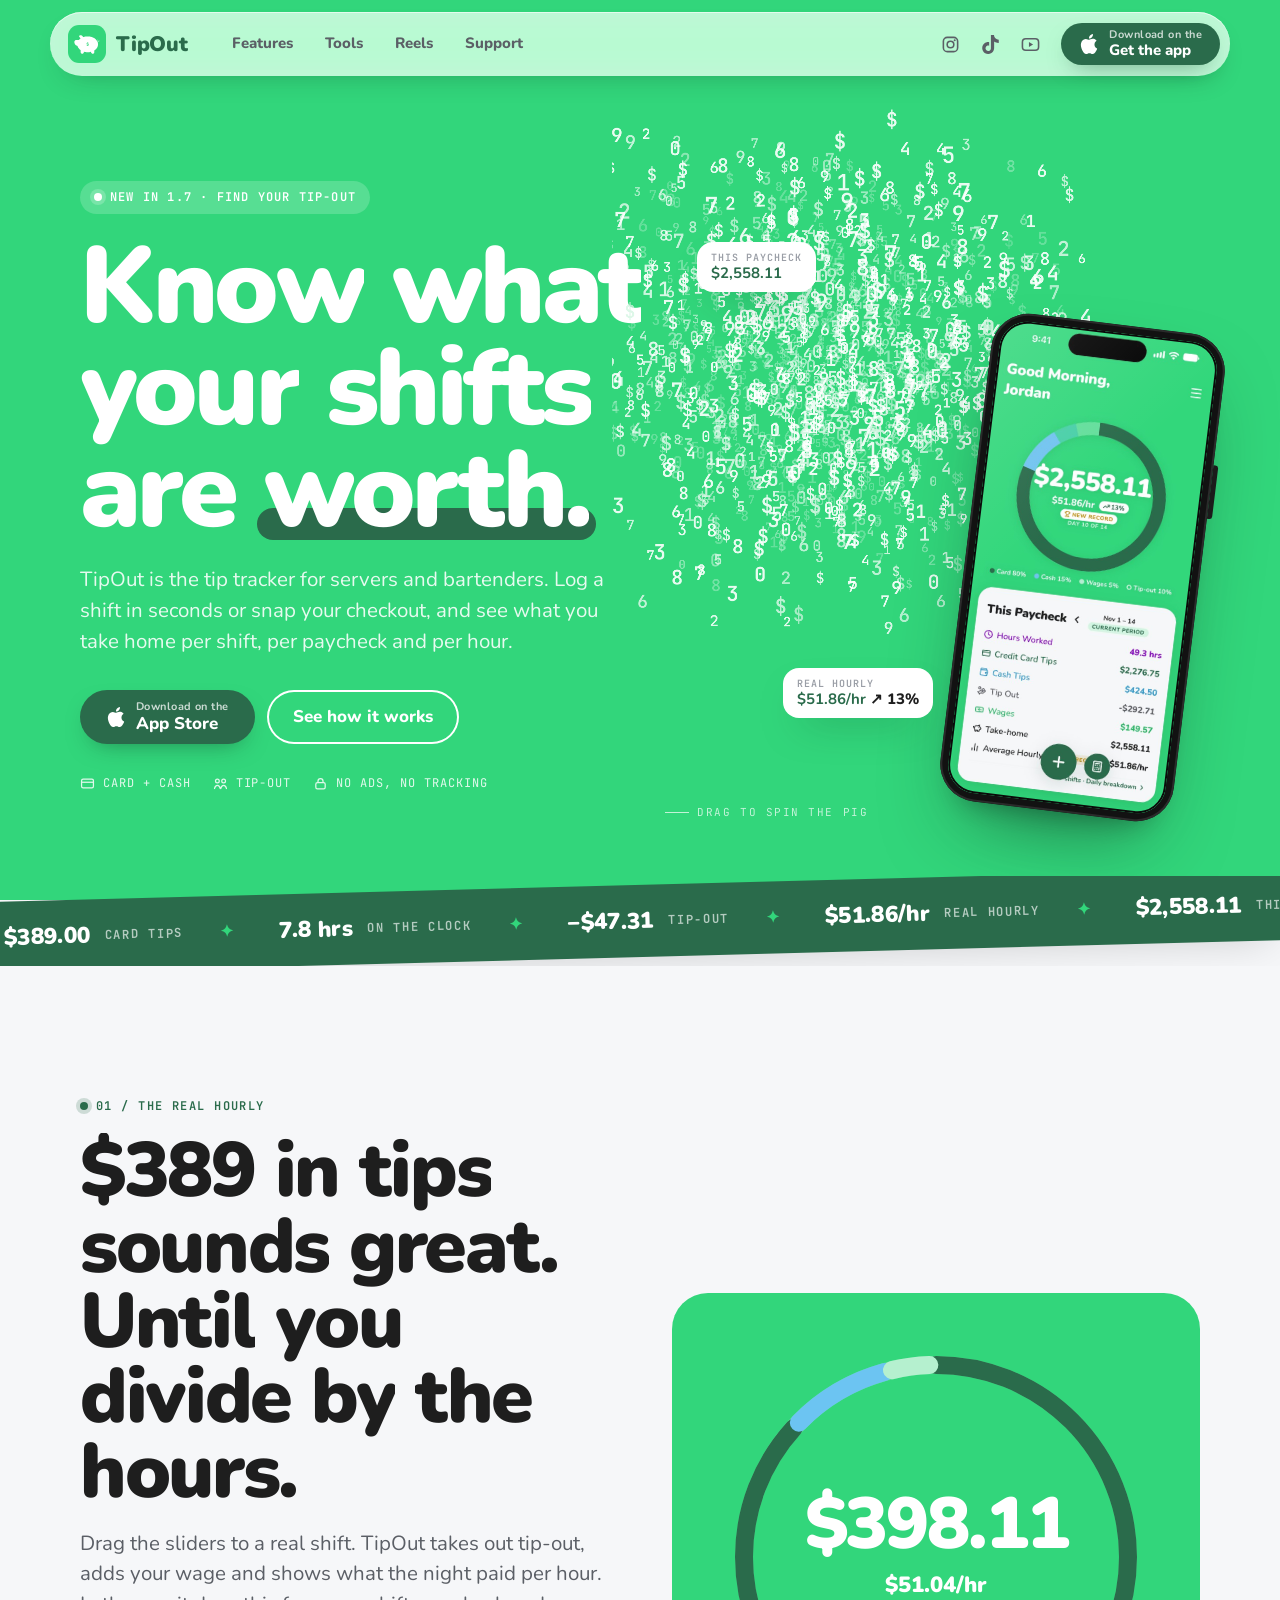
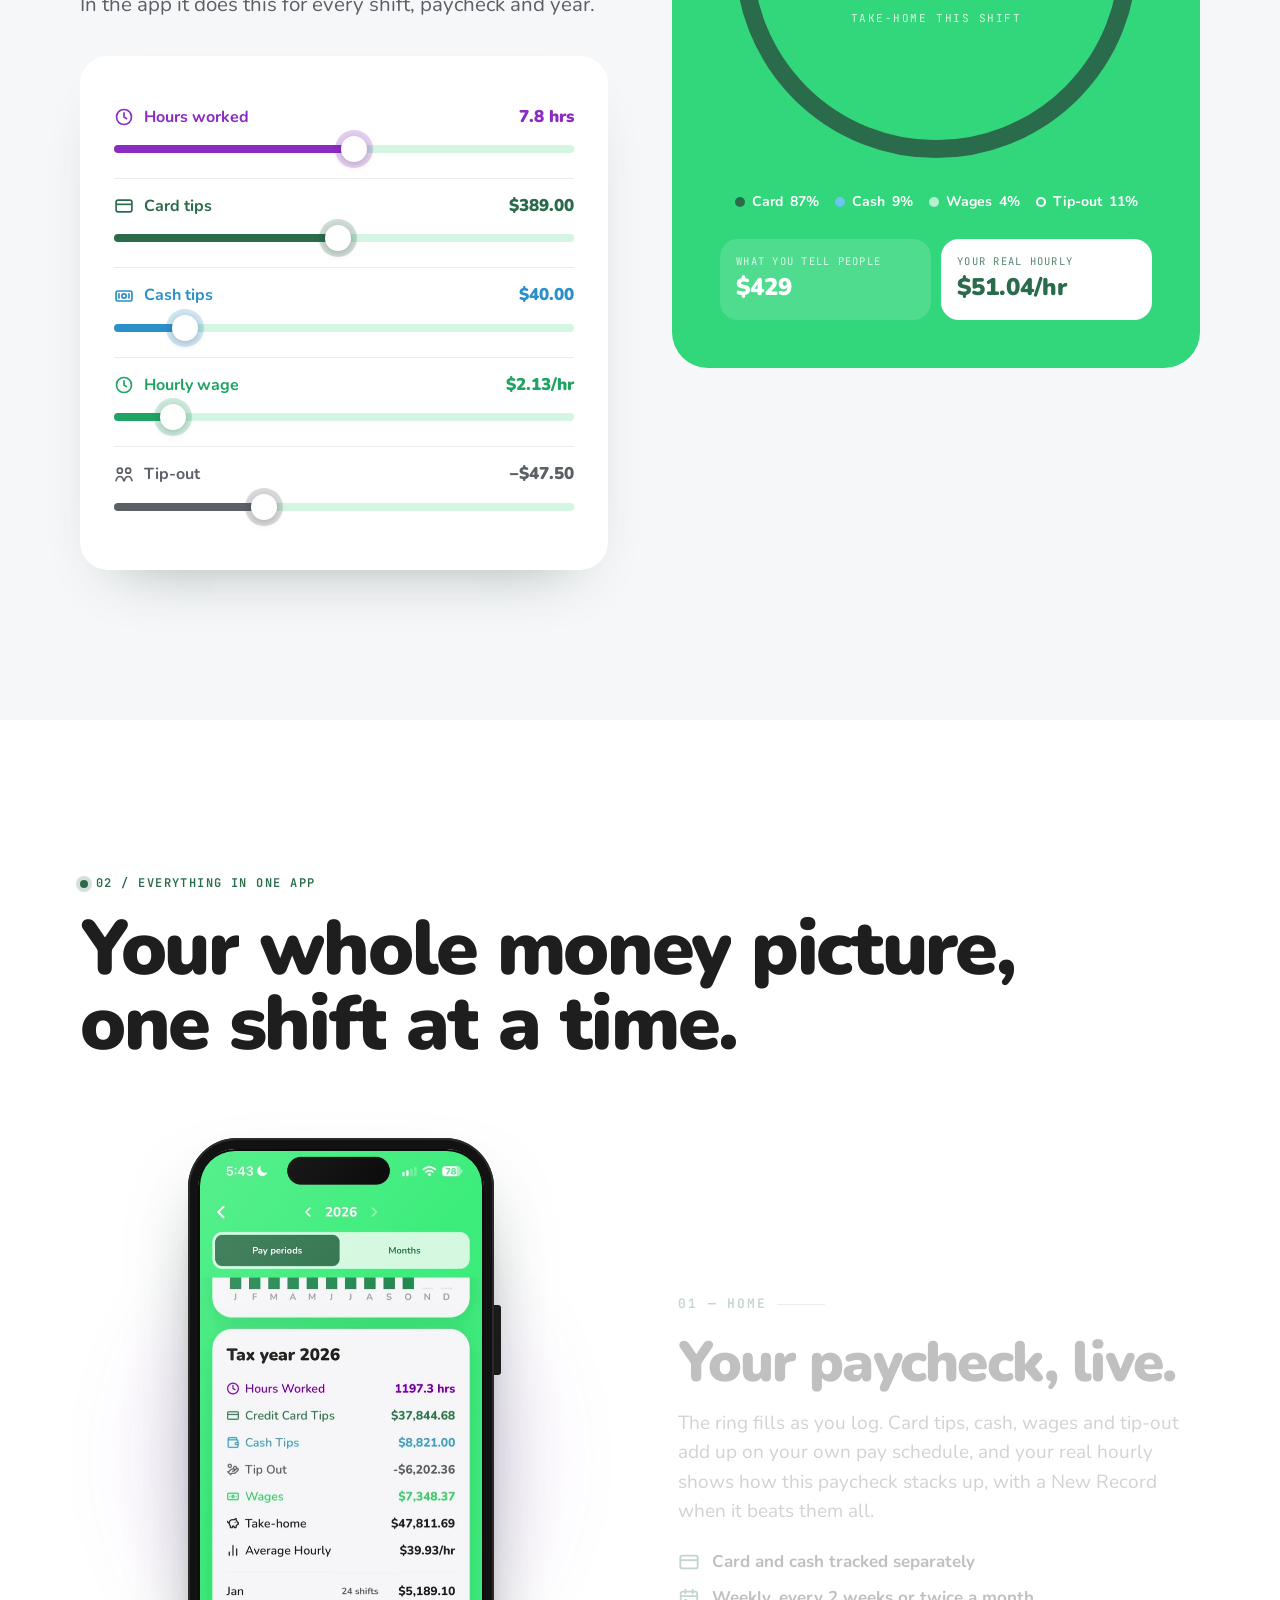
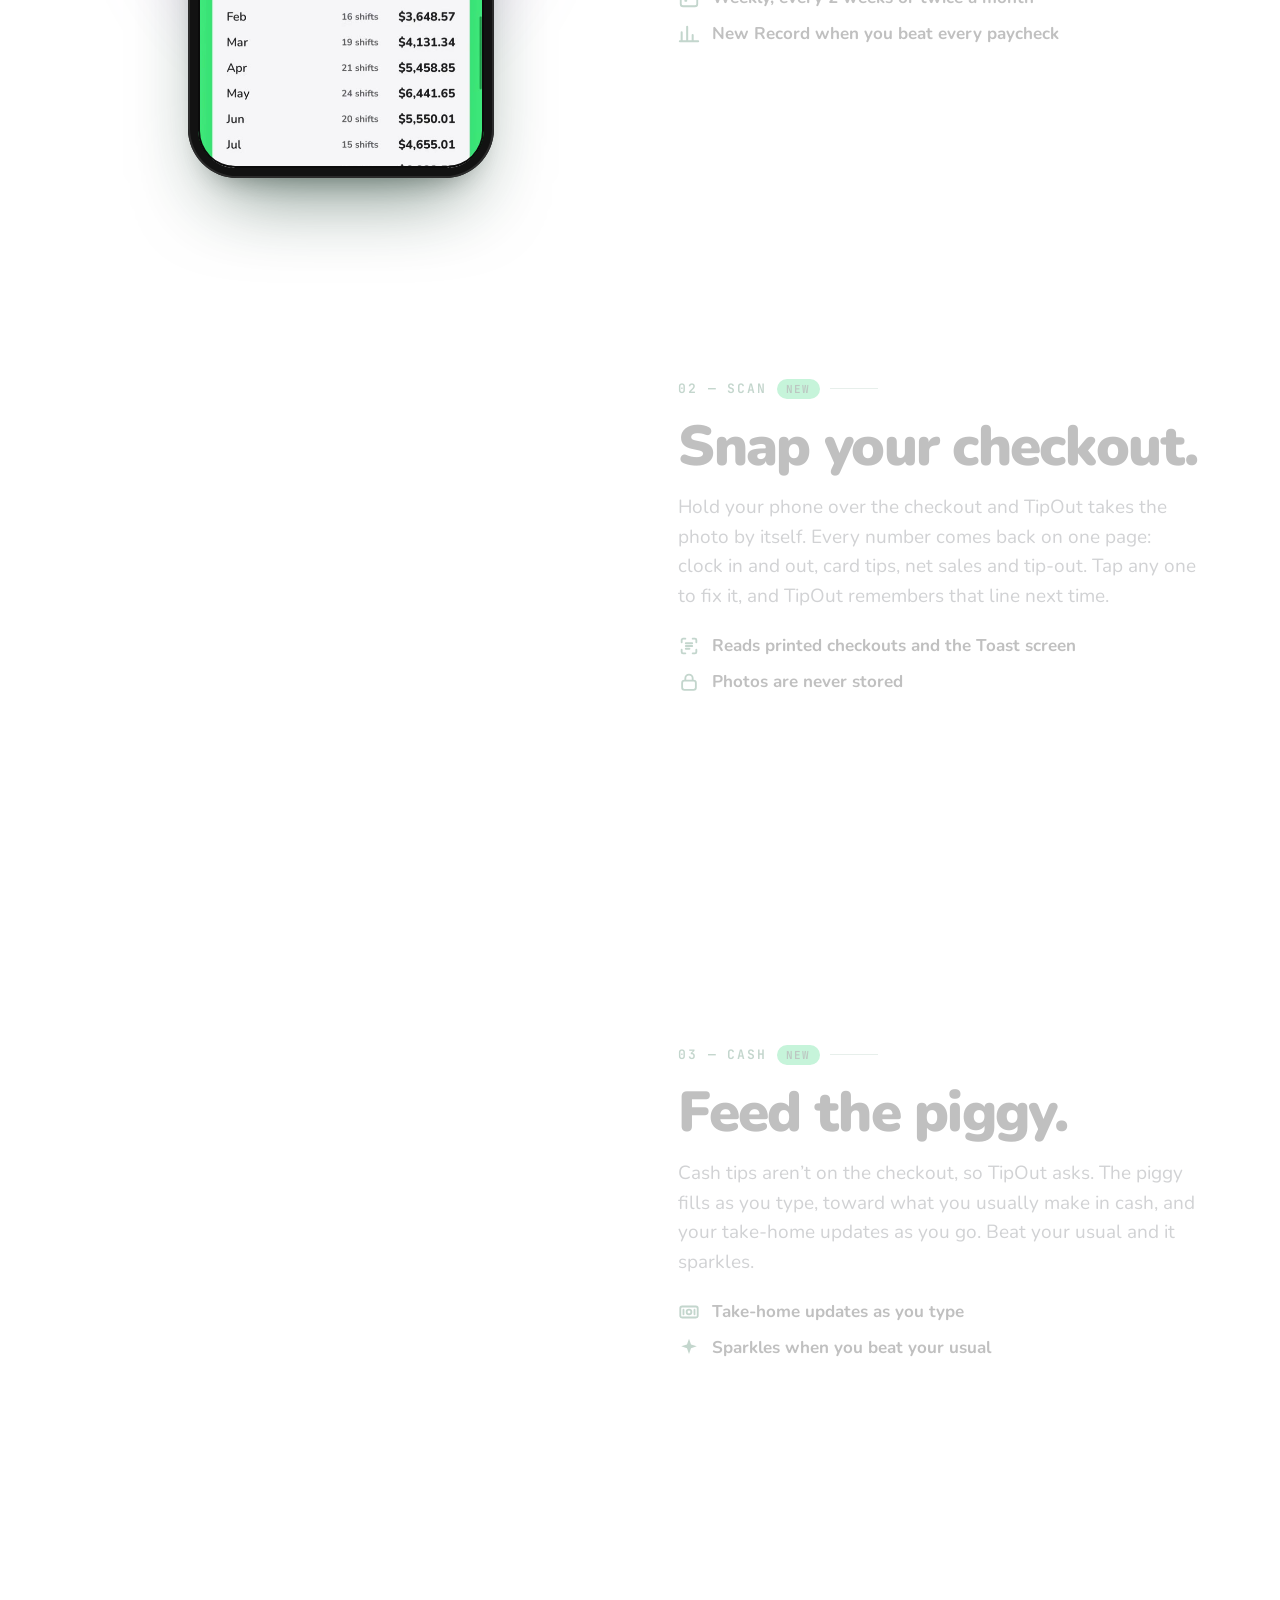
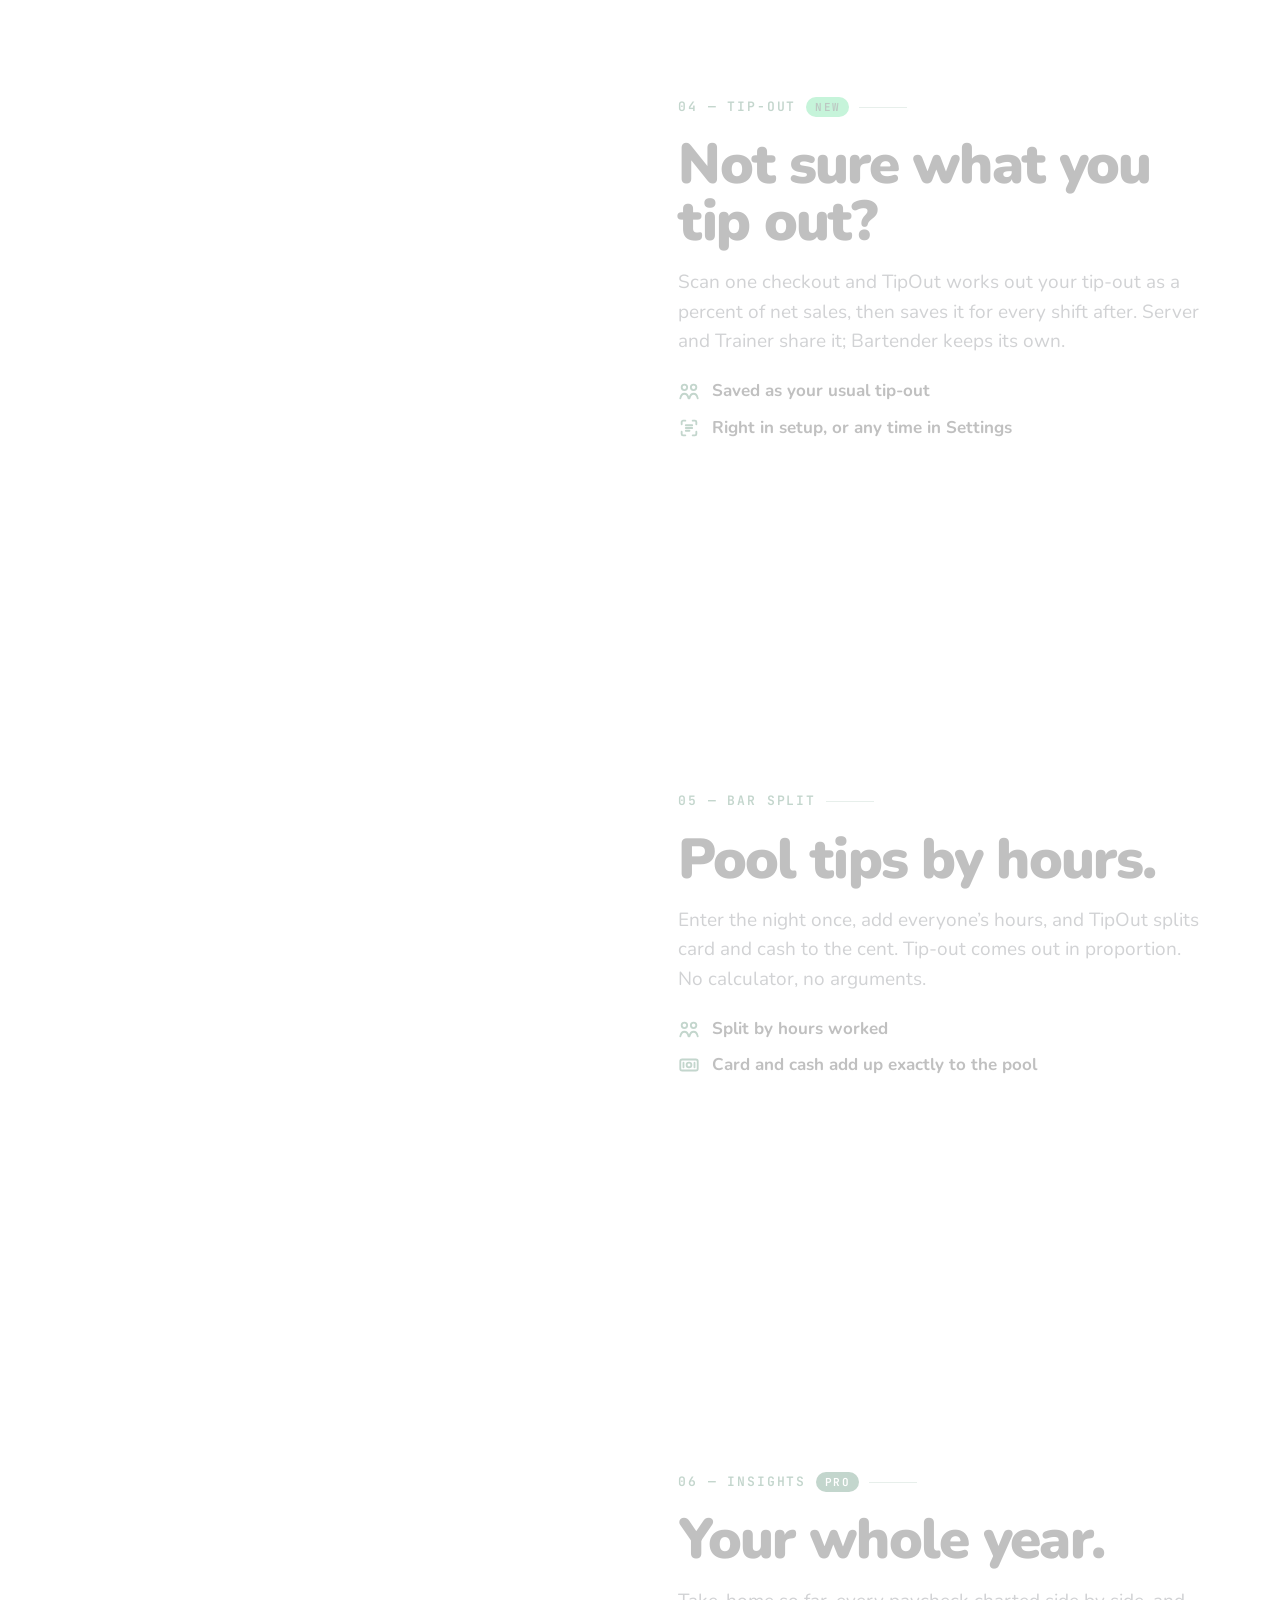
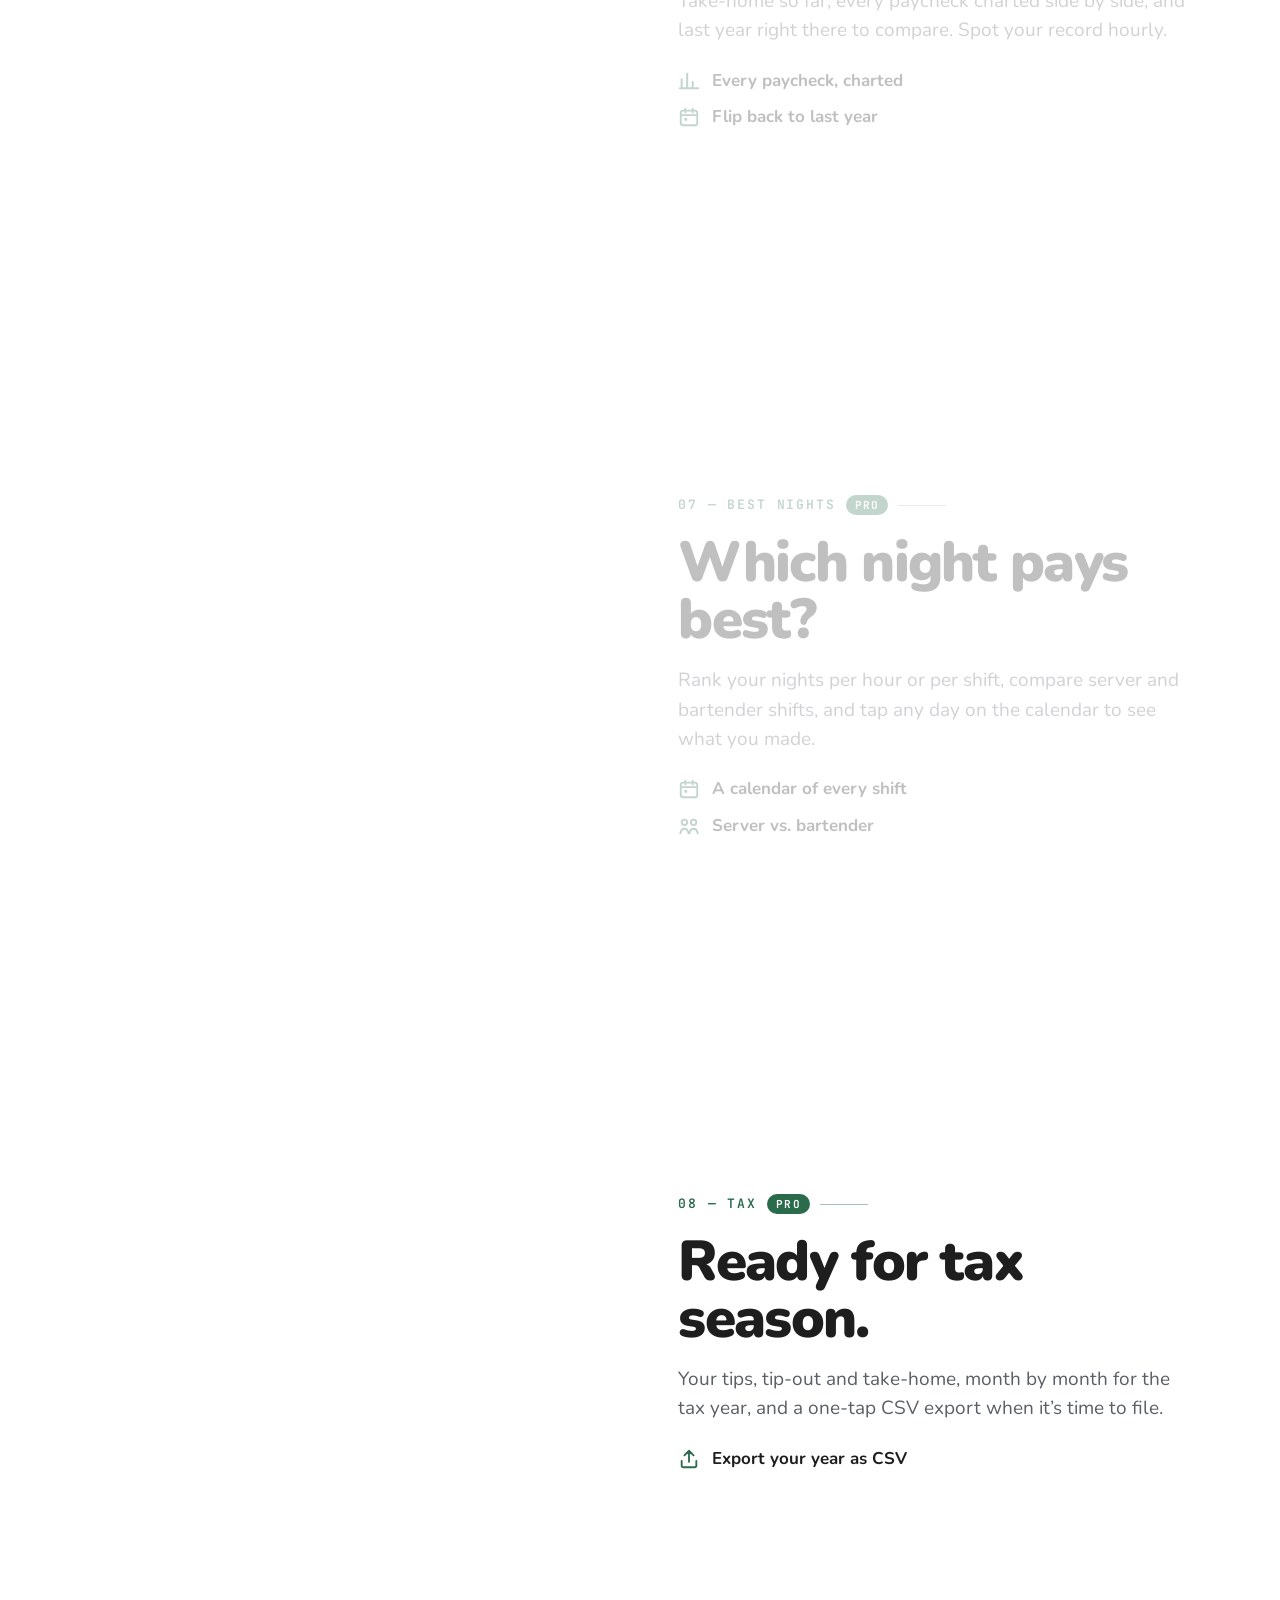
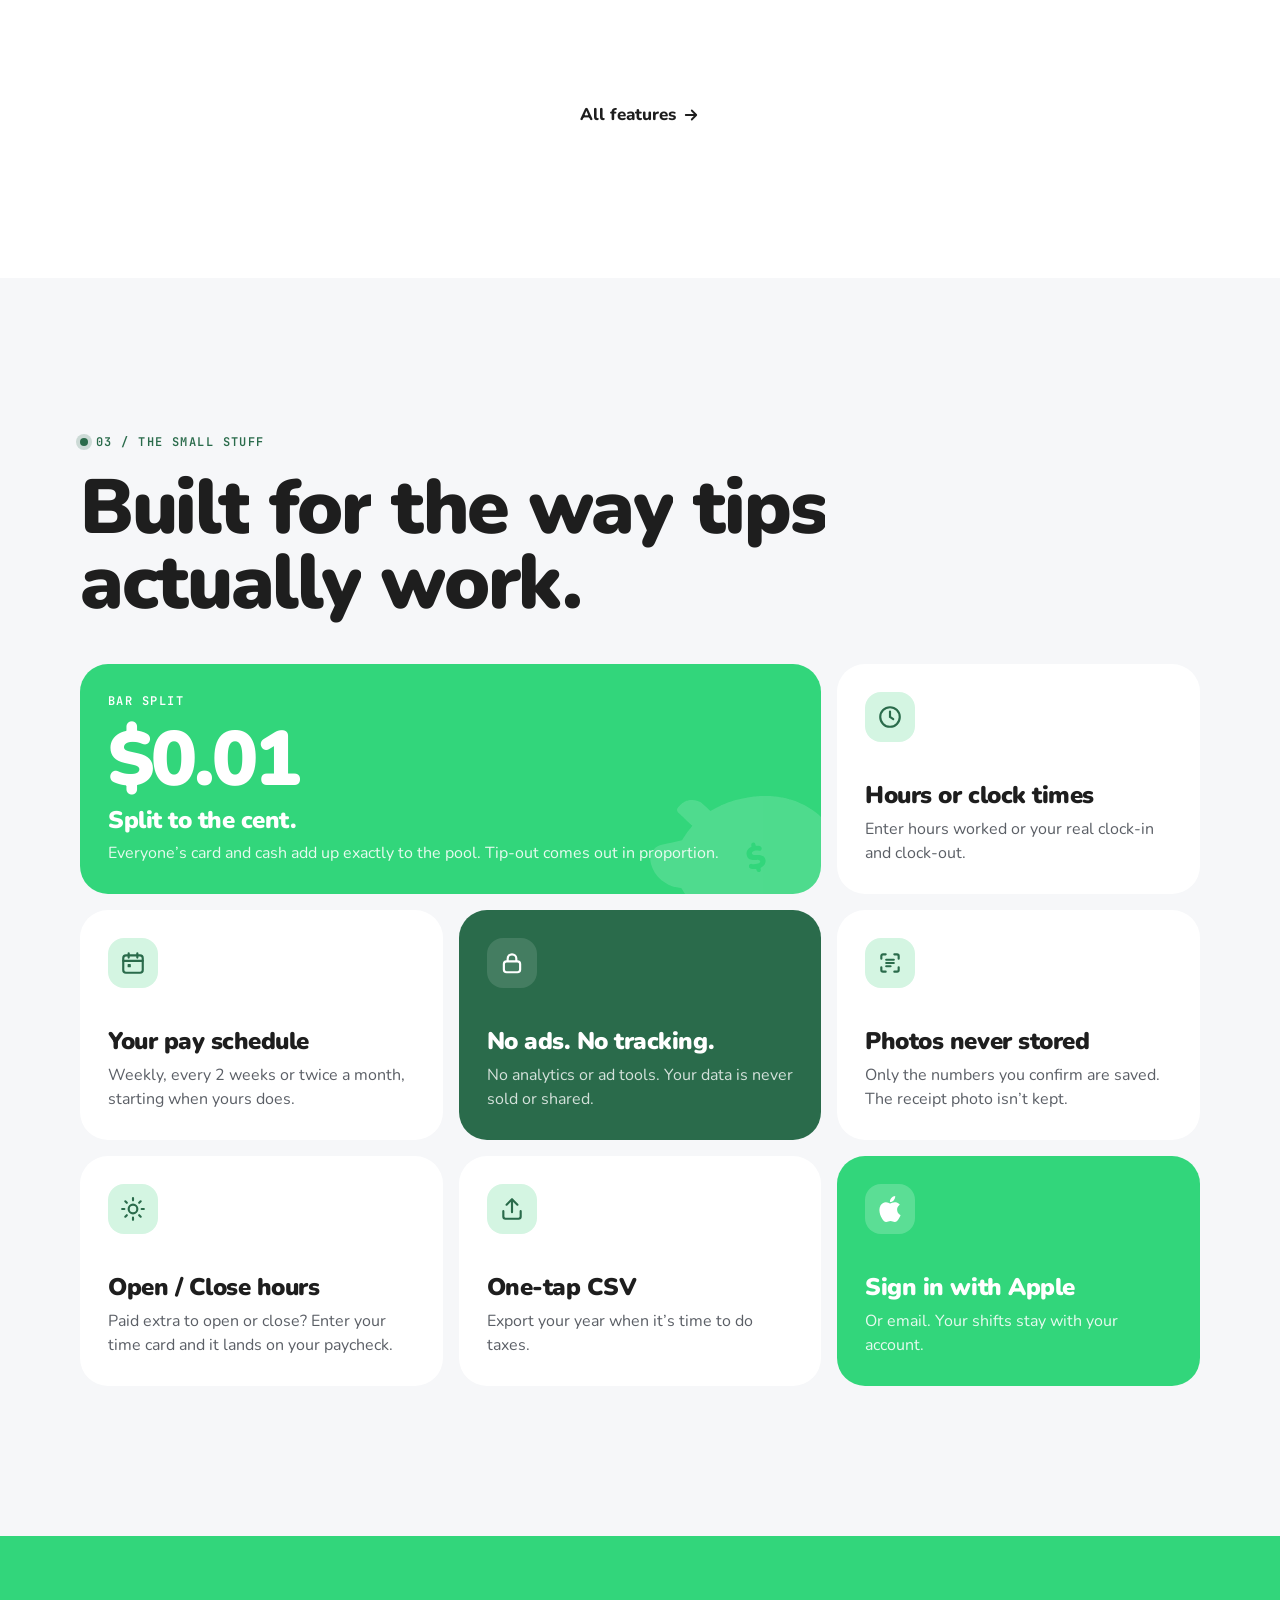
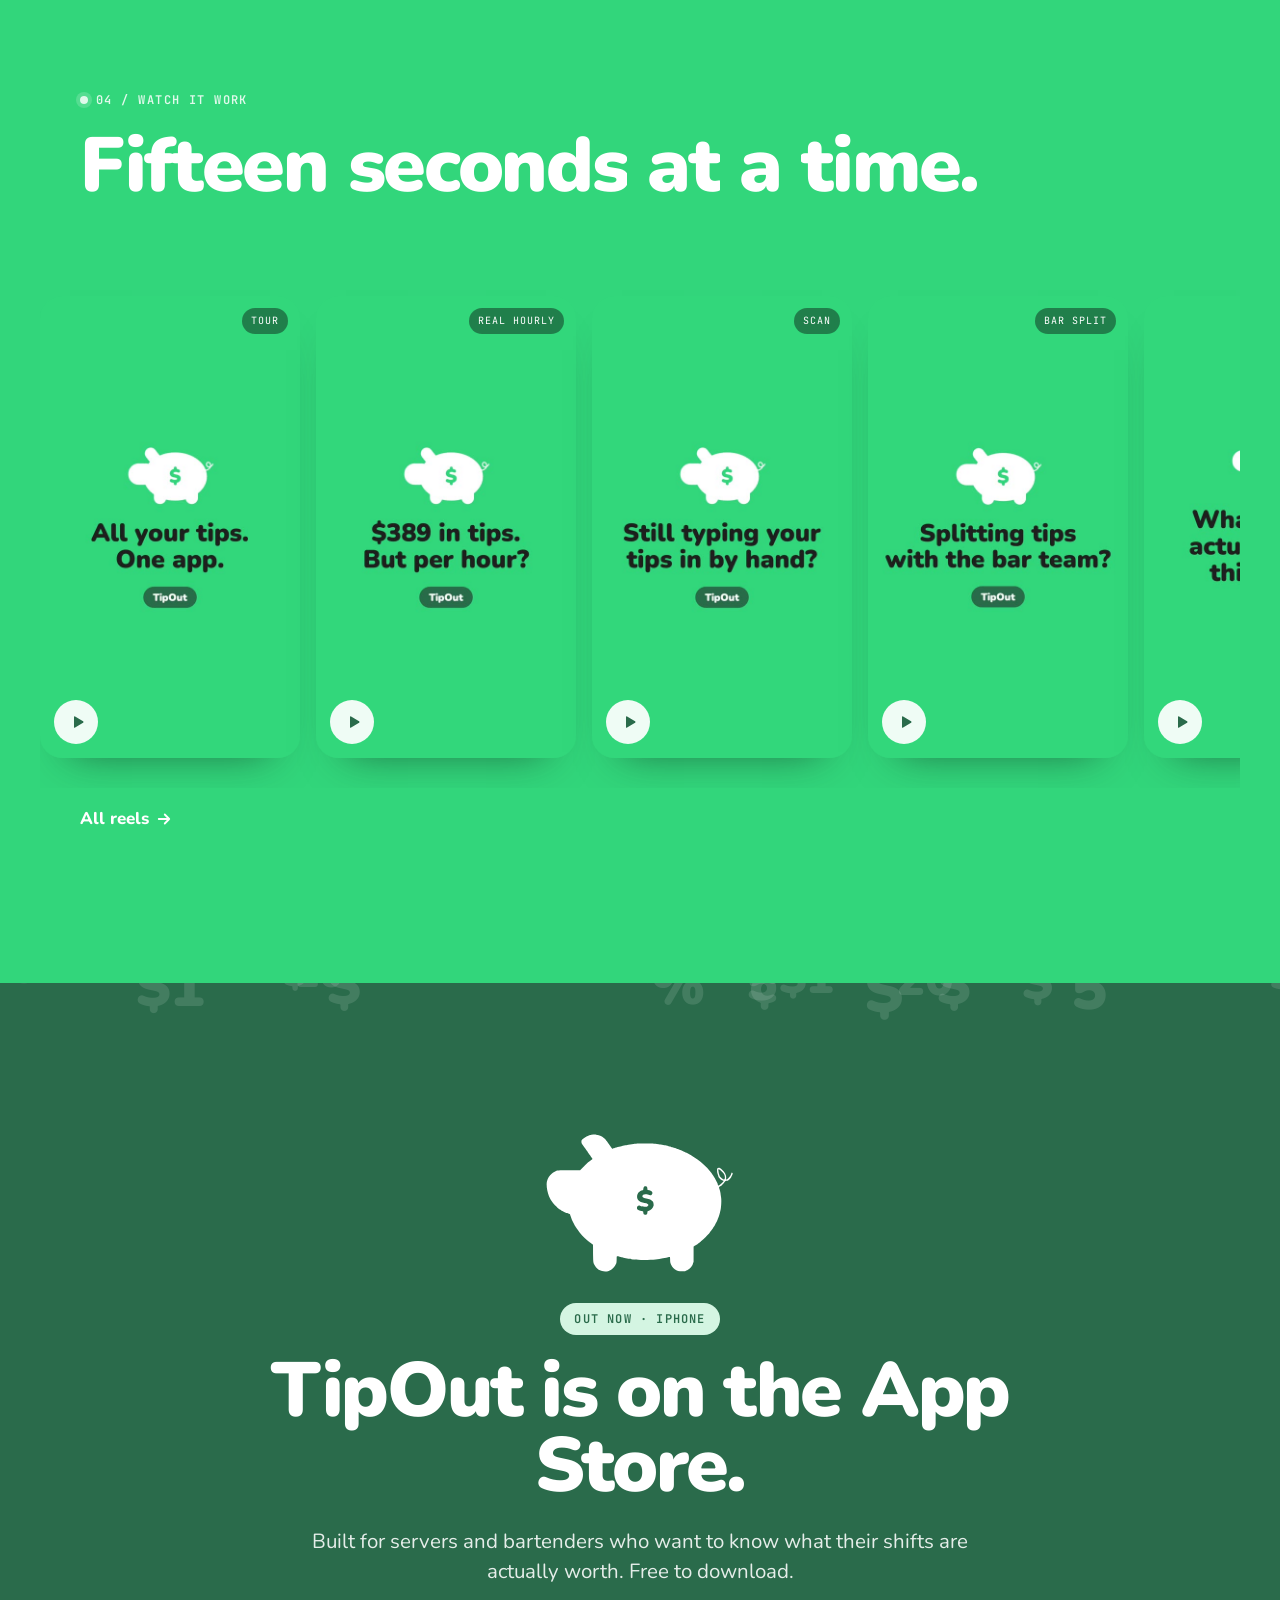
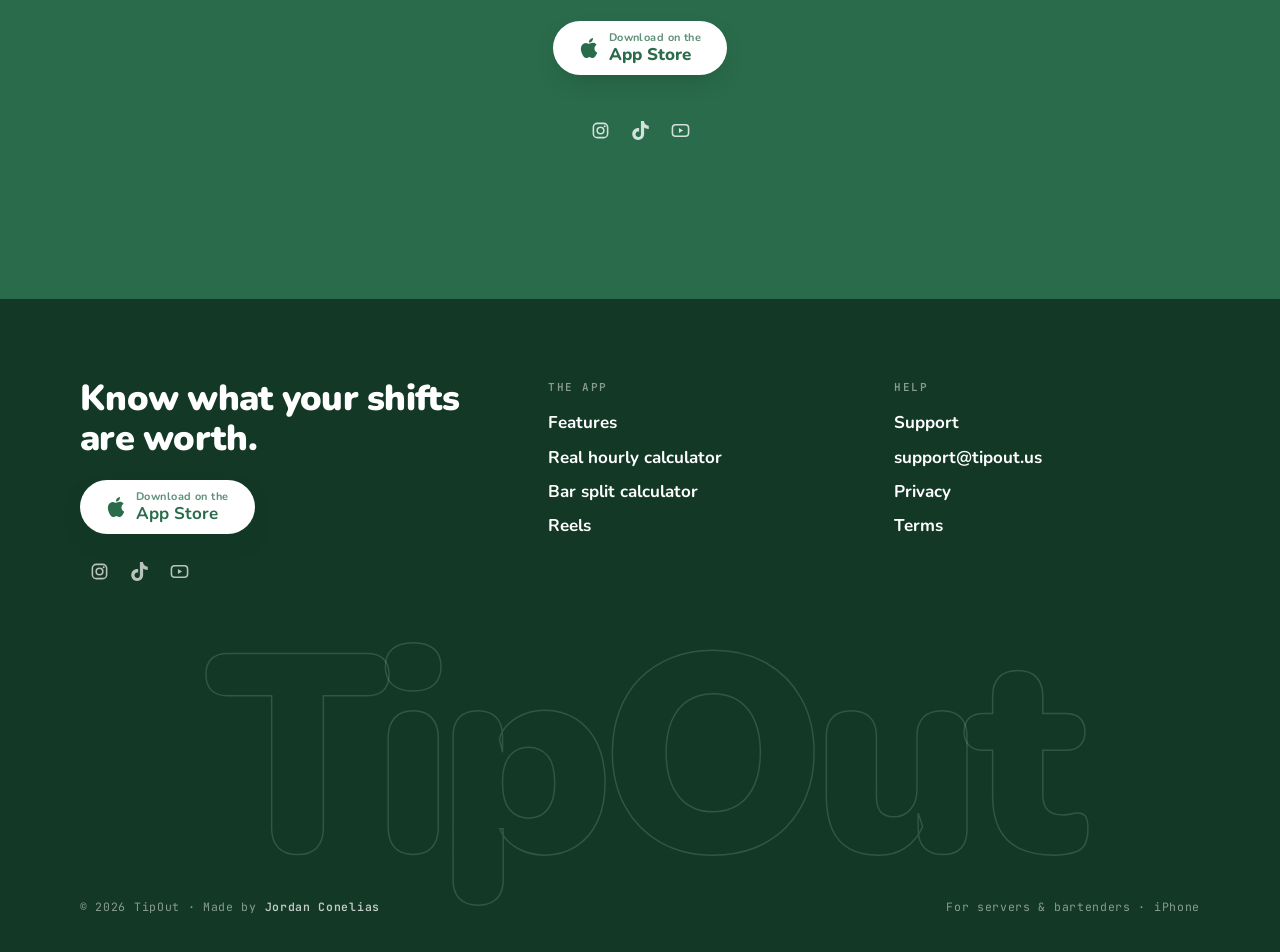
<file: index.html>
<!doctype html>
<html lang="en">
<head>
<meta charset="utf-8">
<meta name="viewport" content="width=device-width, initial-scale=1, viewport-fit=cover">
<meta name="theme-color" content="#32D67B">
<title>TipOut: Track Your Tips</title>
<meta name="description" content="TipOut is the tip tracker for servers and bartenders. Log a shift or snap your checkout, and see your real take-home per shift, per paycheck and per hour.">
<link rel="canonical" href="https://tipout.us/">
<meta name="apple-itunes-app" content="app-id=6817116243">
<meta property="og:type" content="website">
<meta property="og:site_name" content="TipOut">
<meta property="og:title" content="TipOut: Track Your Tips">
<meta property="og:description" content="TipOut is the tip tracker for servers and bartenders. Log a shift or snap your checkout, and see your real take-home per shift, per paycheck and per hour.">
<meta property="og:url" content="https://tipout.us/">
<meta property="og:image" content="https://tipout.us/og-image.png">
<meta property="og:image:width" content="1200">
<meta property="og:image:height" content="630">
<meta name="twitter:card" content="summary_large_image">
<link rel="icon" type="image/png" href="/favicon.png">
<link rel="apple-touch-icon" href="/apple-touch-icon.png">
<link rel="preconnect" href="https://fonts.googleapis.com">
<link rel="preconnect" href="https://fonts.gstatic.com" crossorigin>
<link href="https://fonts.googleapis.com/css2?family=JetBrains+Mono:wght@400;600;800&family=Nunito:wght@400;700;800;900&display=swap" rel="stylesheet">
<link rel="stylesheet" href="/assets/site.css?v=9">
</head>
<body>
<a class="sr" href="#main">Skip to content</a>
<header class="nav">
  <a class="brand" href="/" aria-label="TipOut home"><span class="mark"><img src="/pig.svg" alt="" width="26" height="19"></span>TipOut</a>
  <nav class="nav-links" aria-label="Main"><a href="/features/">Features</a><a href="/tools/">Tools</a><a href="/reels/">Reels</a><a href="/support/">Support</a></nav>
  <div class="nav-right">
    <div class="socials "><a data-social="instagram" href="https://instagram.com/tipout_us" target="_blank" rel="noopener" data-tip="Instagram @tipout_us" aria-label="Instagram @tipout_us"><svg class="i" aria-hidden="true"><use href="/assets/icons.svg#ig"/></svg></a><a data-social="tiktok" data-tip="TikTok" aria-label="TikTok"><svg class="i" aria-hidden="true"><use href="/assets/icons.svg#tt"/></svg></a><a data-social="youtube" data-tip="YouTube" aria-label="YouTube"><svg class="i" aria-hidden="true"><use href="/assets/icons.svg#yt"/></svg></a></div>
    <a class="btn small" data-appstore data-soon-href="/#launch" href="https://apps.apple.com/app/tipout-track-your-tips/id6817116243"><svg class="i" aria-hidden="true"><use href="/assets/icons.svg#apple"/></svg><span class="two"><span class="sub" data-cta-sub data-live="" data-soon=""></span><span data-cta-text data-live="Get the app" data-soon="Coming Oct 26">Get the app</span></span></a>
    <button class="nav-toggle" aria-label="Menu" aria-expanded="false"><span></span><span></span><span></span></button>
  </div>
</header>
<div class="menu on-deep" role="dialog" aria-label="Menu">
  <a class="big" href="/"><small>01</small>Home</a><a class="big" href="/features/"><small>02</small>Features</a><a class="big" href="/tools/"><small>03</small>Tools</a><a class="big" href="/reels/"><small>04</small>Reels</a><a class="big" href="/support/"><small>05</small>Support</a>
  <div class="foot">
    <a class="btn white small" data-appstore data-soon-href="/#launch" href="https://apps.apple.com/app/tipout-track-your-tips/id6817116243"><svg class="i" aria-hidden="true"><use href="/assets/icons.svg#apple"/></svg><span class="two"><span class="sub" data-cta-sub data-live="" data-soon=""></span><span data-cta-text data-live="Get the app" data-soon="Coming Oct 26">Get the app</span></span></a>
    <div class="socials "><a data-social="instagram" href="https://instagram.com/tipout_us" target="_blank" rel="noopener" aria-label="Instagram @tipout_us"><svg class="i" aria-hidden="true"><use href="/assets/icons.svg#ig"/></svg></a><a data-social="tiktok" aria-label="TikTok"><svg class="i" aria-hidden="true"><use href="/assets/icons.svg#tt"/></svg></a><a data-social="youtube" aria-label="YouTube"><svg class="i" aria-hidden="true"><use href="/assets/icons.svg#yt"/></svg></a></div>
  </div>
</div>
<aside class="rail" aria-label="Follow TipOut">
  <div class="socials "><a data-social="instagram" href="https://instagram.com/tipout_us" target="_blank" rel="noopener" data-tip="Instagram @tipout_us" aria-label="Instagram @tipout_us"><svg class="i" aria-hidden="true"><use href="/assets/icons.svg#ig"/></svg></a><a data-social="tiktok" data-tip="TikTok" aria-label="TikTok"><svg class="i" aria-hidden="true"><use href="/assets/icons.svg#tt"/></svg></a><a data-social="youtube" data-tip="YouTube" aria-label="YouTube"><svg class="i" aria-hidden="true"><use href="/assets/icons.svg#yt"/></svg></a></div>
  <a class="handle" href="https://instagram.com/tipout_us" target="_blank" rel="noopener">@tipout_us</a>
</aside>
<div class="status" aria-hidden="true"><i></i>TIPOUT · v1.7.0 · iPHONE</div>
<main id="main">
<div class="boot" aria-hidden="true">
  <div class="inner">
    <img src="/pig.svg" alt="">
    <div class="row"><span>TipOut</span><span data-pct>000%</span></div>
    <div class="amt">$0.00</div>
    <div class="bar"><i></i></div>
    <div class="row mt-s"><span>Counting tips<span class="blink">_</span></span><span>tap to skip</span></div>
  </div>
</div>
<section class="hero on-green">
  <div class="wrap">
    <div>
      <p class="chip rv"><span class="tag"><span class="dot blink"></span></span>New in 1.7 · Find your tip-out</p>
      <h1 class="h-xl split-words">Know what your shifts are <span class="hl">worth.</span></h1>
      <p class="lede rv" style="--d:.35s">TipOut is the tip tracker for servers and bartenders. Log a shift in seconds or snap your checkout, and see what you take home per shift, per paycheck and per hour.</p>
      <div class="ctas rv" style="--d:.45s">
        <a class="btn" data-appstore data-soon-href="/#launch" href="https://apps.apple.com/app/tipout-track-your-tips/id6817116243"><svg class="i" aria-hidden="true"><use href="/assets/icons.svg#apple"/></svg><span class="two"><span class="sub" data-cta-sub data-live="Download on the" data-soon="Coming to the App Store">Download on the</span><span data-cta-text data-live="App Store" data-soon="Monday, Oct 26">App Store</span></span></a>
        <a class="btn ghost" href="#how">See how it works</a>
      </div>
      <div class="meta rv" style="--d:.55s"><span><svg class="i" aria-hidden="true"><use href="/assets/icons.svg#card"/></svg>Card + cash</span><span><svg class="i" aria-hidden="true"><use href="/assets/icons.svg#split"/></svg>Tip-out</span><span><svg class="i" aria-hidden="true"><use href="/assets/icons.svg#lock"/></svg>No ads, no tracking</span></div>
    </div>
    <div class="stage rv" style="--d:.2s">
      <canvas data-pig3d aria-label="A spinning piggy bank made of tips. Drag to turn it." role="img"></canvas>
      <div class="phone "><div class="screen"><img src="/media/posters/screen-home.jpg" alt="" loading="eager"></div></div>
      <div class="float-chip c1"><small>This paycheck</small><b data-count="2558.11" data-dp="2" data-pre="$">$2,558.11</b></div>
      <div class="float-chip c2"><small>Real hourly</small><b>$51.86/hr</b> ↗ 13%</div>
      <p class="hint">Drag to spin the pig</p>
    </div>
  </div>
</section>
<div class="tw"><div class="ticker" aria-hidden="true"><div class="track"><span>$389.00 <em>card tips</em></span><span>7.8 hrs <em>on the clock</em></span><span>−$47.31 <em>tip-out</em></span><span>$51.86/hr <em>real hourly</em></span><span>$2,558.11 <em>this paycheck</em></span><span>Day 10 of 14 <em>pay period</em></span><span>$96.00 <em>cash</em></span><span>To the cent <em>bar split</em></span><span>$47,811.69 <em>this year</em></span><span>Saturday <em>best night</em></span><span>$389.00 <em>card tips</em></span><span>7.8 hrs <em>on the clock</em></span><span>−$47.31 <em>tip-out</em></span><span>$51.86/hr <em>real hourly</em></span><span>$2,558.11 <em>this paycheck</em></span><span>Day 10 of 14 <em>pay period</em></span><span>$96.00 <em>cash</em></span><span>To the cent <em>bar split</em></span><span>$47,811.69 <em>this year</em></span><span>Saturday <em>best night</em></span></div></div></div>
<section class="pad" id="real-hourly">
  <div class="wrap"><div class="calc" data-hourly>
  <div>
    <p class="tag kicker rv"><span class="dot"></span>01 / The real hourly</p>
    <h2 class="h-lg split-words">$389 in tips sounds great. <br>Until you divide by the hours.</h2>
    <p class="lede mt-s rv">Drag the sliders to a real shift. TipOut takes out tip-out, adds your wage and shows what the night paid per hour. In the app it does this for every shift, paycheck and year.</p>
    <div class="calc-card mt-m rv">
      <div class="field f-hours"><label for="hours"><svg class="i" aria-hidden="true"><use href="/assets/icons.svg#clock"/></svg>Hours worked</label><output data-out="hours"></output><input type="range" id="hours" name="hours" min="1" max="14" step="0.1" value="7.8"></div>
      <div class="field f-card"><label for="card"><svg class="i" aria-hidden="true"><use href="/assets/icons.svg#card"/></svg>Card tips</label><output data-out="card"></output><input type="range" id="card" name="card" min="0" max="800" step="1" value="389"></div>
      <div class="field f-cash"><label for="cash"><svg class="i" aria-hidden="true"><use href="/assets/icons.svg#cash"/></svg>Cash tips</label><output data-out="cash"></output><input type="range" id="cash" name="cash" min="0" max="300" step="1" value="40"></div>
      <div class="field f-wage"><label for="wage"><svg class="i" aria-hidden="true"><use href="/assets/icons.svg#clock"/></svg>Hourly wage</label><output data-out="wage"></output><input type="range" id="wage" name="wage" min="0" max="20" step="0.01" value="2.13"></div>
      <div class="field f-out"><label for="tipout"><svg class="i" aria-hidden="true"><use href="/assets/icons.svg#split"/></svg>Tip-out</label><output data-out="tipout"></output><input type="range" id="tipout" name="tipout" min="0" max="150" step="0.5" value="47.5"></div>
    </div>
  </div>
  <div class="on-green rv" style="border-radius:36px;padding:clamp(24px,4vw,48px)">
    <div class="ring-wrap">
      <svg viewBox="0 0 360 360" aria-hidden="true">
        <circle cx="180" cy="180" r="160" stroke="rgba(255,255,255,.18)"/>
        <circle data-seg="card" cx="180" cy="180" r="160" stroke="#2A6B4B" stroke-linecap="round"/>
        <circle data-seg="cash" cx="180" cy="180" r="160" stroke="#6CC4F2" stroke-linecap="round"/>
        <circle data-seg="wage" cx="180" cy="180" r="160" stroke="#B5F0CF" stroke-linecap="round"/>
      </svg>
      <div class="ring-center" aria-live="polite">
        <div class="big" data-out="take">$0</div>
        <div class="hr" data-out="hourly">$0/hr</div>
        <div class="cap">take-home this shift</div>
      </div>
    </div>
    <div class="legend">
      <span><i style="--c:#2A6B4B"></i>Card <b data-pct="card"></b></span>
      <span><i style="--c:#6CC4F2"></i>Cash <b data-pct="cash"></b></span>
      <span><i style="--c:#B5F0CF"></i>Wages <b data-pct="wage"></b></span>
      <span><i class="o"></i>Tip-out <b data-pct="tipout"></b></span>
    </div>
    <div class="vs">
      <div><small>What you tell people</small><b data-out="tips"></b></div>
      <div class="yes"><small>Your real hourly</small><b data-out="hourly"></b></div>
    </div>
  </div>
</div></div>
</section>
<section class="on-white pad" id="how">
  <div class="wrap">
    <p class="tag kicker rv"><span class="dot"></span>02 / Everything in one app</p>
    <h2 class="h-lg split-words" style="max-width:14em">Your whole money picture, one shift at a time.</h2>
    <div class="story">
  <div class="story-phone" aria-hidden="true"><div class="halo"></div><div class="phone"><div class="screen"><img src="/media/posters/screen-home.jpg" alt=""><video muted loop playsinline preload="none" poster="/media/posters/screen-home.jpg"></video></div></div></div>
  <div><article class="step" data-clip="home" data-still data-halo="rgba(50,214,123,.5)">
      <div class="phone mobile-phone"><div class="screen"><img src="/media/posters/screen-home.jpg" alt="" loading="lazy"></div></div>
      <p class="num">01 — HOME</p>
      <h3>Your paycheck, live.</h3>
      <p>The ring fills as you log. Card tips, cash, wages and tip-out add up on your own pay schedule, and your real hourly shows how this paycheck stacks up, with a New Record when it beats them all.</p>
      <ul><li><svg class="i" aria-hidden="true"><use href="/assets/icons.svg#card"/></svg><span>Card and cash tracked separately</span></li><li><svg class="i" aria-hidden="true"><use href="/assets/icons.svg#cal"/></svg><span>Weekly, every 2 weeks or twice a month</span></li><li><svg class="i" aria-hidden="true"><use href="/assets/icons.svg#chart"/></svg><span>New Record when you beat every paycheck</span></li></ul>
    </article><article class="step" data-clip="check" data-still data-halo="rgba(30,30,30,.25)">
      <div class="phone mobile-phone"><div class="screen"><img src="/media/posters/screen-check.jpg" alt="" loading="lazy"></div></div>
      <p class="num">02 — SCAN <span class="badge new">NEW</span></p>
      <h3>Snap your checkout.</h3>
      <p>Hold your phone over the checkout and TipOut takes the photo by itself. Every number comes back on one page: clock in and out, card tips, net sales and tip-out. Tap any one to fix it, and TipOut remembers that line next time.</p>
      <ul><li><svg class="i" aria-hidden="true"><use href="/assets/icons.svg#scan"/></svg><span>Reads printed checkouts and the Toast screen</span></li><li><svg class="i" aria-hidden="true"><use href="/assets/icons.svg#lock"/></svg><span>Photos are never stored</span></li></ul>
    </article><article class="step" data-clip="cash" data-still data-halo="rgba(50,214,123,.5)">
      <div class="phone mobile-phone"><div class="screen"><img src="/media/posters/screen-cash.jpg" alt="" loading="lazy"></div></div>
      <p class="num">03 — CASH <span class="badge new">NEW</span></p>
      <h3>Feed the piggy.</h3>
      <p>Cash tips aren’t on the checkout, so TipOut asks. The piggy fills as you type, toward what you usually make in cash, and your take-home updates as you go. Beat your usual and it sparkles.</p>
      <ul><li><svg class="i" aria-hidden="true"><use href="/assets/icons.svg#cash"/></svg><span>Take-home updates as you type</span></li><li><svg class="i" aria-hidden="true"><use href="/assets/icons.svg#sparkle"/></svg><span>Sparkles when you beat your usual</span></li></ul>
    </article><article class="step" data-clip="tipout" data-still data-halo="rgba(50,214,123,.5)">
      <div class="phone mobile-phone"><div class="screen"><img src="/media/posters/screen-tipout.jpg" alt="" loading="lazy"></div></div>
      <p class="num">04 — TIP-OUT <span class="badge new">NEW</span></p>
      <h3>Not sure what you tip out?</h3>
      <p>Scan one checkout and TipOut works out your tip-out as a percent of net sales, then saves it for every shift after. Server and Trainer share it; Bartender keeps its own.</p>
      <ul><li><svg class="i" aria-hidden="true"><use href="/assets/icons.svg#split"/></svg><span>Saved as your usual tip-out</span></li><li><svg class="i" aria-hidden="true"><use href="/assets/icons.svg#scan"/></svg><span>Right in setup, or any time in Settings</span></li></ul>
    </article><article class="step" data-clip="barsplit-17" data-still data-halo="rgba(42,107,75,.45)">
      <div class="phone mobile-phone"><div class="screen"><img src="/media/posters/screen-barsplit-17.jpg" alt="" loading="lazy"></div></div>
      <p class="num">05 — BAR SPLIT</p>
      <h3>Pool tips by hours.</h3>
      <p>Enter the night once, add everyone’s hours, and TipOut splits card and cash to the cent. Tip-out comes out in proportion. No calculator, no arguments.</p>
      <ul><li><svg class="i" aria-hidden="true"><use href="/assets/icons.svg#split"/></svg><span>Split by hours worked</span></li><li><svg class="i" aria-hidden="true"><use href="/assets/icons.svg#cash"/></svg><span>Card and cash add up exactly to the pool</span></li></ul>
    </article><article class="step" data-clip="year" data-halo="rgba(93,183,234,.45)">
      <div class="phone mobile-phone"><div class="screen"><img src="/media/posters/screen-year.jpg" alt="" loading="lazy"><video data-auto muted loop playsinline preload="none" poster="/media/posters/screen-year.jpg" src="/media/screens/year.mp4" aria-hidden="true"></video></div></div>
      <p class="num">06 — INSIGHTS <span class="badge pro">PRO</span></p>
      <h3>Your whole year.</h3>
      <p>Take-home so far, every paycheck charted side by side, and last year right there to compare. Spot your record hourly.</p>
      <ul><li><svg class="i" aria-hidden="true"><use href="/assets/icons.svg#chart"/></svg><span>Every paycheck, charted</span></li><li><svg class="i" aria-hidden="true"><use href="/assets/icons.svg#cal"/></svg><span>Flip back to last year</span></li></ul>
    </article><article class="step" data-clip="best-nights" data-halo="rgba(42,107,75,.4)">
      <div class="phone mobile-phone"><div class="screen"><img src="/media/posters/screen-best-nights.jpg" alt="" loading="lazy"><video data-auto muted loop playsinline preload="none" poster="/media/posters/screen-best-nights.jpg" src="/media/screens/best-nights.mp4" aria-hidden="true"></video></div></div>
      <p class="num">07 — BEST NIGHTS <span class="badge pro">PRO</span></p>
      <h3>Which night pays best?</h3>
      <p>Rank your nights per hour or per shift, compare server and bartender shifts, and tap any day on the calendar to see what you made.</p>
      <ul><li><svg class="i" aria-hidden="true"><use href="/assets/icons.svg#cal"/></svg><span>A calendar of every shift</span></li><li><svg class="i" aria-hidden="true"><use href="/assets/icons.svg#split"/></svg><span>Server vs. bartender</span></li></ul>
    </article><article class="step" data-clip="tax" data-halo="rgba(138,43,194,.25)">
      <div class="phone mobile-phone"><div class="screen"><img src="/media/posters/screen-tax.jpg" alt="" loading="lazy"><video data-auto muted loop playsinline preload="none" poster="/media/posters/screen-tax.jpg" src="/media/screens/tax.mp4" aria-hidden="true"></video></div></div>
      <p class="num">08 — TAX <span class="badge pro">PRO</span></p>
      <h3>Ready for tax season.</h3>
      <p>Your tips, tip-out and take-home, month by month for the tax year, and a one-tap CSV export when it’s time to file.</p>
      <ul><li><svg class="i" aria-hidden="true"><use href="/assets/icons.svg#export"/></svg><span>Export your year as CSV</span></li></ul>
    </article></div>
</div>
    <p class="center mt-m"><a class="link-arrow" href="/features/">All features <svg class="i" aria-hidden="true"><use href="/assets/icons.svg#arrow"/></svg></a></p>
  </div>
</section>
<section class="pad">
  <div class="wrap">
    <p class="tag kicker rv"><span class="dot"></span>03 / The small stuff</p>
    <h2 class="h-lg split-words mb" style="max-width:13em;margin-bottom:44px">Built for the way tips actually work.</h2>
    <div class="bento">
  <div class="tile g t4 wide-m rv"><img class="deco" src="/pig.svg" alt="">
    <span class="tag">Bar split</span>
    <div class="bigstat">$0.01</div>
    <h3>Split to the cent.</h3>
    <p>Everyone’s card and cash add up exactly to the pool. Tip-out comes out in proportion.</p>
  </div>
  <div class="tile t2 rv" style="--d:.08s"><span class="ico"><svg class="i" aria-hidden="true"><use href="/assets/icons.svg#clock"/></svg></span><h3>Hours or clock times</h3><p>Enter hours worked or your real clock-in and clock-out.</p></div>
  <div class="tile t2 rv"><span class="ico"><svg class="i" aria-hidden="true"><use href="/assets/icons.svg#cal"/></svg></span><h3>Your pay schedule</h3><p>Weekly, every 2 weeks or twice a month, starting when yours does.</p></div>
  <div class="tile d t2 rv" style="--d:.08s"><span class="ico"><svg class="i" aria-hidden="true"><use href="/assets/icons.svg#lock"/></svg></span><h3>No ads. No tracking.</h3><p>No analytics or ad tools. Your data is never sold or shared.</p></div>
  <div class="tile t2 rv" style="--d:.16s"><span class="ico"><svg class="i" aria-hidden="true"><use href="/assets/icons.svg#scan"/></svg></span><h3>Photos never stored</h3><p>Only the numbers you confirm are saved. The receipt photo isn’t kept.</p></div>
  <div class="tile t2 rv"><span class="ico"><svg class="i" aria-hidden="true"><use href="/assets/icons.svg#sun"/></svg></span><h3>Open / Close hours</h3><p>Paid extra to open or close? Enter your time card and it lands on your paycheck.</p></div>
  <div class="tile t2 rv" style="--d:.08s"><span class="ico"><svg class="i" aria-hidden="true"><use href="/assets/icons.svg#export"/></svg></span><h3>One-tap CSV</h3><p>Export your year when it’s time to do taxes.</p></div>
  <div class="tile g t2 rv" style="--d:.16s"><span class="ico"><svg class="i" aria-hidden="true"><use href="/assets/icons.svg#apple"/></svg></span><h3>Sign in with Apple</h3><p>Or email. Your shifts stay with your account.</p></div>
</div>
  </div>
</section>
<section class="on-green pad" id="reels">
  <div class="wrap">
    <div class="reels-head">
      <div>
        <p class="tag kicker rv"><span class="dot"></span>04 / Watch it work</p>
        <h2 class="h-lg split-words">Fifteen seconds at a time.</h2>
      </div>
      <a class="quiet-follow rv" href="https://instagram.com/tipout_us" target="_blank" rel="noopener" data-social="instagram"><svg class="i" aria-hidden="true"><use href="/assets/icons.svg#ig"/></svg>More on Instagram, @tipout_us</a>
    </div>
    <div class="reel-strip"><button class="reel" data-src="/media/reels/tour.mp4" data-title="All your tips. One app." aria-label="Play reel: All your tips. One app."><img src="/media/posters/reel-tour.jpg" alt="" loading="lazy"><video muted loop playsinline preload="none" src="/media/reels/tour.mp4"></video><span class="lbl">Tour</span><span class="play"><svg class="i" aria-hidden="true"><use href="/assets/icons.svg#play"/></svg></span></button><button class="reel" data-src="/media/reels/real-hourly.mp4" data-title="$389 in tips. But per hour?" aria-label="Play reel: $389 in tips. But per hour?"><img src="/media/posters/reel-real-hourly.jpg" alt="" loading="lazy"><video muted loop playsinline preload="none" src="/media/reels/real-hourly.mp4"></video><span class="lbl">Real hourly</span><span class="play"><svg class="i" aria-hidden="true"><use href="/assets/icons.svg#play"/></svg></span></button><button class="reel" data-src="/media/reels/scan.mp4" data-title="Still typing your tips in by hand?" aria-label="Play reel: Still typing your tips in by hand?"><img src="/media/posters/reel-scan.jpg" alt="" loading="lazy"><video muted loop playsinline preload="none" src="/media/reels/scan.mp4"></video><span class="lbl">Scan</span><span class="play"><svg class="i" aria-hidden="true"><use href="/assets/icons.svg#play"/></svg></span></button><button class="reel" data-src="/media/reels/barsplit.mp4" data-title="Splitting tips with the bar team?" aria-label="Play reel: Splitting tips with the bar team?"><img src="/media/posters/reel-barsplit.jpg" alt="" loading="lazy"><video muted loop playsinline preload="none" src="/media/reels/barsplit.mp4"></video><span class="lbl">Bar split</span><span class="play"><svg class="i" aria-hidden="true"><use href="/assets/icons.svg#play"/></svg></span></button><button class="reel" data-src="/media/reels/paycheck.mp4" data-title="What did you actually make this week?" aria-label="Play reel: What did you actually make this week?"><img src="/media/posters/reel-paycheck.jpg" alt="" loading="lazy"><video muted loop playsinline preload="none" src="/media/reels/paycheck.mp4"></video><span class="lbl">Paycheck</span><span class="play"><svg class="i" aria-hidden="true"><use href="/assets/icons.svg#play"/></svg></span></button><button class="reel" data-src="/media/reels/three-things.mp4" data-title="3 things your Notes app can&#x27;t do" aria-label="Play reel: 3 things your Notes app can&#x27;t do"><img src="/media/posters/reel-three-things.jpg" alt="" loading="lazy"><video muted loop playsinline preload="none" src="/media/reels/three-things.mp4"></video><span class="lbl">Notes app</span><span class="play"><svg class="i" aria-hidden="true"><use href="/assets/icons.svg#play"/></svg></span></button><button class="reel" data-src="/media/reels/best-nights.mp4" data-title="Which night actually pays best?" aria-label="Play reel: Which night actually pays best?"><img src="/media/posters/reel-best-nights.jpg" alt="" loading="lazy"><video muted loop playsinline preload="none" src="/media/reels/best-nights.mp4"></video><span class="lbl">Best nights</span><span class="play"><svg class="i" aria-hidden="true"><use href="/assets/icons.svg#play"/></svg></span></button><button class="reel" data-src="/media/reels/year.mp4" data-title="Do you know what you made this year?" aria-label="Play reel: Do you know what you made this year?"><img src="/media/posters/reel-year.jpg" alt="" loading="lazy"><video muted loop playsinline preload="none" src="/media/reels/year.mp4"></video><span class="lbl">Your year</span><span class="play"><svg class="i" aria-hidden="true"><use href="/assets/icons.svg#play"/></svg></span></button><button class="reel" data-src="/media/reels/rescan.mp4" data-title="Same checkout every shift?" aria-label="Play reel: Same checkout every shift?"><img src="/media/posters/reel-rescan.jpg" alt="" loading="lazy"><video muted loop playsinline preload="none" src="/media/reels/rescan.mp4"></video><span class="lbl">Rescan</span><span class="play"><svg class="i" aria-hidden="true"><use href="/assets/icons.svg#play"/></svg></span></button><button class="reel" data-src="/media/reels/tax.mp4" data-title="Tax season coming up?" aria-label="Play reel: Tax season coming up?"><img src="/media/posters/reel-tax.jpg" alt="" loading="lazy"><video muted loop playsinline preload="none" src="/media/reels/tax.mp4"></video><span class="lbl">Tax</span><span class="play"><svg class="i" aria-hidden="true"><use href="/assets/icons.svg#play"/></svg></span></button><button class="reel" data-src="/media/reels/openclose.mp4" data-title="Getting paid to open or close?" aria-label="Play reel: Getting paid to open or close?"><img src="/media/posters/reel-openclose.jpg" alt="" loading="lazy"><video muted loop playsinline preload="none" src="/media/reels/openclose.mp4"></video><span class="lbl">Open/Close</span><span class="play"><svg class="i" aria-hidden="true"><use href="/assets/icons.svg#play"/></svg></span></button></div>
    <p class="mt-s"><a class="link-arrow" href="/reels/" style="color:#fff">All reels <svg class="i" aria-hidden="true"><use href="/assets/icons.svg#arrow"/></svg></a></p>
  </div>
</section>
<section class="launch on-deep pad" id="launch">
  <div class="coins" aria-hidden="true"></div>
  <div class="wrap">
    <img class="pig-big" src="/pig.svg" alt="" width="190" height="140">
    <p class="chip mint" data-soon-only hidden>Launch day · Mon, Oct 26</p>
    <p class="chip mint" data-live-only>Out now · iPhone</p>
    <h2 class="h-lg mt-s" data-soon-only hidden>TipOut lands on the App Store Monday.</h2>
    <h2 class="h-lg mt-s" data-live-only>TipOut is on the App Store.</h2>
    <p class="lede">Built for servers and bartenders who want to know what their shifts are actually worth. Free to download.</p>
    <div class="countdown" data-soon-only hidden aria-label="Time until launch">
      <div><b data-d>0</b><small>days</small></div><div><b data-h>00</b><small>hrs</small></div><div><b data-m>00</b><small>min</small></div><div><b data-s>00</b><small>sec</small></div>
    </div>
    <a class="btn white" data-appstore data-soon-href="https://instagram.com/tipout_us" href="https://apps.apple.com/app/tipout-track-your-tips/id6817116243"><svg class="i" aria-hidden="true"><use href="/assets/icons.svg#apple"/></svg><span class="two"><span class="sub" data-cta-sub data-live="Download on the" data-soon="Get pinged on launch day">Download on the</span><span data-cta-text data-live="App Store" data-soon="Follow @tipout_us">App Store</span></span></a>
    <div class="mt-m"><div class="socials "><a data-social="instagram" href="https://instagram.com/tipout_us" target="_blank" rel="noopener" data-tip="Instagram @tipout_us" aria-label="Instagram @tipout_us"><svg class="i" aria-hidden="true"><use href="/assets/icons.svg#ig"/></svg></a><a data-social="tiktok" data-tip="TikTok" aria-label="TikTok"><svg class="i" aria-hidden="true"><use href="/assets/icons.svg#tt"/></svg></a><a data-social="youtube" data-tip="YouTube" aria-label="YouTube"><svg class="i" aria-hidden="true"><use href="/assets/icons.svg#yt"/></svg></a></div></div>
  </div>
</section>
<div class="lightbox" aria-hidden="true" role="dialog" aria-label="Reel player">
  <button class="x" aria-label="Close">×</button>
  <video controls playsinline loop></video>
  <p class="cap"><span></span> · more on <a href="https://instagram.com/tipout_us" target="_blank" rel="noopener" data-social="instagram">@tipout_us</a></p>
</div>
</main>
<footer class="footer on-deep">
  <div class="wrap">
    <div class="top">
      <div>
        <p class="tagline">Know what your shifts are worth.</p>
        <a class="btn white" data-appstore data-soon-href="/#launch" href="https://apps.apple.com/app/tipout-track-your-tips/id6817116243"><svg class="i" aria-hidden="true"><use href="/assets/icons.svg#apple"/></svg><span class="two"><span class="sub" data-cta-sub data-live="Download on the" data-soon="Coming to the App Store">Download on the</span><span data-cta-text data-live="App Store" data-soon="Monday, Oct 26">App Store</span></span></a>
        <div class="mt-s"><div class="socials "><a data-social="instagram" href="https://instagram.com/tipout_us" target="_blank" rel="noopener" data-tip="Instagram @tipout_us" aria-label="Instagram @tipout_us"><svg class="i" aria-hidden="true"><use href="/assets/icons.svg#ig"/></svg></a><a data-social="tiktok" data-tip="TikTok" aria-label="TikTok"><svg class="i" aria-hidden="true"><use href="/assets/icons.svg#tt"/></svg></a><a data-social="youtube" data-tip="YouTube" aria-label="YouTube"><svg class="i" aria-hidden="true"><use href="/assets/icons.svg#yt"/></svg></a></div></div>
      </div>
      <div>
        <h4>The app</h4>
        <ul>
          <li><a href="/features/">Features</a></li>
          <li><a href="/tools/#real-hourly">Real hourly calculator</a></li>
          <li><a href="/tools/#bar-split">Bar split calculator</a></li>
          <li><a href="/reels/">Reels</a></li>
        </ul>
      </div>
      <div>
        <h4>Help</h4>
        <ul>
          <li><a href="/support/">Support</a></li>
          <li><a href="mailto:support@tipout.us">support@tipout.us</a></li>
          <li><a href="/privacy/">Privacy</a></li>
          <li><a href="/terms/">Terms</a></li>
        </ul>
      </div>
    </div>
    <div class="word" aria-hidden="true">TipOut</div>
    <div class="base">
      <span>© 2026 TipOut · Made by <a href="https://conelias.com" target="_blank" rel="noopener">Jordan Conelias</a></span>
      <span>For servers &amp; bartenders · iPhone</span>
    </div>
  </div>
</footer>
<script src="/assets/site.js?v=9"></script>
<script src="/assets/pig3d.js?v=9"></script>
</body>
</html>
</file>
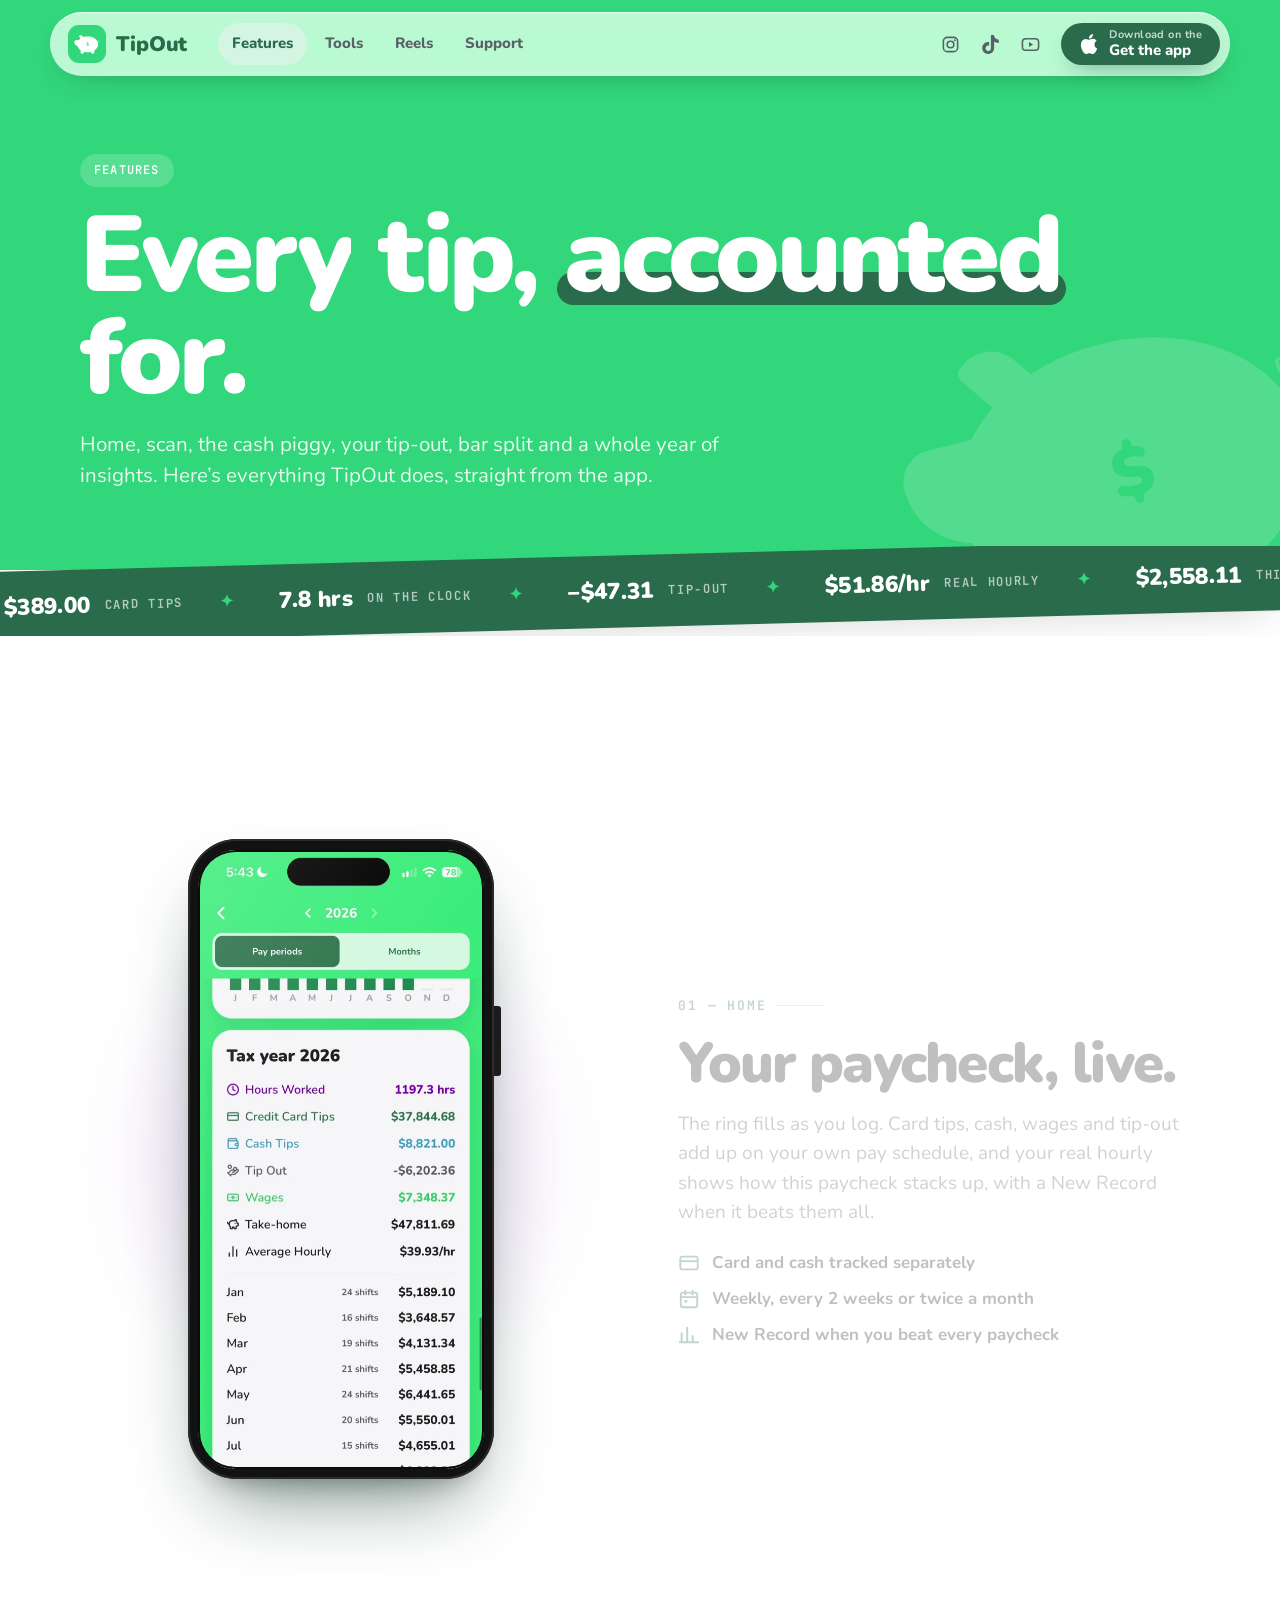
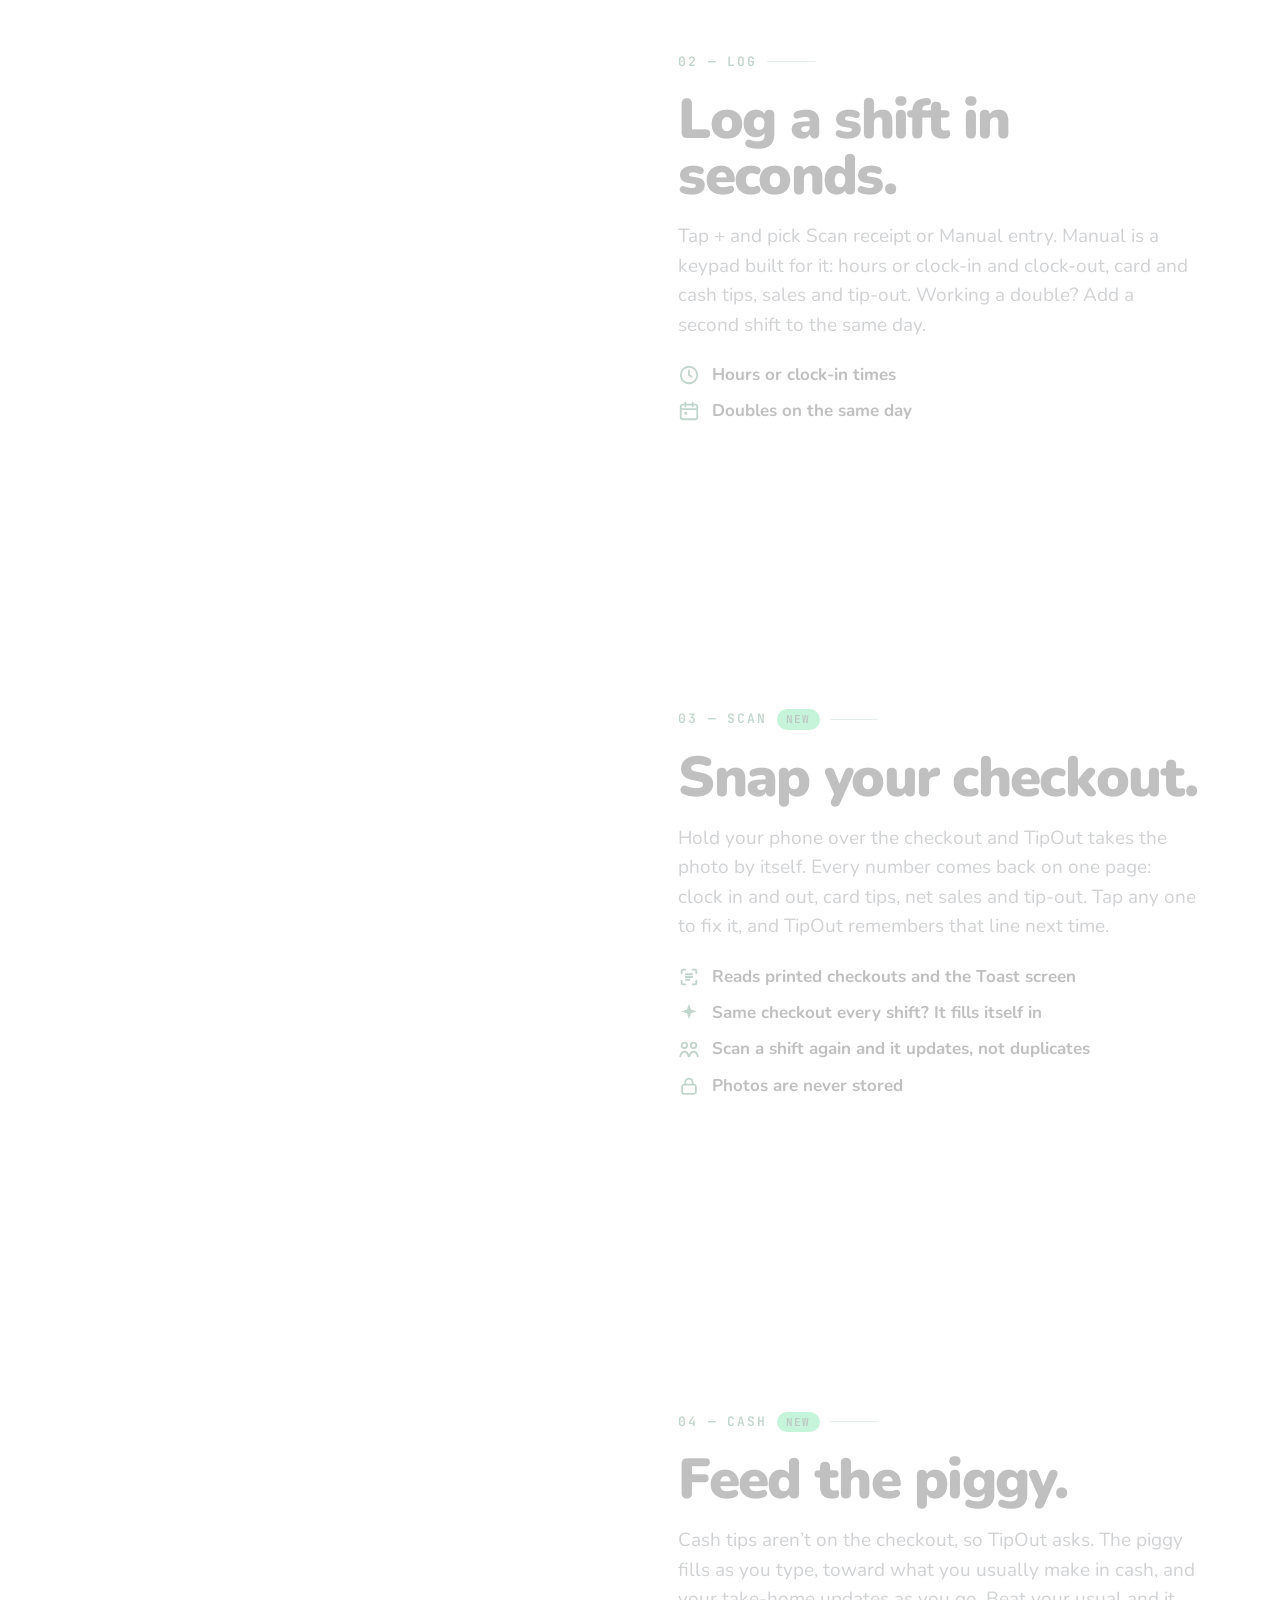
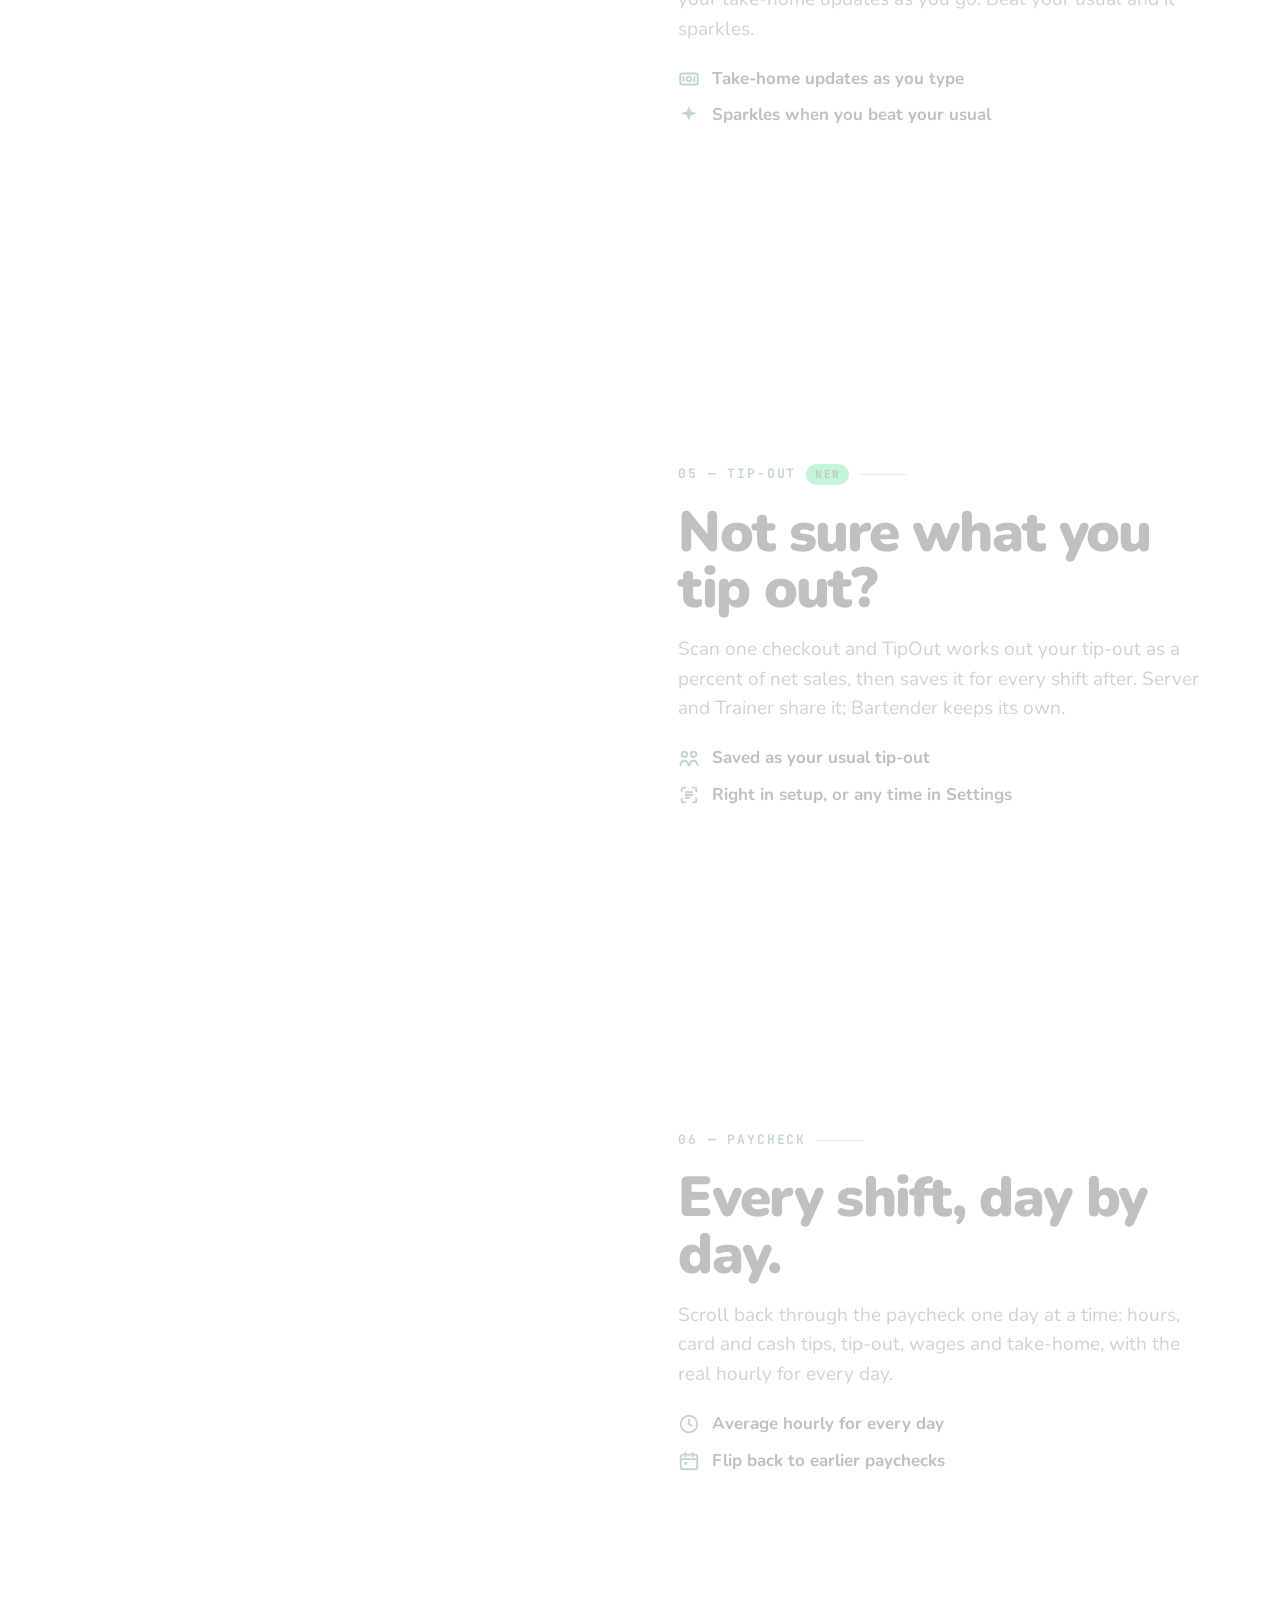
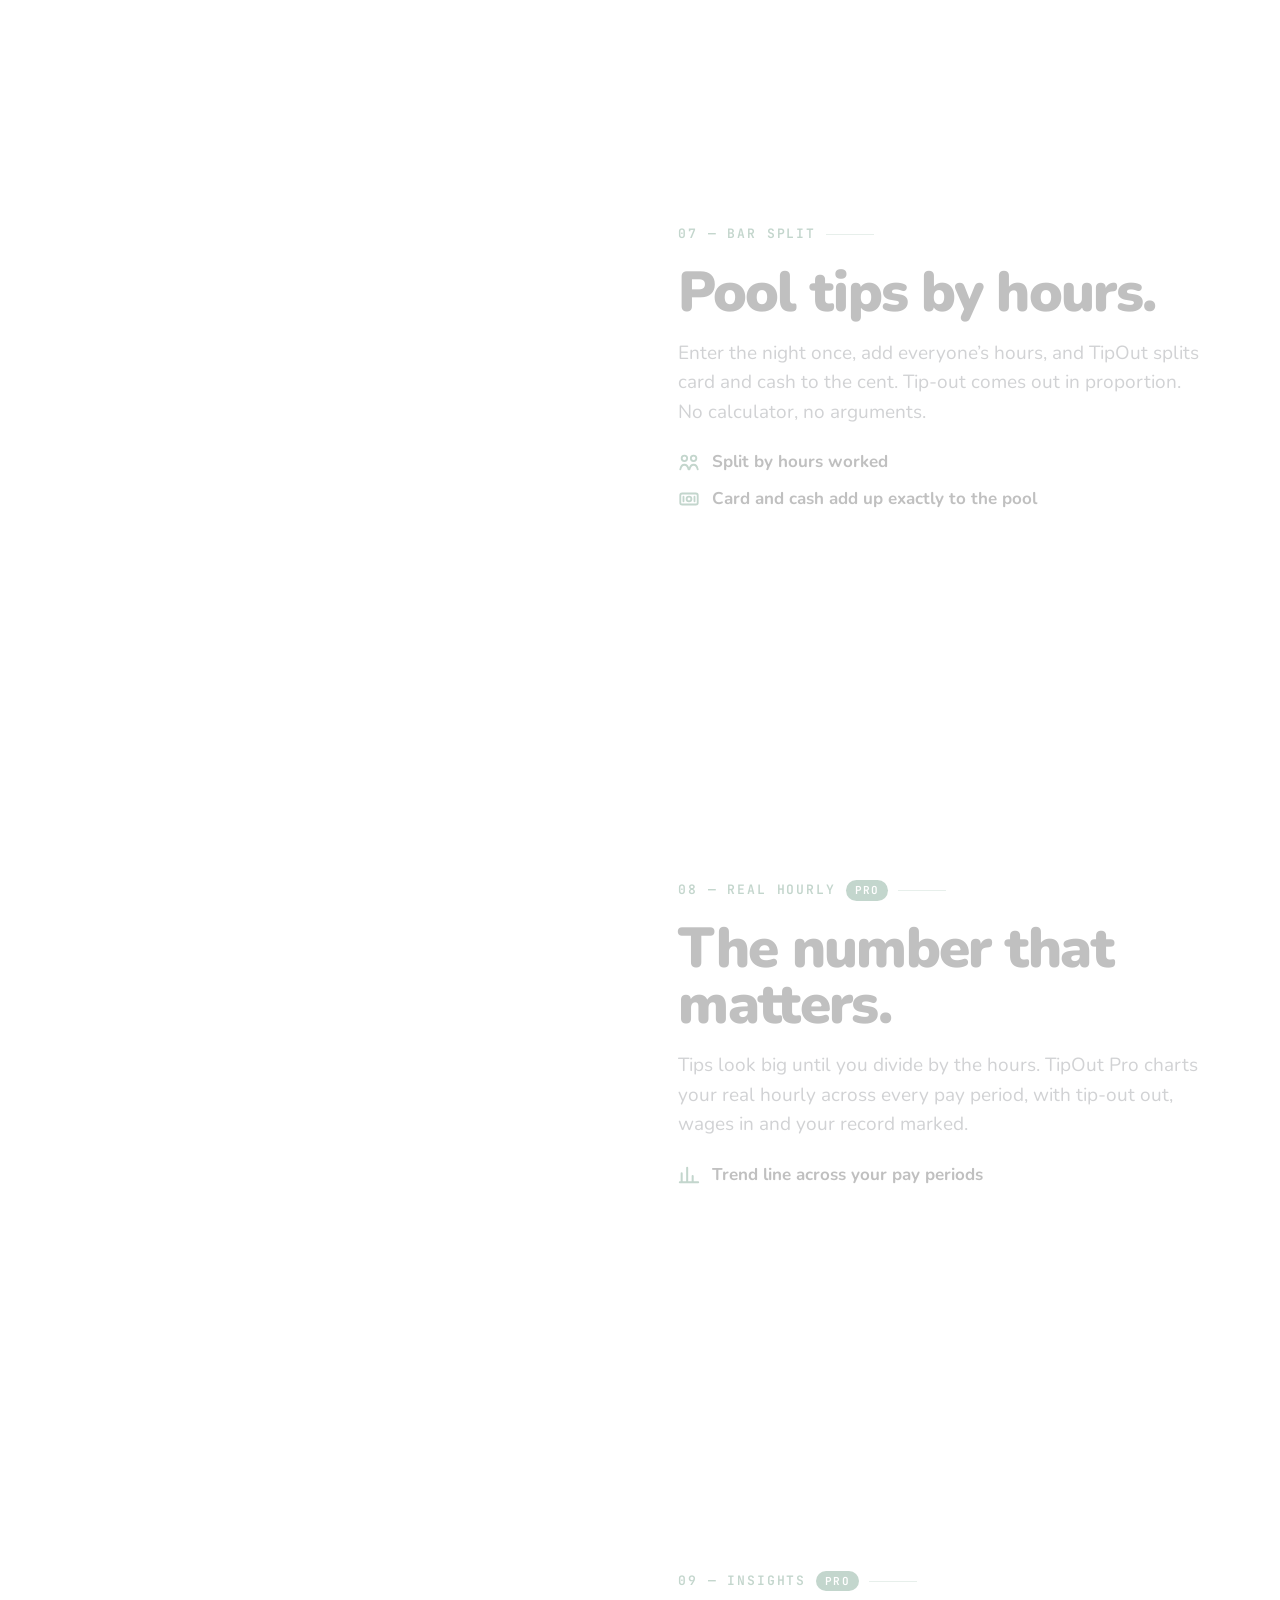
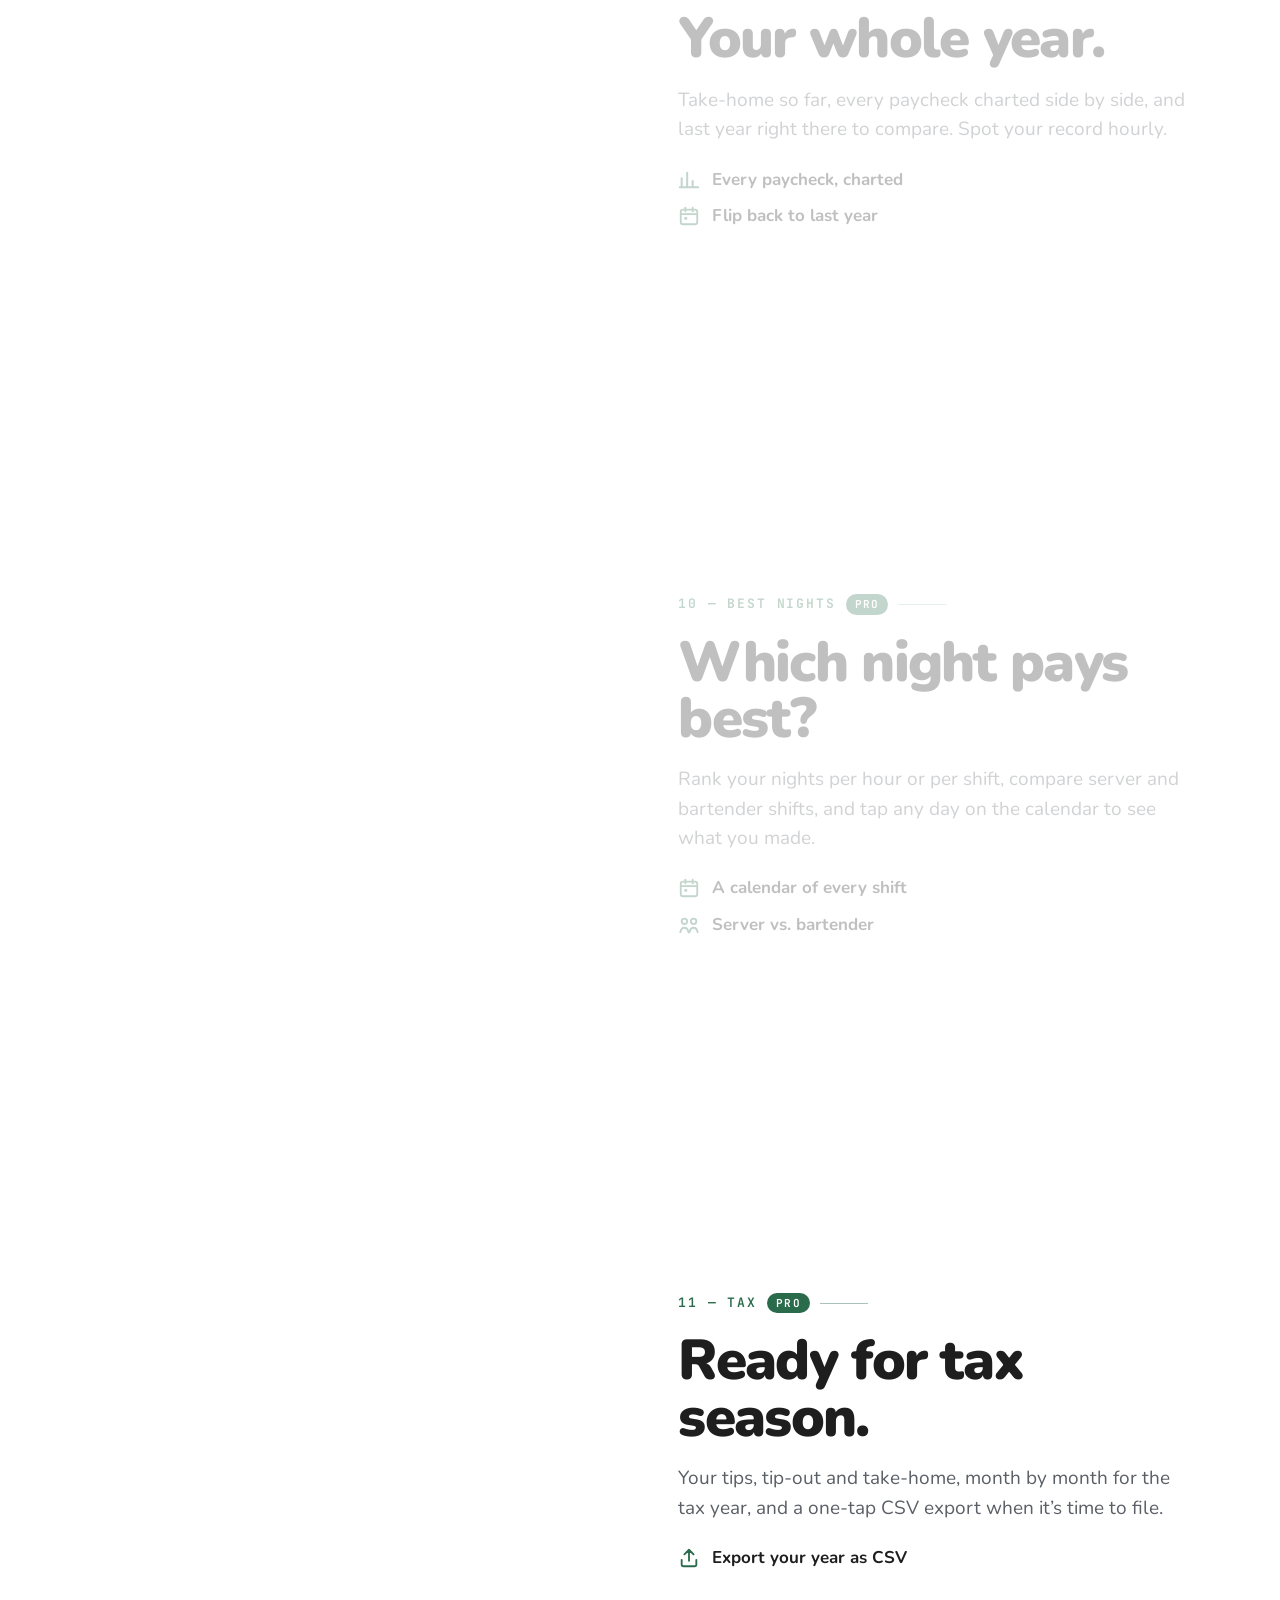
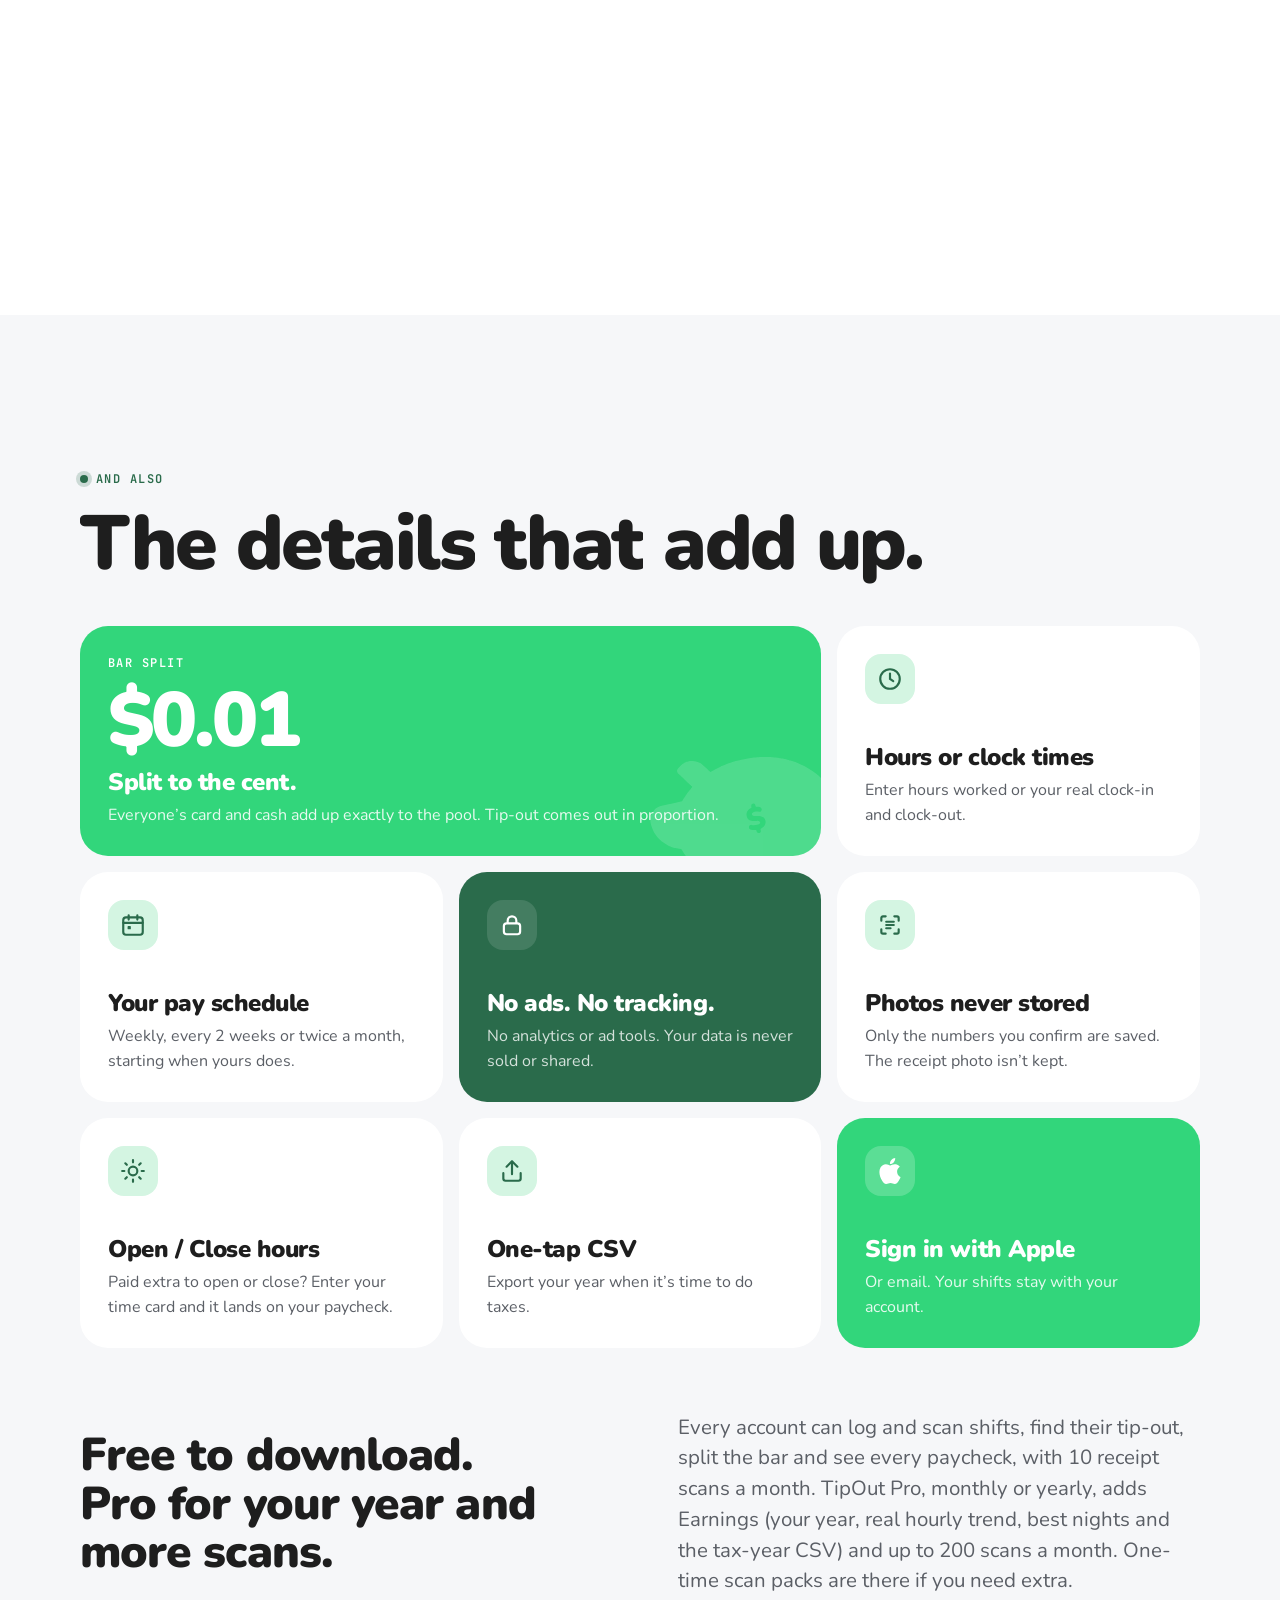
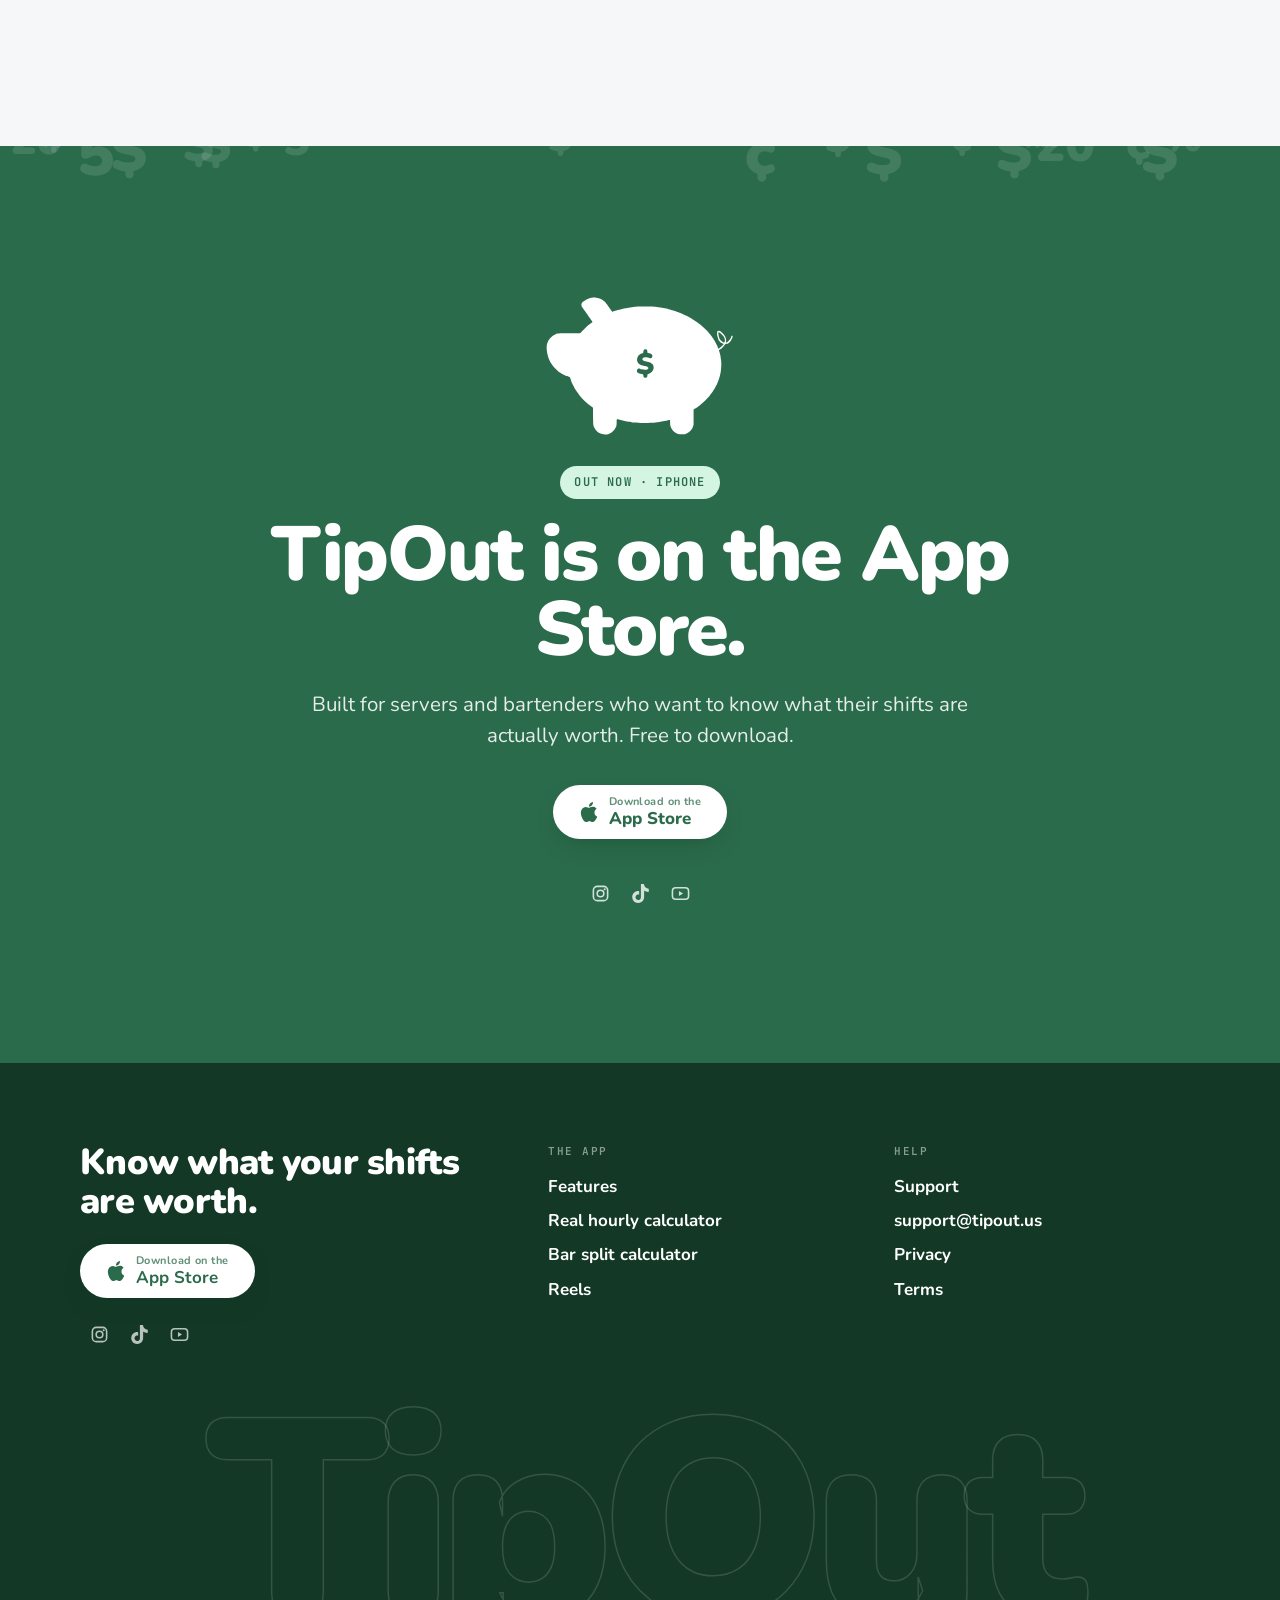
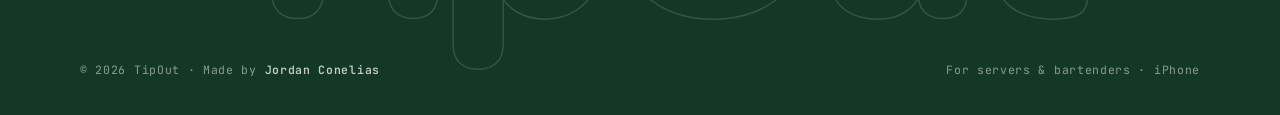
<file: features/index.html>
<!doctype html>
<html lang="en">
<head>
<meta charset="utf-8">
<meta name="viewport" content="width=device-width, initial-scale=1, viewport-fit=cover">
<meta name="theme-color" content="#32D67B">
<title>Features · TipOut</title>
<meta name="description" content="Everything TipOut does: live paycheck, receipt scanning, bar tip splits to the cent, real hourly, yearly insights, best nights and CSV export.">
<link rel="canonical" href="https://tipout.us/features/">
<meta name="apple-itunes-app" content="app-id=6817116243">
<meta property="og:type" content="website">
<meta property="og:site_name" content="TipOut">
<meta property="og:title" content="Features · TipOut">
<meta property="og:description" content="Everything TipOut does: live paycheck, receipt scanning, bar tip splits to the cent, real hourly, yearly insights, best nights and CSV export.">
<meta property="og:url" content="https://tipout.us/features/">
<meta property="og:image" content="https://tipout.us/og-image.png">
<meta property="og:image:width" content="1200">
<meta property="og:image:height" content="630">
<meta name="twitter:card" content="summary_large_image">
<link rel="icon" type="image/png" href="/favicon.png">
<link rel="apple-touch-icon" href="/apple-touch-icon.png">
<link rel="preconnect" href="https://fonts.googleapis.com">
<link rel="preconnect" href="https://fonts.gstatic.com" crossorigin>
<link href="https://fonts.googleapis.com/css2?family=JetBrains+Mono:wght@400;600;800&family=Nunito:wght@400;700;800;900&display=swap" rel="stylesheet">
<link rel="stylesheet" href="/assets/site.css?v=9">
</head>
<body>
<a class="sr" href="#main">Skip to content</a>
<header class="nav">
  <a class="brand" href="/" aria-label="TipOut home"><span class="mark"><img src="/pig.svg" alt="" width="26" height="19"></span>TipOut</a>
  <nav class="nav-links" aria-label="Main"><a href="/features/" aria-current="page">Features</a><a href="/tools/">Tools</a><a href="/reels/">Reels</a><a href="/support/">Support</a></nav>
  <div class="nav-right">
    <div class="socials "><a data-social="instagram" href="https://instagram.com/tipout_us" target="_blank" rel="noopener" data-tip="Instagram @tipout_us" aria-label="Instagram @tipout_us"><svg class="i" aria-hidden="true"><use href="/assets/icons.svg#ig"/></svg></a><a data-social="tiktok" data-tip="TikTok" aria-label="TikTok"><svg class="i" aria-hidden="true"><use href="/assets/icons.svg#tt"/></svg></a><a data-social="youtube" data-tip="YouTube" aria-label="YouTube"><svg class="i" aria-hidden="true"><use href="/assets/icons.svg#yt"/></svg></a></div>
    <a class="btn small" data-appstore data-soon-href="/#launch" href="https://apps.apple.com/app/tipout-track-your-tips/id6817116243"><svg class="i" aria-hidden="true"><use href="/assets/icons.svg#apple"/></svg><span class="two"><span class="sub" data-cta-sub data-live="" data-soon=""></span><span data-cta-text data-live="Get the app" data-soon="Coming Oct 26">Get the app</span></span></a>
    <button class="nav-toggle" aria-label="Menu" aria-expanded="false"><span></span><span></span><span></span></button>
  </div>
</header>
<div class="menu on-deep" role="dialog" aria-label="Menu">
  <a class="big" href="/"><small>01</small>Home</a><a class="big" href="/features/"><small>02</small>Features</a><a class="big" href="/tools/"><small>03</small>Tools</a><a class="big" href="/reels/"><small>04</small>Reels</a><a class="big" href="/support/"><small>05</small>Support</a>
  <div class="foot">
    <a class="btn white small" data-appstore data-soon-href="/#launch" href="https://apps.apple.com/app/tipout-track-your-tips/id6817116243"><svg class="i" aria-hidden="true"><use href="/assets/icons.svg#apple"/></svg><span class="two"><span class="sub" data-cta-sub data-live="" data-soon=""></span><span data-cta-text data-live="Get the app" data-soon="Coming Oct 26">Get the app</span></span></a>
    <div class="socials "><a data-social="instagram" href="https://instagram.com/tipout_us" target="_blank" rel="noopener" aria-label="Instagram @tipout_us"><svg class="i" aria-hidden="true"><use href="/assets/icons.svg#ig"/></svg></a><a data-social="tiktok" aria-label="TikTok"><svg class="i" aria-hidden="true"><use href="/assets/icons.svg#tt"/></svg></a><a data-social="youtube" aria-label="YouTube"><svg class="i" aria-hidden="true"><use href="/assets/icons.svg#yt"/></svg></a></div>
  </div>
</div>
<aside class="rail" aria-label="Follow TipOut">
  <div class="socials "><a data-social="instagram" href="https://instagram.com/tipout_us" target="_blank" rel="noopener" data-tip="Instagram @tipout_us" aria-label="Instagram @tipout_us"><svg class="i" aria-hidden="true"><use href="/assets/icons.svg#ig"/></svg></a><a data-social="tiktok" data-tip="TikTok" aria-label="TikTok"><svg class="i" aria-hidden="true"><use href="/assets/icons.svg#tt"/></svg></a><a data-social="youtube" data-tip="YouTube" aria-label="YouTube"><svg class="i" aria-hidden="true"><use href="/assets/icons.svg#yt"/></svg></a></div>
  <a class="handle" href="https://instagram.com/tipout_us" target="_blank" rel="noopener">@tipout_us</a>
</aside>
<div class="status" aria-hidden="true"><i></i>TIPOUT · v1.7.0 · iPHONE</div>
<main id="main">
<section class="page-head on-green">
  <img class="pig-deco" src="/pig.svg" alt="">
  <div class="wrap">
    <p class="chip rv">Features</p>
    <h1 class="h-xl split-words">Every tip, <span class="hl">accounted</span> for.</h1>
    <p class="lede rv" style="--d:.3s">Home, scan, the cash piggy, your tip-out, bar split and a whole year of insights. Here’s everything TipOut does, straight from the app.</p>
  </div>
</section>
<div class="tw"><div class="ticker" aria-hidden="true"><div class="track"><span>$389.00 <em>card tips</em></span><span>7.8 hrs <em>on the clock</em></span><span>−$47.31 <em>tip-out</em></span><span>$51.86/hr <em>real hourly</em></span><span>$2,558.11 <em>this paycheck</em></span><span>Day 10 of 14 <em>pay period</em></span><span>$96.00 <em>cash</em></span><span>To the cent <em>bar split</em></span><span>$47,811.69 <em>this year</em></span><span>Saturday <em>best night</em></span><span>$389.00 <em>card tips</em></span><span>7.8 hrs <em>on the clock</em></span><span>−$47.31 <em>tip-out</em></span><span>$51.86/hr <em>real hourly</em></span><span>$2,558.11 <em>this paycheck</em></span><span>Day 10 of 14 <em>pay period</em></span><span>$96.00 <em>cash</em></span><span>To the cent <em>bar split</em></span><span>$47,811.69 <em>this year</em></span><span>Saturday <em>best night</em></span></div></div></div>
<section class="on-white pad">
  <div class="wrap"><div class="story">
  <div class="story-phone" aria-hidden="true"><div class="halo"></div><div class="phone"><div class="screen"><img src="/media/posters/screen-home.jpg" alt=""><video muted loop playsinline preload="none" poster="/media/posters/screen-home.jpg"></video></div></div></div>
  <div><article class="step" data-clip="home" data-still data-halo="rgba(50,214,123,.5)">
      <div class="phone mobile-phone"><div class="screen"><img src="/media/posters/screen-home.jpg" alt="" loading="lazy"></div></div>
      <p class="num">01 — HOME</p>
      <h3>Your paycheck, live.</h3>
      <p>The ring fills as you log. Card tips, cash, wages and tip-out add up on your own pay schedule, and your real hourly shows how this paycheck stacks up, with a New Record when it beats them all.</p>
      <ul><li><svg class="i" aria-hidden="true"><use href="/assets/icons.svg#card"/></svg><span>Card and cash tracked separately</span></li><li><svg class="i" aria-hidden="true"><use href="/assets/icons.svg#cal"/></svg><span>Weekly, every 2 weeks or twice a month</span></li><li><svg class="i" aria-hidden="true"><use href="/assets/icons.svg#chart"/></svg><span>New Record when you beat every paycheck</span></li></ul>
    </article><article class="step" data-clip="log" data-still data-halo="rgba(50,214,123,.5)">
      <div class="phone mobile-phone"><div class="screen"><img src="/media/posters/screen-log.jpg" alt="" loading="lazy"></div></div>
      <p class="num">02 — LOG</p>
      <h3>Log a shift in seconds.</h3>
      <p>Tap + and pick Scan receipt or Manual entry. Manual is a keypad built for it: hours or clock-in and clock-out, card and cash tips, sales and tip-out. Working a double? Add a second shift to the same day.</p>
      <ul><li><svg class="i" aria-hidden="true"><use href="/assets/icons.svg#clock"/></svg><span>Hours or clock-in times</span></li><li><svg class="i" aria-hidden="true"><use href="/assets/icons.svg#cal"/></svg><span>Doubles on the same day</span></li></ul>
    </article><article class="step" data-clip="check" data-still data-halo="rgba(30,30,30,.25)">
      <div class="phone mobile-phone"><div class="screen"><img src="/media/posters/screen-check.jpg" alt="" loading="lazy"></div></div>
      <p class="num">03 — SCAN <span class="badge new">NEW</span></p>
      <h3>Snap your checkout.</h3>
      <p>Hold your phone over the checkout and TipOut takes the photo by itself. Every number comes back on one page: clock in and out, card tips, net sales and tip-out. Tap any one to fix it, and TipOut remembers that line next time.</p>
      <ul><li><svg class="i" aria-hidden="true"><use href="/assets/icons.svg#scan"/></svg><span>Reads printed checkouts and the Toast screen</span></li><li><svg class="i" aria-hidden="true"><use href="/assets/icons.svg#sparkle"/></svg><span>Same checkout every shift? It fills itself in</span></li><li><svg class="i" aria-hidden="true"><use href="/assets/icons.svg#split"/></svg><span>Scan a shift again and it updates, not duplicates</span></li><li><svg class="i" aria-hidden="true"><use href="/assets/icons.svg#lock"/></svg><span>Photos are never stored</span></li></ul>
    </article><article class="step" data-clip="cash" data-still data-halo="rgba(50,214,123,.5)">
      <div class="phone mobile-phone"><div class="screen"><img src="/media/posters/screen-cash.jpg" alt="" loading="lazy"></div></div>
      <p class="num">04 — CASH <span class="badge new">NEW</span></p>
      <h3>Feed the piggy.</h3>
      <p>Cash tips aren’t on the checkout, so TipOut asks. The piggy fills as you type, toward what you usually make in cash, and your take-home updates as you go. Beat your usual and it sparkles.</p>
      <ul><li><svg class="i" aria-hidden="true"><use href="/assets/icons.svg#cash"/></svg><span>Take-home updates as you type</span></li><li><svg class="i" aria-hidden="true"><use href="/assets/icons.svg#sparkle"/></svg><span>Sparkles when you beat your usual</span></li></ul>
    </article><article class="step" data-clip="tipout" data-still data-halo="rgba(50,214,123,.5)">
      <div class="phone mobile-phone"><div class="screen"><img src="/media/posters/screen-tipout.jpg" alt="" loading="lazy"></div></div>
      <p class="num">05 — TIP-OUT <span class="badge new">NEW</span></p>
      <h3>Not sure what you tip out?</h3>
      <p>Scan one checkout and TipOut works out your tip-out as a percent of net sales, then saves it for every shift after. Server and Trainer share it; Bartender keeps its own.</p>
      <ul><li><svg class="i" aria-hidden="true"><use href="/assets/icons.svg#split"/></svg><span>Saved as your usual tip-out</span></li><li><svg class="i" aria-hidden="true"><use href="/assets/icons.svg#scan"/></svg><span>Right in setup, or any time in Settings</span></li></ul>
    </article><article class="step" data-clip="paycheck-17" data-still data-halo="rgba(50,214,123,.5)">
      <div class="phone mobile-phone"><div class="screen"><img src="/media/posters/screen-paycheck-17.jpg" alt="" loading="lazy"></div></div>
      <p class="num">06 — PAYCHECK</p>
      <h3>Every shift, day by day.</h3>
      <p>Scroll back through the paycheck one day at a time: hours, card and cash tips, tip-out, wages and take-home, with the real hourly for every day.</p>
      <ul><li><svg class="i" aria-hidden="true"><use href="/assets/icons.svg#clock"/></svg><span>Average hourly for every day</span></li><li><svg class="i" aria-hidden="true"><use href="/assets/icons.svg#cal"/></svg><span>Flip back to earlier paychecks</span></li></ul>
    </article><article class="step" data-clip="barsplit-17" data-still data-halo="rgba(42,107,75,.45)">
      <div class="phone mobile-phone"><div class="screen"><img src="/media/posters/screen-barsplit-17.jpg" alt="" loading="lazy"></div></div>
      <p class="num">07 — BAR SPLIT</p>
      <h3>Pool tips by hours.</h3>
      <p>Enter the night once, add everyone’s hours, and TipOut splits card and cash to the cent. Tip-out comes out in proportion. No calculator, no arguments.</p>
      <ul><li><svg class="i" aria-hidden="true"><use href="/assets/icons.svg#split"/></svg><span>Split by hours worked</span></li><li><svg class="i" aria-hidden="true"><use href="/assets/icons.svg#cash"/></svg><span>Card and cash add up exactly to the pool</span></li></ul>
    </article><article class="step" data-clip="real-hourly" data-halo="rgba(50,214,123,.5)">
      <div class="phone mobile-phone"><div class="screen"><img src="/media/posters/screen-real-hourly.jpg" alt="" loading="lazy"><video data-auto muted loop playsinline preload="none" poster="/media/posters/screen-real-hourly.jpg" src="/media/screens/real-hourly.mp4" aria-hidden="true"></video></div></div>
      <p class="num">08 — REAL HOURLY <span class="badge pro">PRO</span></p>
      <h3>The number that matters.</h3>
      <p>Tips look big until you divide by the hours. TipOut Pro charts your real hourly across every pay period, with tip-out out, wages in and your record marked.</p>
      <ul><li><svg class="i" aria-hidden="true"><use href="/assets/icons.svg#chart"/></svg><span>Trend line across your pay periods</span></li></ul>
    </article><article class="step" data-clip="year" data-halo="rgba(93,183,234,.45)">
      <div class="phone mobile-phone"><div class="screen"><img src="/media/posters/screen-year.jpg" alt="" loading="lazy"><video data-auto muted loop playsinline preload="none" poster="/media/posters/screen-year.jpg" src="/media/screens/year.mp4" aria-hidden="true"></video></div></div>
      <p class="num">09 — INSIGHTS <span class="badge pro">PRO</span></p>
      <h3>Your whole year.</h3>
      <p>Take-home so far, every paycheck charted side by side, and last year right there to compare. Spot your record hourly.</p>
      <ul><li><svg class="i" aria-hidden="true"><use href="/assets/icons.svg#chart"/></svg><span>Every paycheck, charted</span></li><li><svg class="i" aria-hidden="true"><use href="/assets/icons.svg#cal"/></svg><span>Flip back to last year</span></li></ul>
    </article><article class="step" data-clip="best-nights" data-halo="rgba(42,107,75,.4)">
      <div class="phone mobile-phone"><div class="screen"><img src="/media/posters/screen-best-nights.jpg" alt="" loading="lazy"><video data-auto muted loop playsinline preload="none" poster="/media/posters/screen-best-nights.jpg" src="/media/screens/best-nights.mp4" aria-hidden="true"></video></div></div>
      <p class="num">10 — BEST NIGHTS <span class="badge pro">PRO</span></p>
      <h3>Which night pays best?</h3>
      <p>Rank your nights per hour or per shift, compare server and bartender shifts, and tap any day on the calendar to see what you made.</p>
      <ul><li><svg class="i" aria-hidden="true"><use href="/assets/icons.svg#cal"/></svg><span>A calendar of every shift</span></li><li><svg class="i" aria-hidden="true"><use href="/assets/icons.svg#split"/></svg><span>Server vs. bartender</span></li></ul>
    </article><article class="step" data-clip="tax" data-halo="rgba(138,43,194,.25)">
      <div class="phone mobile-phone"><div class="screen"><img src="/media/posters/screen-tax.jpg" alt="" loading="lazy"><video data-auto muted loop playsinline preload="none" poster="/media/posters/screen-tax.jpg" src="/media/screens/tax.mp4" aria-hidden="true"></video></div></div>
      <p class="num">11 — TAX <span class="badge pro">PRO</span></p>
      <h3>Ready for tax season.</h3>
      <p>Your tips, tip-out and take-home, month by month for the tax year, and a one-tap CSV export when it’s time to file.</p>
      <ul><li><svg class="i" aria-hidden="true"><use href="/assets/icons.svg#export"/></svg><span>Export your year as CSV</span></li></ul>
    </article></div>
</div></div>
</section>
<section class="pad">
  <div class="wrap">
    <p class="tag kicker rv"><span class="dot"></span>And also</p>
    <h2 class="h-lg split-words" style="margin-bottom:44px">The details that add up.</h2>
    <div class="bento">
  <div class="tile g t4 wide-m rv"><img class="deco" src="/pig.svg" alt="">
    <span class="tag">Bar split</span>
    <div class="bigstat">$0.01</div>
    <h3>Split to the cent.</h3>
    <p>Everyone’s card and cash add up exactly to the pool. Tip-out comes out in proportion.</p>
  </div>
  <div class="tile t2 rv" style="--d:.08s"><span class="ico"><svg class="i" aria-hidden="true"><use href="/assets/icons.svg#clock"/></svg></span><h3>Hours or clock times</h3><p>Enter hours worked or your real clock-in and clock-out.</p></div>
  <div class="tile t2 rv"><span class="ico"><svg class="i" aria-hidden="true"><use href="/assets/icons.svg#cal"/></svg></span><h3>Your pay schedule</h3><p>Weekly, every 2 weeks or twice a month, starting when yours does.</p></div>
  <div class="tile d t2 rv" style="--d:.08s"><span class="ico"><svg class="i" aria-hidden="true"><use href="/assets/icons.svg#lock"/></svg></span><h3>No ads. No tracking.</h3><p>No analytics or ad tools. Your data is never sold or shared.</p></div>
  <div class="tile t2 rv" style="--d:.16s"><span class="ico"><svg class="i" aria-hidden="true"><use href="/assets/icons.svg#scan"/></svg></span><h3>Photos never stored</h3><p>Only the numbers you confirm are saved. The receipt photo isn’t kept.</p></div>
  <div class="tile t2 rv"><span class="ico"><svg class="i" aria-hidden="true"><use href="/assets/icons.svg#sun"/></svg></span><h3>Open / Close hours</h3><p>Paid extra to open or close? Enter your time card and it lands on your paycheck.</p></div>
  <div class="tile t2 rv" style="--d:.08s"><span class="ico"><svg class="i" aria-hidden="true"><use href="/assets/icons.svg#export"/></svg></span><h3>One-tap CSV</h3><p>Export your year when it’s time to do taxes.</p></div>
  <div class="tile g t2 rv" style="--d:.16s"><span class="ico"><svg class="i" aria-hidden="true"><use href="/assets/icons.svg#apple"/></svg></span><h3>Sign in with Apple</h3><p>Or email. Your shifts stay with your account.</p></div>
</div>
    <div class="grid-2 mt-l">
      <div class="rv">
        <h3 class="h-md">Free to download. <br>Pro for your year and more scans.</h3>
      </div>
      <p class="lede rv">Every account can log and scan shifts, find their tip-out, split the bar and see every paycheck, with 10 receipt scans a month. TipOut Pro, monthly or yearly, adds Earnings (your year, real hourly trend, best nights and the tax-year CSV) and up to 200 scans a month. One-time scan packs are there if you need extra.</p>
    </div>
  </div>
</section>
<section class="launch on-deep pad" id="launch">
  <div class="coins" aria-hidden="true"></div>
  <div class="wrap">
    <img class="pig-big" src="/pig.svg" alt="" width="190" height="140">
    <p class="chip mint" data-soon-only hidden>Launch day · Mon, Oct 26</p>
    <p class="chip mint" data-live-only>Out now · iPhone</p>
    <h2 class="h-lg mt-s" data-soon-only hidden>TipOut lands on the App Store Monday.</h2>
    <h2 class="h-lg mt-s" data-live-only>TipOut is on the App Store.</h2>
    <p class="lede">Built for servers and bartenders who want to know what their shifts are actually worth. Free to download.</p>
    <div class="countdown" data-soon-only hidden aria-label="Time until launch">
      <div><b data-d>0</b><small>days</small></div><div><b data-h>00</b><small>hrs</small></div><div><b data-m>00</b><small>min</small></div><div><b data-s>00</b><small>sec</small></div>
    </div>
    <a class="btn white" data-appstore data-soon-href="https://instagram.com/tipout_us" href="https://apps.apple.com/app/tipout-track-your-tips/id6817116243"><svg class="i" aria-hidden="true"><use href="/assets/icons.svg#apple"/></svg><span class="two"><span class="sub" data-cta-sub data-live="Download on the" data-soon="Get pinged on launch day">Download on the</span><span data-cta-text data-live="App Store" data-soon="Follow @tipout_us">App Store</span></span></a>
    <div class="mt-m"><div class="socials "><a data-social="instagram" href="https://instagram.com/tipout_us" target="_blank" rel="noopener" data-tip="Instagram @tipout_us" aria-label="Instagram @tipout_us"><svg class="i" aria-hidden="true"><use href="/assets/icons.svg#ig"/></svg></a><a data-social="tiktok" data-tip="TikTok" aria-label="TikTok"><svg class="i" aria-hidden="true"><use href="/assets/icons.svg#tt"/></svg></a><a data-social="youtube" data-tip="YouTube" aria-label="YouTube"><svg class="i" aria-hidden="true"><use href="/assets/icons.svg#yt"/></svg></a></div></div>
  </div>
</section>
</main>
<footer class="footer on-deep">
  <div class="wrap">
    <div class="top">
      <div>
        <p class="tagline">Know what your shifts are worth.</p>
        <a class="btn white" data-appstore data-soon-href="/#launch" href="https://apps.apple.com/app/tipout-track-your-tips/id6817116243"><svg class="i" aria-hidden="true"><use href="/assets/icons.svg#apple"/></svg><span class="two"><span class="sub" data-cta-sub data-live="Download on the" data-soon="Coming to the App Store">Download on the</span><span data-cta-text data-live="App Store" data-soon="Monday, Oct 26">App Store</span></span></a>
        <div class="mt-s"><div class="socials "><a data-social="instagram" href="https://instagram.com/tipout_us" target="_blank" rel="noopener" data-tip="Instagram @tipout_us" aria-label="Instagram @tipout_us"><svg class="i" aria-hidden="true"><use href="/assets/icons.svg#ig"/></svg></a><a data-social="tiktok" data-tip="TikTok" aria-label="TikTok"><svg class="i" aria-hidden="true"><use href="/assets/icons.svg#tt"/></svg></a><a data-social="youtube" data-tip="YouTube" aria-label="YouTube"><svg class="i" aria-hidden="true"><use href="/assets/icons.svg#yt"/></svg></a></div></div>
      </div>
      <div>
        <h4>The app</h4>
        <ul>
          <li><a href="/features/">Features</a></li>
          <li><a href="/tools/#real-hourly">Real hourly calculator</a></li>
          <li><a href="/tools/#bar-split">Bar split calculator</a></li>
          <li><a href="/reels/">Reels</a></li>
        </ul>
      </div>
      <div>
        <h4>Help</h4>
        <ul>
          <li><a href="/support/">Support</a></li>
          <li><a href="mailto:support@tipout.us">support@tipout.us</a></li>
          <li><a href="/privacy/">Privacy</a></li>
          <li><a href="/terms/">Terms</a></li>
        </ul>
      </div>
    </div>
    <div class="word" aria-hidden="true">TipOut</div>
    <div class="base">
      <span>© 2026 TipOut · Made by <a href="https://conelias.com" target="_blank" rel="noopener">Jordan Conelias</a></span>
      <span>For servers &amp; bartenders · iPhone</span>
    </div>
  </div>
</footer>
<script src="/assets/site.js?v=9"></script>
</body>
</html>
</file>
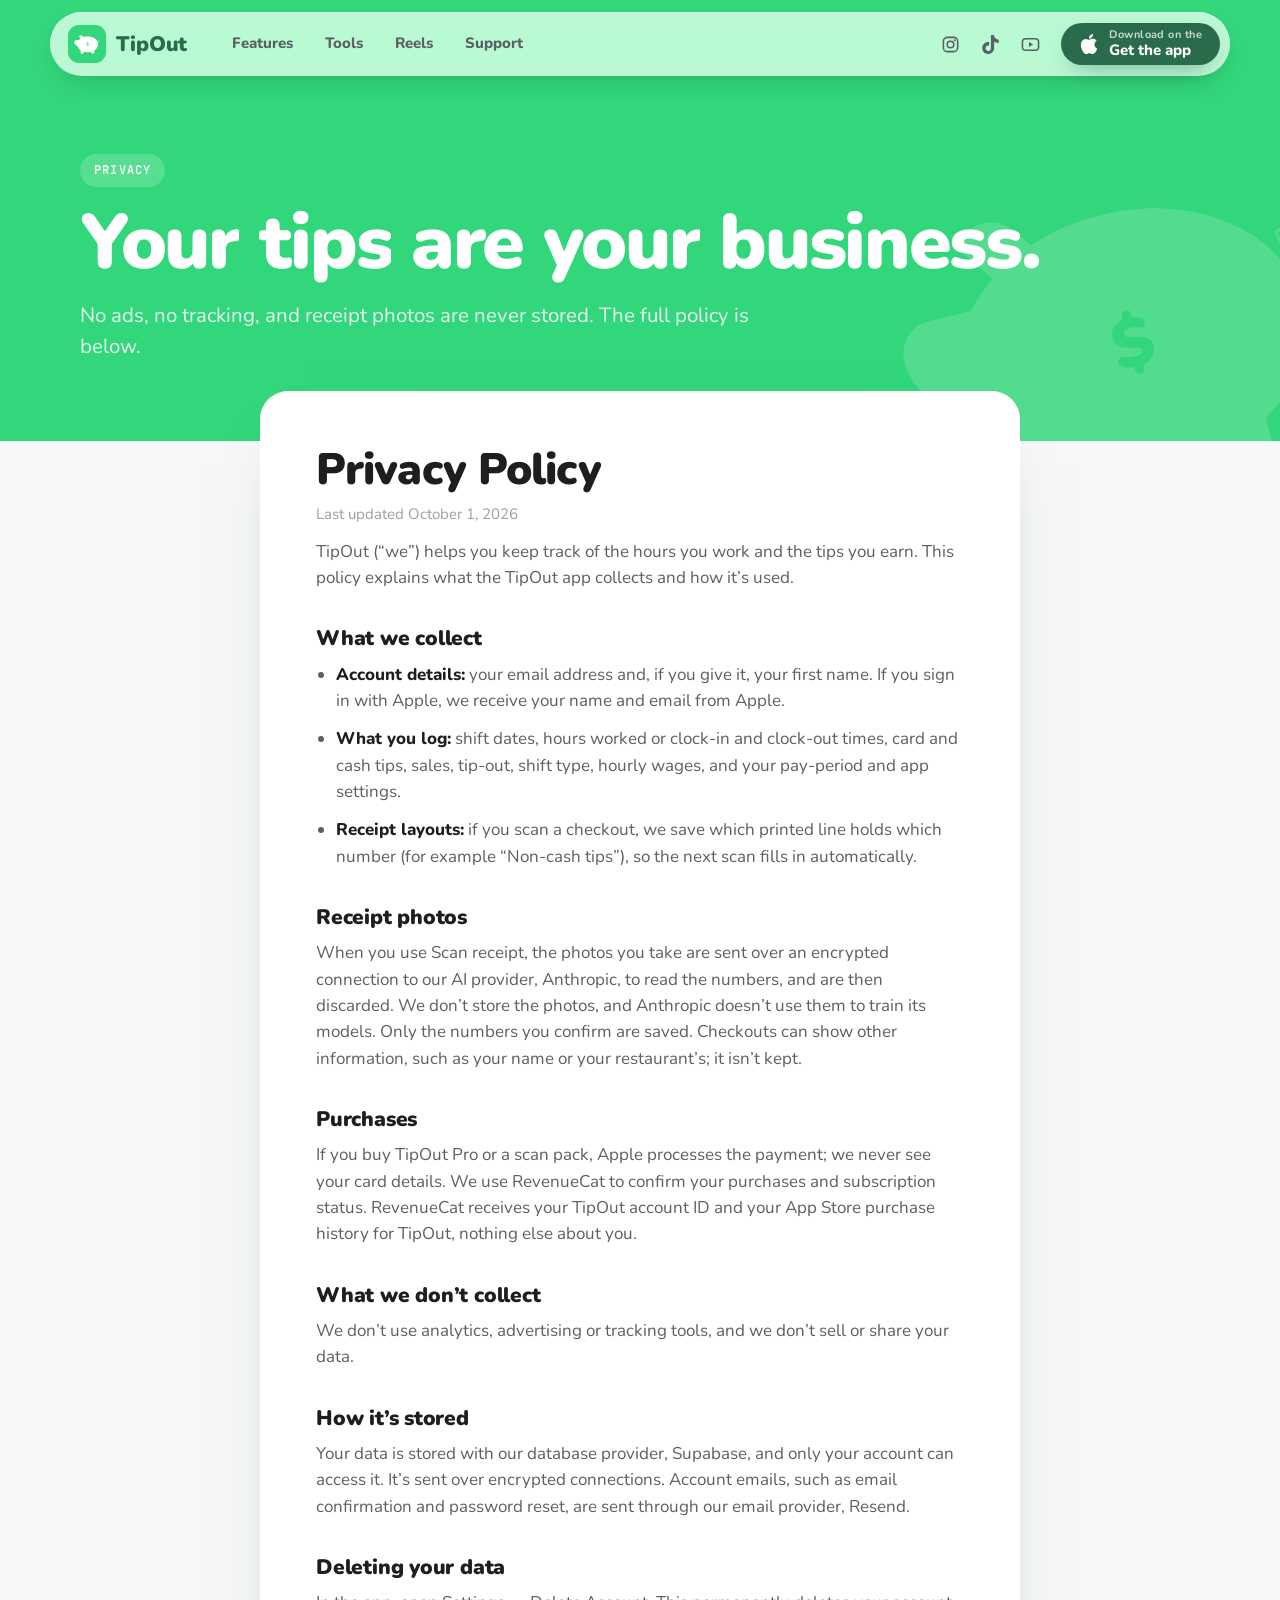
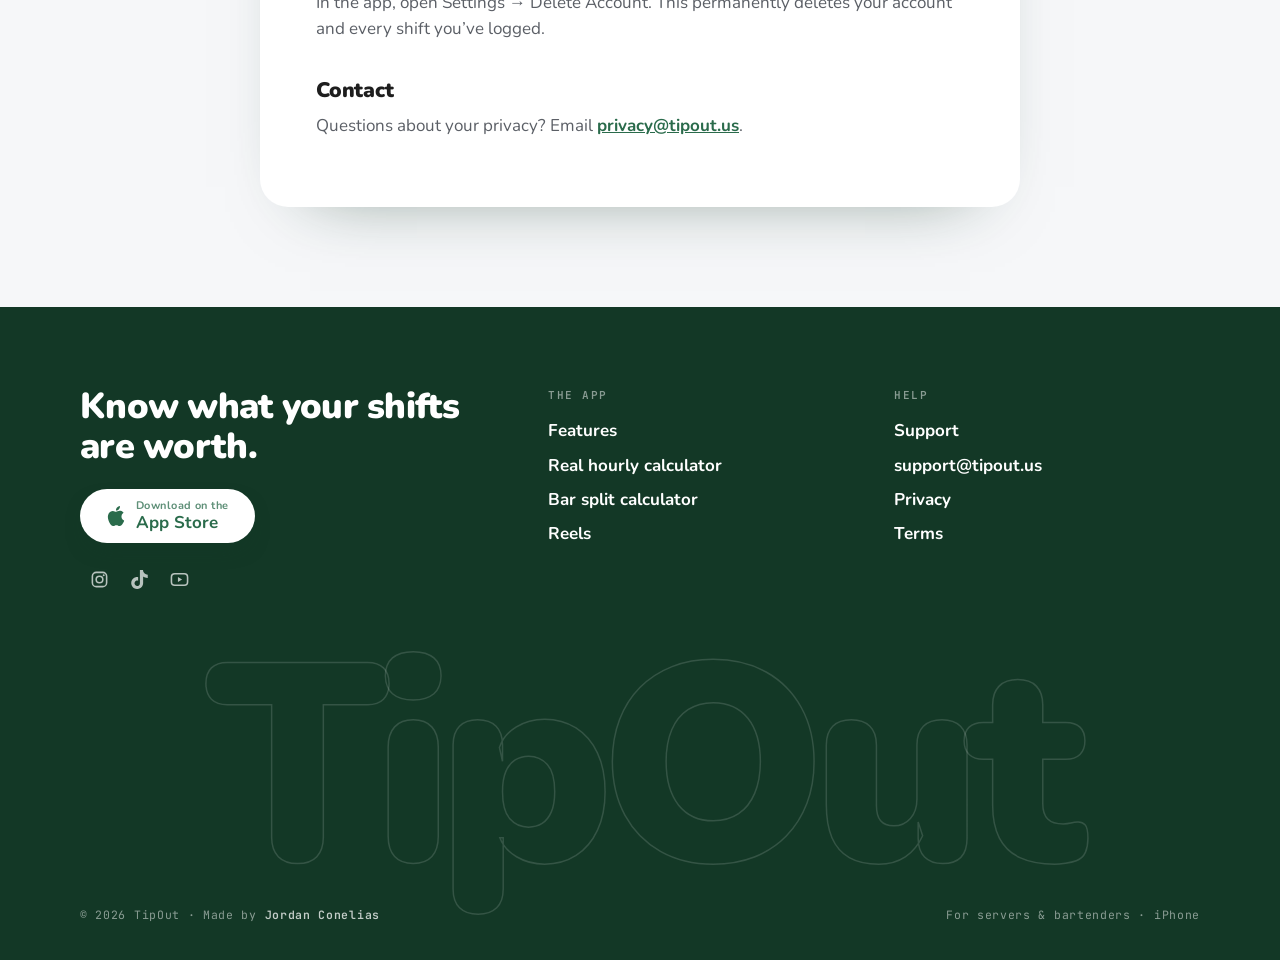
<file: privacy/index.html>
<!doctype html>
<html lang="en">
<head>
<meta charset="utf-8">
<meta name="viewport" content="width=device-width, initial-scale=1, viewport-fit=cover">
<meta name="theme-color" content="#32D67B">
<title>Privacy Policy · TipOut</title>
<meta name="description" content="How TipOut handles your data: what we collect, receipt photos, purchases, and deleting your data.">
<link rel="canonical" href="https://tipout.us/privacy/">
<meta name="apple-itunes-app" content="app-id=6817116243">
<meta property="og:type" content="website">
<meta property="og:site_name" content="TipOut">
<meta property="og:title" content="Privacy Policy · TipOut">
<meta property="og:description" content="How TipOut handles your data: what we collect, receipt photos, purchases, and deleting your data.">
<meta property="og:url" content="https://tipout.us/privacy/">
<meta property="og:image" content="https://tipout.us/og-image.png">
<meta property="og:image:width" content="1200">
<meta property="og:image:height" content="630">
<meta name="twitter:card" content="summary_large_image">
<link rel="icon" type="image/png" href="/favicon.png">
<link rel="apple-touch-icon" href="/apple-touch-icon.png">
<link rel="preconnect" href="https://fonts.googleapis.com">
<link rel="preconnect" href="https://fonts.gstatic.com" crossorigin>
<link href="https://fonts.googleapis.com/css2?family=JetBrains+Mono:wght@400;600;800&family=Nunito:wght@400;700;800;900&display=swap" rel="stylesheet">
<link rel="stylesheet" href="/assets/site.css?v=9">
</head>
<body>
<a class="sr" href="#main">Skip to content</a>
<header class="nav">
  <a class="brand" href="/" aria-label="TipOut home"><span class="mark"><img src="/pig.svg" alt="" width="26" height="19"></span>TipOut</a>
  <nav class="nav-links" aria-label="Main"><a href="/features/">Features</a><a href="/tools/">Tools</a><a href="/reels/">Reels</a><a href="/support/">Support</a></nav>
  <div class="nav-right">
    <div class="socials "><a data-social="instagram" href="https://instagram.com/tipout_us" target="_blank" rel="noopener" data-tip="Instagram @tipout_us" aria-label="Instagram @tipout_us"><svg class="i" aria-hidden="true"><use href="/assets/icons.svg#ig"/></svg></a><a data-social="tiktok" data-tip="TikTok" aria-label="TikTok"><svg class="i" aria-hidden="true"><use href="/assets/icons.svg#tt"/></svg></a><a data-social="youtube" data-tip="YouTube" aria-label="YouTube"><svg class="i" aria-hidden="true"><use href="/assets/icons.svg#yt"/></svg></a></div>
    <a class="btn small" data-appstore data-soon-href="/#launch" href="https://apps.apple.com/app/tipout-track-your-tips/id6817116243"><svg class="i" aria-hidden="true"><use href="/assets/icons.svg#apple"/></svg><span class="two"><span class="sub" data-cta-sub data-live="" data-soon=""></span><span data-cta-text data-live="Get the app" data-soon="Coming Oct 26">Get the app</span></span></a>
    <button class="nav-toggle" aria-label="Menu" aria-expanded="false"><span></span><span></span><span></span></button>
  </div>
</header>
<div class="menu on-deep" role="dialog" aria-label="Menu">
  <a class="big" href="/"><small>01</small>Home</a><a class="big" href="/features/"><small>02</small>Features</a><a class="big" href="/tools/"><small>03</small>Tools</a><a class="big" href="/reels/"><small>04</small>Reels</a><a class="big" href="/support/"><small>05</small>Support</a>
  <div class="foot">
    <a class="btn white small" data-appstore data-soon-href="/#launch" href="https://apps.apple.com/app/tipout-track-your-tips/id6817116243"><svg class="i" aria-hidden="true"><use href="/assets/icons.svg#apple"/></svg><span class="two"><span class="sub" data-cta-sub data-live="" data-soon=""></span><span data-cta-text data-live="Get the app" data-soon="Coming Oct 26">Get the app</span></span></a>
    <div class="socials "><a data-social="instagram" href="https://instagram.com/tipout_us" target="_blank" rel="noopener" aria-label="Instagram @tipout_us"><svg class="i" aria-hidden="true"><use href="/assets/icons.svg#ig"/></svg></a><a data-social="tiktok" aria-label="TikTok"><svg class="i" aria-hidden="true"><use href="/assets/icons.svg#tt"/></svg></a><a data-social="youtube" aria-label="YouTube"><svg class="i" aria-hidden="true"><use href="/assets/icons.svg#yt"/></svg></a></div>
  </div>
</div>
<aside class="rail" aria-label="Follow TipOut">
  <div class="socials "><a data-social="instagram" href="https://instagram.com/tipout_us" target="_blank" rel="noopener" data-tip="Instagram @tipout_us" aria-label="Instagram @tipout_us"><svg class="i" aria-hidden="true"><use href="/assets/icons.svg#ig"/></svg></a><a data-social="tiktok" data-tip="TikTok" aria-label="TikTok"><svg class="i" aria-hidden="true"><use href="/assets/icons.svg#tt"/></svg></a><a data-social="youtube" data-tip="YouTube" aria-label="YouTube"><svg class="i" aria-hidden="true"><use href="/assets/icons.svg#yt"/></svg></a></div>
  <a class="handle" href="https://instagram.com/tipout_us" target="_blank" rel="noopener">@tipout_us</a>
</aside>
<div class="status" aria-hidden="true"><i></i>TIPOUT · v1.7.0 · iPHONE</div>
<main id="main">
<section class="page-head on-green">
  <img class="pig-deco" src="/pig.svg" alt="">
  <div class="wrap">
    <p class="chip rv">Privacy</p>
    <h1 class="h-lg split-words">Your tips are your business.</h1>
    <p class="lede rv" style="--d:.3s">No ads, no tracking, and receipt photos are never stored. The full policy is below.</p>
  </div>
</section>
<section style="padding-bottom:100px">
  <div class="wrap"><article class="doc">
  <h1>Privacy Policy</h1>
  <p class="faint">Last updated October 1, 2026</p>

  <p>TipOut (“we”) helps you keep track of the hours you work and the tips you earn. This policy explains what the TipOut app collects and how it’s used.</p>

  <h2>What we collect</h2>
  <ul>
    <li><strong>Account details:</strong> your email address and, if you give it, your first name. If you sign in with Apple, we receive your name and email from Apple.</li>
    <li><strong>What you log:</strong> shift dates, hours worked or clock-in and clock-out times, card and cash tips, sales, tip-out, shift type, hourly wages, and your pay-period and app settings.</li>
    <li><strong>Receipt layouts:</strong> if you scan a checkout, we save which printed line holds which number (for example “Non-cash tips”), so the next scan fills in automatically.</li>
  </ul>

  <h2>Receipt photos</h2>
  <p>When you use Scan receipt, the photos you take are sent over an encrypted connection to our AI provider, Anthropic, to read the numbers, and are then discarded. We don’t store the photos, and Anthropic doesn’t use them to train its models. Only the numbers you confirm are saved. Checkouts can show other information, such as your name or your restaurant’s; it isn’t kept.</p>

  <h2>Purchases</h2>
  <p>If you buy TipOut Pro or a scan pack, Apple processes the payment; we never see your card details. We use RevenueCat to confirm your purchases and subscription status. RevenueCat receives your TipOut account ID and your App Store purchase history for TipOut, nothing else about you.</p>

  <h2>What we don’t collect</h2>
  <p>We don’t use analytics, advertising or tracking tools, and we don’t sell or share your data.</p>

  <h2>How it’s stored</h2>
  <p>Your data is stored with our database provider, Supabase, and only your account can access it. It’s sent over encrypted connections. Account emails, such as email confirmation and password reset, are sent through our email provider, Resend.</p>

  <h2>Deleting your data</h2>
  <p>In the app, open Settings → Delete Account. This permanently deletes your account and every shift you’ve logged.</p>

  <h2>Contact</h2>
  <p>Questions about your privacy? Email <a href="mailto:privacy@tipout.us">privacy@tipout.us</a>.</p>
</article></div>
</section>
</main>
<footer class="footer on-deep">
  <div class="wrap">
    <div class="top">
      <div>
        <p class="tagline">Know what your shifts are worth.</p>
        <a class="btn white" data-appstore data-soon-href="/#launch" href="https://apps.apple.com/app/tipout-track-your-tips/id6817116243"><svg class="i" aria-hidden="true"><use href="/assets/icons.svg#apple"/></svg><span class="two"><span class="sub" data-cta-sub data-live="Download on the" data-soon="Coming to the App Store">Download on the</span><span data-cta-text data-live="App Store" data-soon="Monday, Oct 26">App Store</span></span></a>
        <div class="mt-s"><div class="socials "><a data-social="instagram" href="https://instagram.com/tipout_us" target="_blank" rel="noopener" data-tip="Instagram @tipout_us" aria-label="Instagram @tipout_us"><svg class="i" aria-hidden="true"><use href="/assets/icons.svg#ig"/></svg></a><a data-social="tiktok" data-tip="TikTok" aria-label="TikTok"><svg class="i" aria-hidden="true"><use href="/assets/icons.svg#tt"/></svg></a><a data-social="youtube" data-tip="YouTube" aria-label="YouTube"><svg class="i" aria-hidden="true"><use href="/assets/icons.svg#yt"/></svg></a></div></div>
      </div>
      <div>
        <h4>The app</h4>
        <ul>
          <li><a href="/features/">Features</a></li>
          <li><a href="/tools/#real-hourly">Real hourly calculator</a></li>
          <li><a href="/tools/#bar-split">Bar split calculator</a></li>
          <li><a href="/reels/">Reels</a></li>
        </ul>
      </div>
      <div>
        <h4>Help</h4>
        <ul>
          <li><a href="/support/">Support</a></li>
          <li><a href="mailto:support@tipout.us">support@tipout.us</a></li>
          <li><a href="/privacy/">Privacy</a></li>
          <li><a href="/terms/">Terms</a></li>
        </ul>
      </div>
    </div>
    <div class="word" aria-hidden="true">TipOut</div>
    <div class="base">
      <span>© 2026 TipOut · Made by <a href="https://conelias.com" target="_blank" rel="noopener">Jordan Conelias</a></span>
      <span>For servers &amp; bartenders · iPhone</span>
    </div>
  </div>
</footer>
<script src="/assets/site.js?v=9"></script>
</body>
</html>
</file>
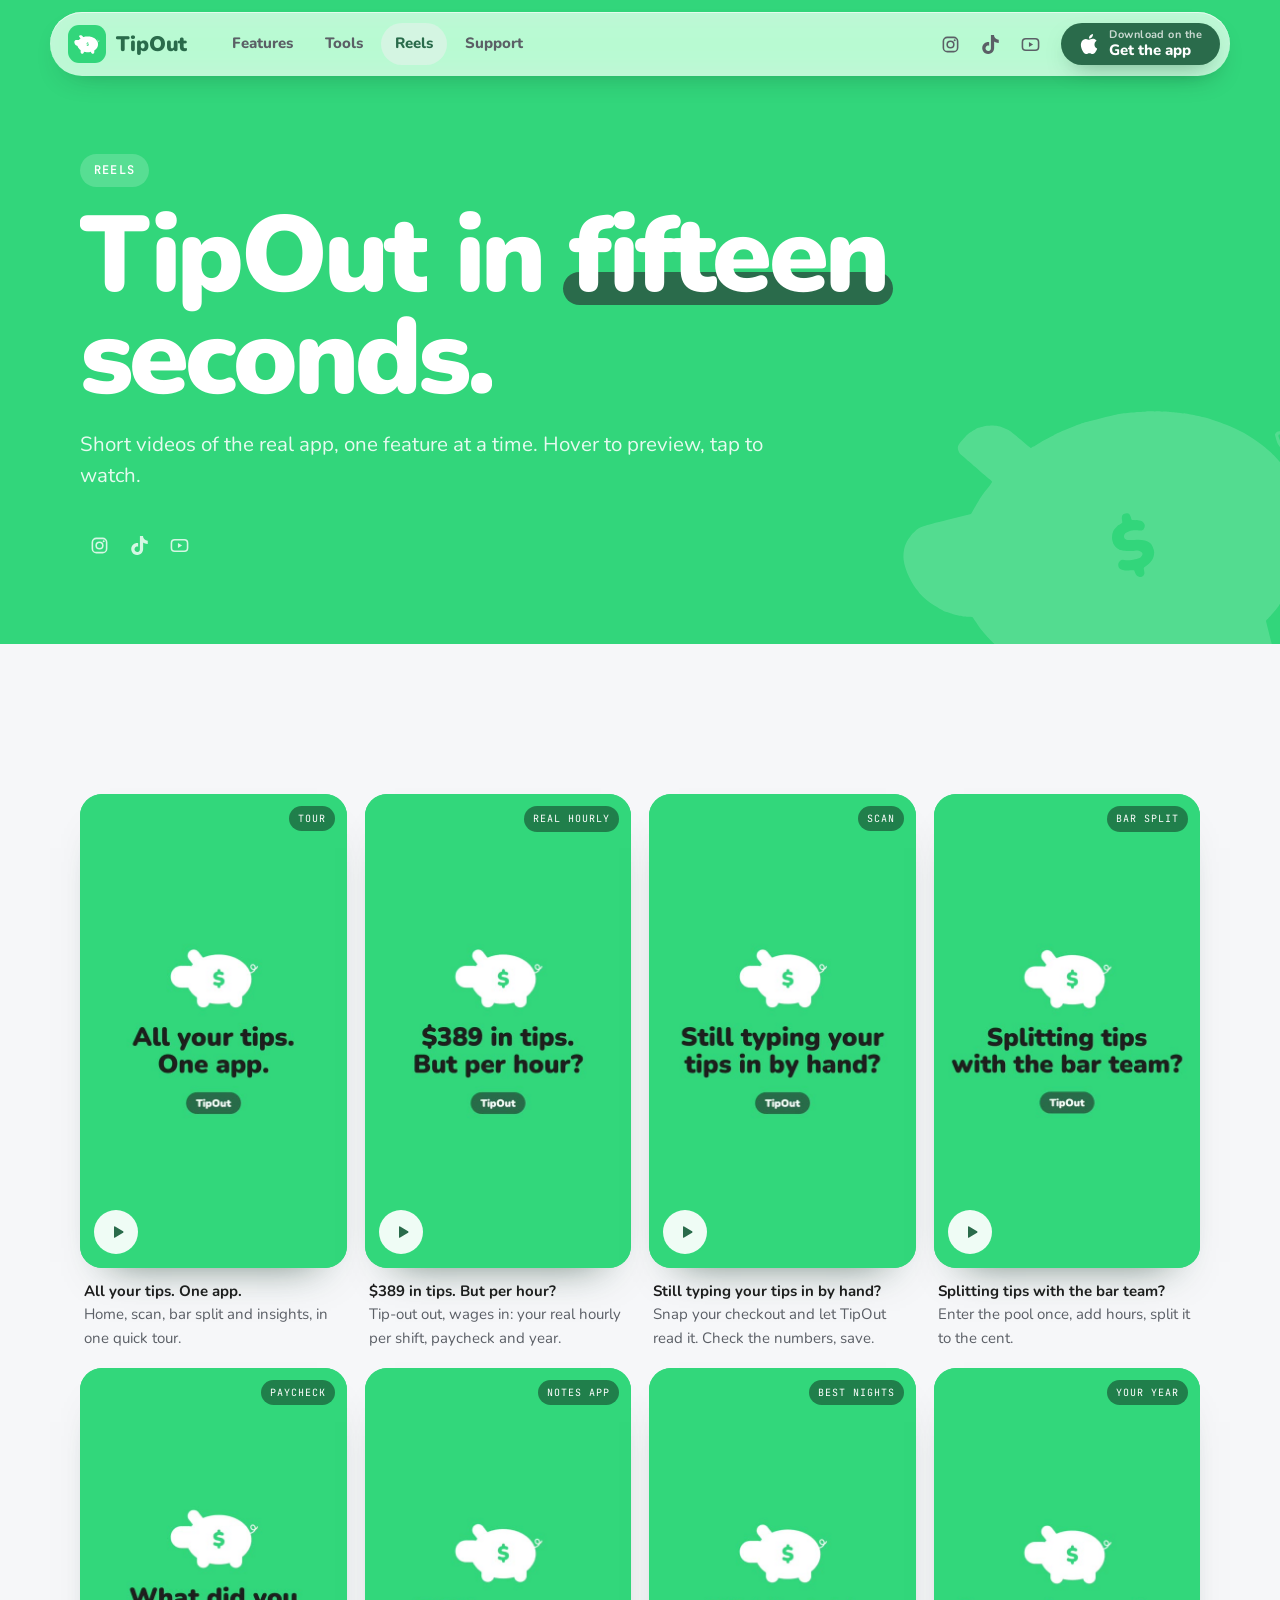
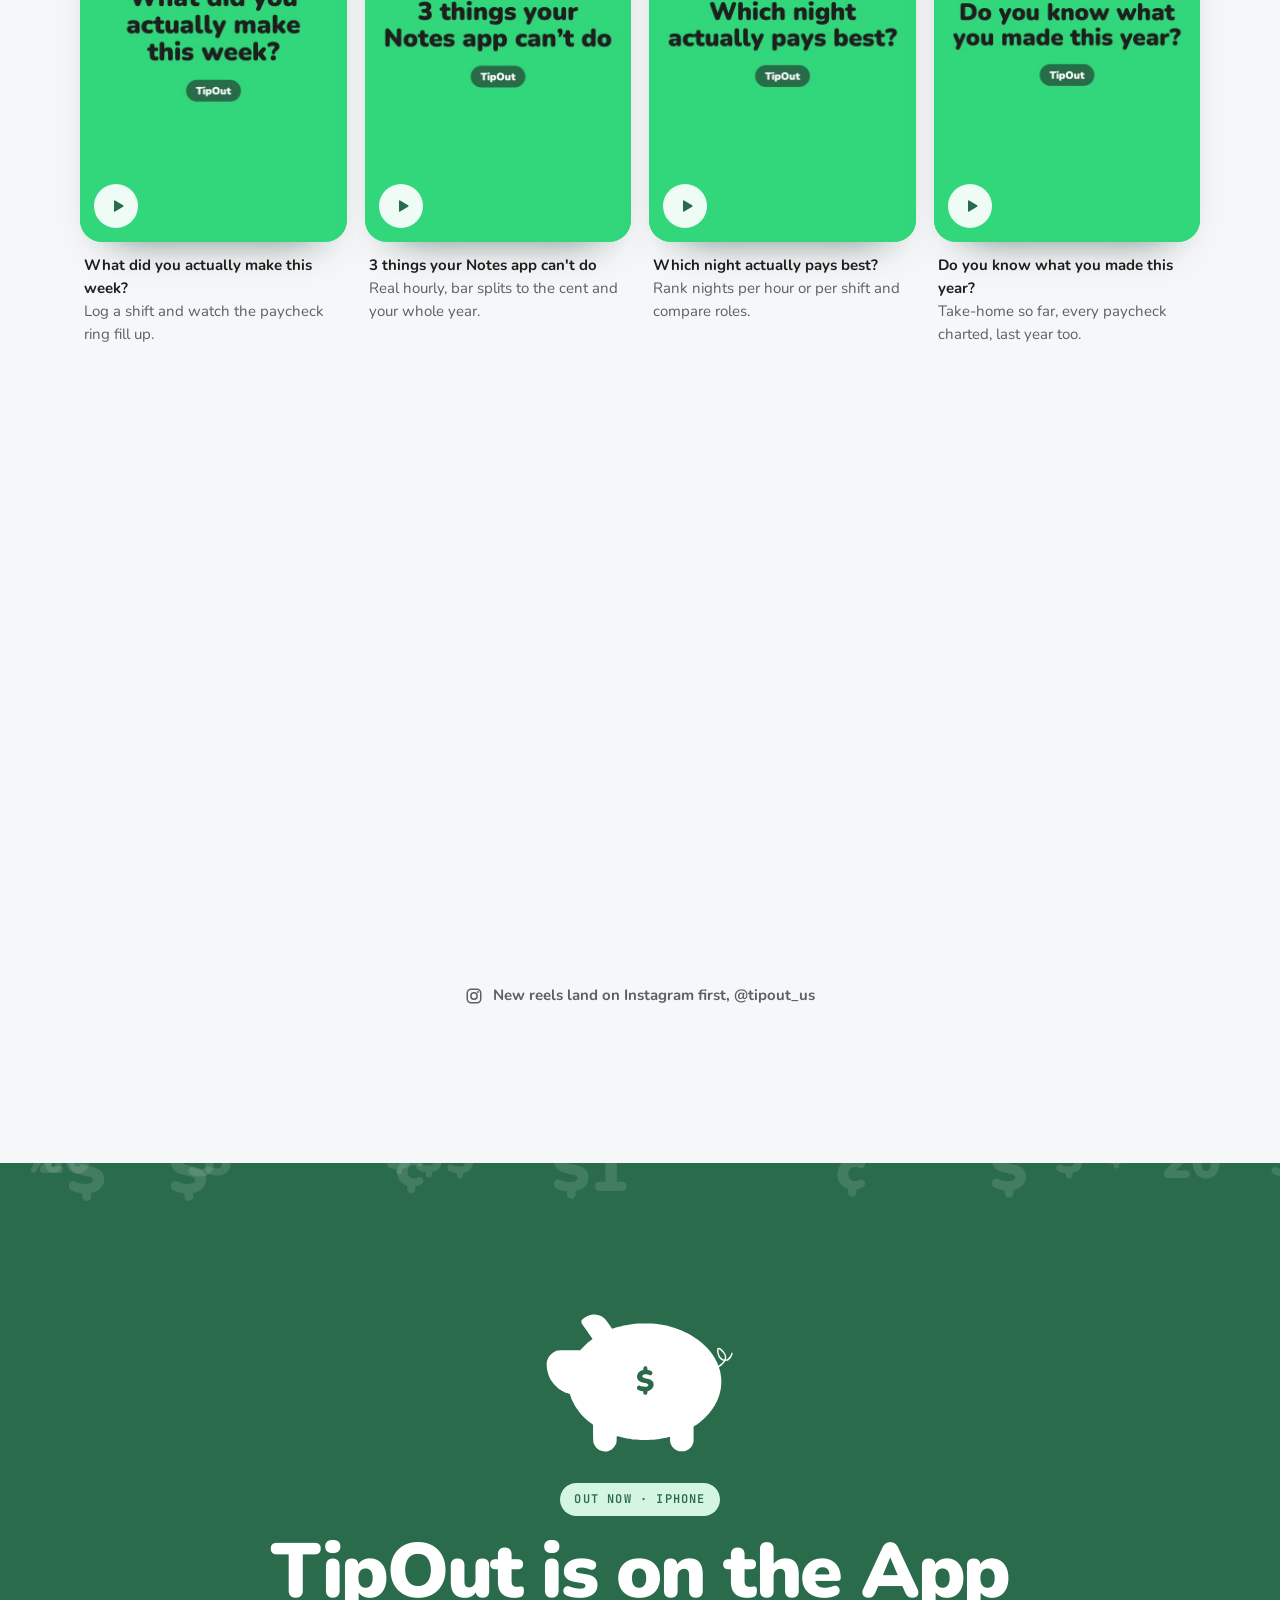
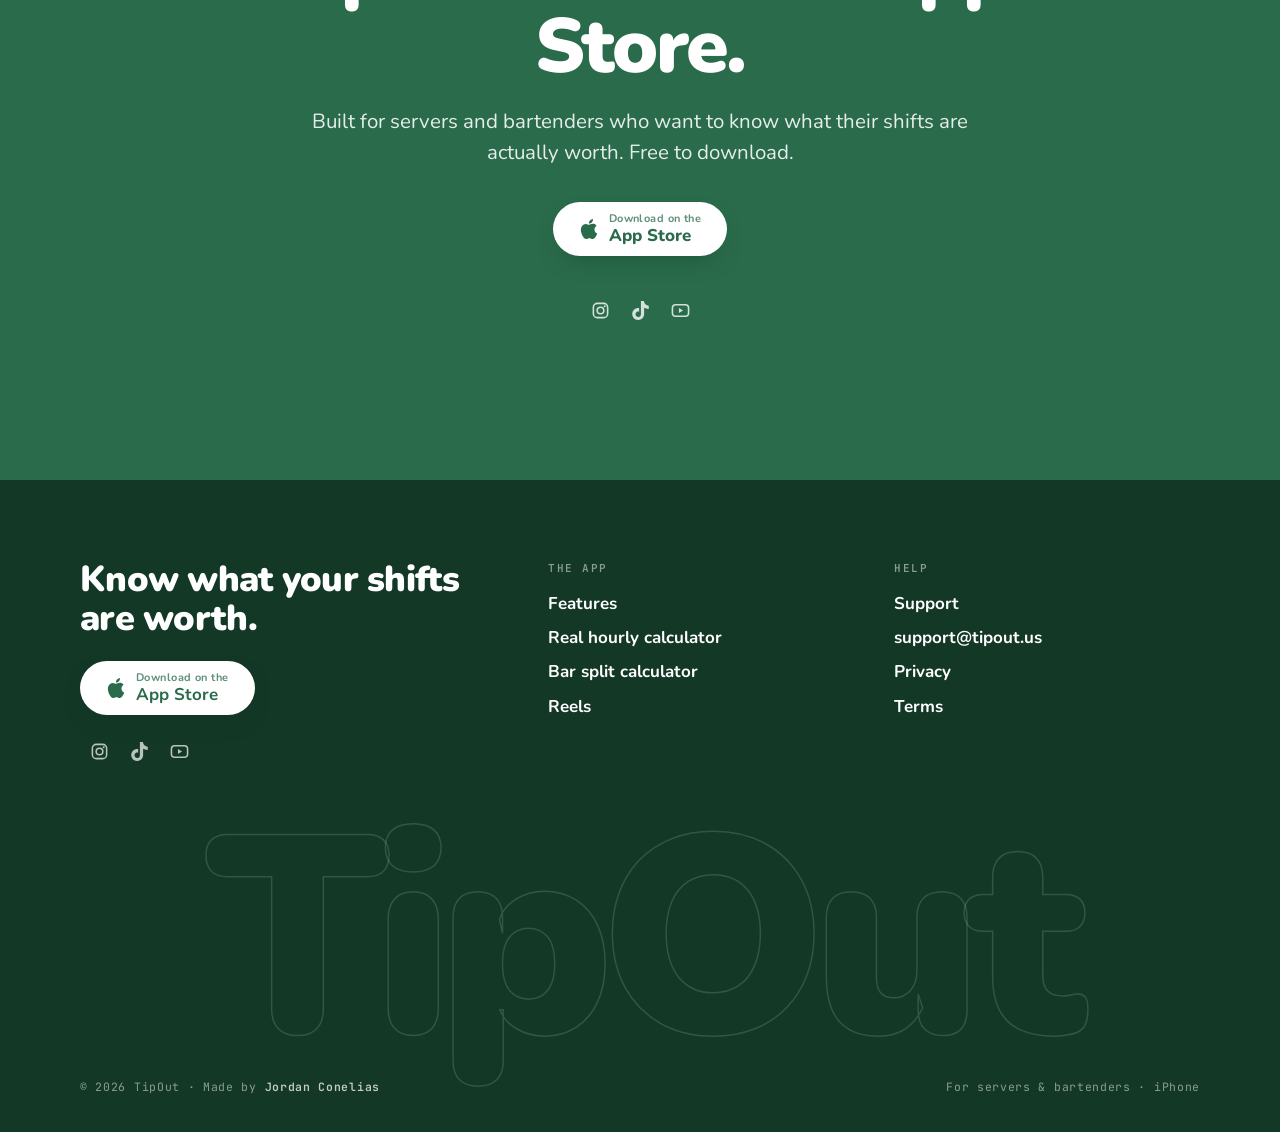
<file: reels/index.html>
<!doctype html>
<html lang="en">
<head>
<meta charset="utf-8">
<meta name="viewport" content="width=device-width, initial-scale=1, viewport-fit=cover">
<meta name="theme-color" content="#32D67B">
<title>Reels · TipOut</title>
<meta name="description" content="Watch TipOut in action: short videos of scanning a checkout, splitting bar tips, real hourly and more.">
<link rel="canonical" href="https://tipout.us/reels/">
<meta name="apple-itunes-app" content="app-id=6817116243">
<meta property="og:type" content="website">
<meta property="og:site_name" content="TipOut">
<meta property="og:title" content="Reels · TipOut">
<meta property="og:description" content="Watch TipOut in action: short videos of scanning a checkout, splitting bar tips, real hourly and more.">
<meta property="og:url" content="https://tipout.us/reels/">
<meta property="og:image" content="https://tipout.us/og-image.png">
<meta property="og:image:width" content="1200">
<meta property="og:image:height" content="630">
<meta name="twitter:card" content="summary_large_image">
<link rel="icon" type="image/png" href="/favicon.png">
<link rel="apple-touch-icon" href="/apple-touch-icon.png">
<link rel="preconnect" href="https://fonts.googleapis.com">
<link rel="preconnect" href="https://fonts.gstatic.com" crossorigin>
<link href="https://fonts.googleapis.com/css2?family=JetBrains+Mono:wght@400;600;800&family=Nunito:wght@400;700;800;900&display=swap" rel="stylesheet">
<link rel="stylesheet" href="/assets/site.css?v=9">
</head>
<body>
<a class="sr" href="#main">Skip to content</a>
<header class="nav">
  <a class="brand" href="/" aria-label="TipOut home"><span class="mark"><img src="/pig.svg" alt="" width="26" height="19"></span>TipOut</a>
  <nav class="nav-links" aria-label="Main"><a href="/features/">Features</a><a href="/tools/">Tools</a><a href="/reels/" aria-current="page">Reels</a><a href="/support/">Support</a></nav>
  <div class="nav-right">
    <div class="socials "><a data-social="instagram" href="https://instagram.com/tipout_us" target="_blank" rel="noopener" data-tip="Instagram @tipout_us" aria-label="Instagram @tipout_us"><svg class="i" aria-hidden="true"><use href="/assets/icons.svg#ig"/></svg></a><a data-social="tiktok" data-tip="TikTok" aria-label="TikTok"><svg class="i" aria-hidden="true"><use href="/assets/icons.svg#tt"/></svg></a><a data-social="youtube" data-tip="YouTube" aria-label="YouTube"><svg class="i" aria-hidden="true"><use href="/assets/icons.svg#yt"/></svg></a></div>
    <a class="btn small" data-appstore data-soon-href="/#launch" href="https://apps.apple.com/app/tipout-track-your-tips/id6817116243"><svg class="i" aria-hidden="true"><use href="/assets/icons.svg#apple"/></svg><span class="two"><span class="sub" data-cta-sub data-live="" data-soon=""></span><span data-cta-text data-live="Get the app" data-soon="Coming Oct 26">Get the app</span></span></a>
    <button class="nav-toggle" aria-label="Menu" aria-expanded="false"><span></span><span></span><span></span></button>
  </div>
</header>
<div class="menu on-deep" role="dialog" aria-label="Menu">
  <a class="big" href="/"><small>01</small>Home</a><a class="big" href="/features/"><small>02</small>Features</a><a class="big" href="/tools/"><small>03</small>Tools</a><a class="big" href="/reels/"><small>04</small>Reels</a><a class="big" href="/support/"><small>05</small>Support</a>
  <div class="foot">
    <a class="btn white small" data-appstore data-soon-href="/#launch" href="https://apps.apple.com/app/tipout-track-your-tips/id6817116243"><svg class="i" aria-hidden="true"><use href="/assets/icons.svg#apple"/></svg><span class="two"><span class="sub" data-cta-sub data-live="" data-soon=""></span><span data-cta-text data-live="Get the app" data-soon="Coming Oct 26">Get the app</span></span></a>
    <div class="socials "><a data-social="instagram" href="https://instagram.com/tipout_us" target="_blank" rel="noopener" aria-label="Instagram @tipout_us"><svg class="i" aria-hidden="true"><use href="/assets/icons.svg#ig"/></svg></a><a data-social="tiktok" aria-label="TikTok"><svg class="i" aria-hidden="true"><use href="/assets/icons.svg#tt"/></svg></a><a data-social="youtube" aria-label="YouTube"><svg class="i" aria-hidden="true"><use href="/assets/icons.svg#yt"/></svg></a></div>
  </div>
</div>
<aside class="rail" aria-label="Follow TipOut">
  <div class="socials "><a data-social="instagram" href="https://instagram.com/tipout_us" target="_blank" rel="noopener" data-tip="Instagram @tipout_us" aria-label="Instagram @tipout_us"><svg class="i" aria-hidden="true"><use href="/assets/icons.svg#ig"/></svg></a><a data-social="tiktok" data-tip="TikTok" aria-label="TikTok"><svg class="i" aria-hidden="true"><use href="/assets/icons.svg#tt"/></svg></a><a data-social="youtube" data-tip="YouTube" aria-label="YouTube"><svg class="i" aria-hidden="true"><use href="/assets/icons.svg#yt"/></svg></a></div>
  <a class="handle" href="https://instagram.com/tipout_us" target="_blank" rel="noopener">@tipout_us</a>
</aside>
<div class="status" aria-hidden="true"><i></i>TIPOUT · v1.7.0 · iPHONE</div>
<main id="main">
<section class="page-head on-green">
  <img class="pig-deco" src="/pig.svg" alt="">
  <div class="wrap">
    <p class="chip rv">Reels</p>
    <h1 class="h-xl split-words">TipOut in <span class="hl">fifteen</span> seconds.</h1>
    <p class="lede rv" style="--d:.3s">Short videos of the real app, one feature at a time. Hover to preview, tap to watch.</p>
    <div class="mt-m rv" style="--d:.4s"><div class="socials "><a data-social="instagram" href="https://instagram.com/tipout_us" target="_blank" rel="noopener" data-tip="Instagram @tipout_us" aria-label="Instagram @tipout_us"><svg class="i" aria-hidden="true"><use href="/assets/icons.svg#ig"/></svg></a><a data-social="tiktok" data-tip="TikTok" aria-label="TikTok"><svg class="i" aria-hidden="true"><use href="/assets/icons.svg#tt"/></svg></a><a data-social="youtube" data-tip="YouTube" aria-label="YouTube"><svg class="i" aria-hidden="true"><use href="/assets/icons.svg#yt"/></svg></a></div></div>
  </div>
</section>
<section class="pad">
  <div class="wrap"><div class="reel-grid"><div class="reel-card rv" style="--d:0.00s"><button class="reel" data-src="/media/reels/tour.mp4" data-title="All your tips. One app." aria-label="Play reel: All your tips. One app."><img src="/media/posters/reel-tour.jpg" alt="" loading="lazy"><video muted loop playsinline preload="none" src="/media/reels/tour.mp4"></video><span class="lbl">Tour</span><span class="play"><svg class="i" aria-hidden="true"><use href="/assets/icons.svg#play"/></svg></span></button><p><b>All your tips. One app.</b><br>Home, scan, bar split and insights, in one quick tour.</p></div><div class="reel-card rv" style="--d:0.06s"><button class="reel" data-src="/media/reels/real-hourly.mp4" data-title="$389 in tips. But per hour?" aria-label="Play reel: $389 in tips. But per hour?"><img src="/media/posters/reel-real-hourly.jpg" alt="" loading="lazy"><video muted loop playsinline preload="none" src="/media/reels/real-hourly.mp4"></video><span class="lbl">Real hourly</span><span class="play"><svg class="i" aria-hidden="true"><use href="/assets/icons.svg#play"/></svg></span></button><p><b>$389 in tips. But per hour?</b><br>Tip-out out, wages in: your real hourly per shift, paycheck and year.</p></div><div class="reel-card rv" style="--d:0.12s"><button class="reel" data-src="/media/reels/scan.mp4" data-title="Still typing your tips in by hand?" aria-label="Play reel: Still typing your tips in by hand?"><img src="/media/posters/reel-scan.jpg" alt="" loading="lazy"><video muted loop playsinline preload="none" src="/media/reels/scan.mp4"></video><span class="lbl">Scan</span><span class="play"><svg class="i" aria-hidden="true"><use href="/assets/icons.svg#play"/></svg></span></button><p><b>Still typing your tips in by hand?</b><br>Snap your checkout and let TipOut read it. Check the numbers, save.</p></div><div class="reel-card rv" style="--d:0.18s"><button class="reel" data-src="/media/reels/barsplit.mp4" data-title="Splitting tips with the bar team?" aria-label="Play reel: Splitting tips with the bar team?"><img src="/media/posters/reel-barsplit.jpg" alt="" loading="lazy"><video muted loop playsinline preload="none" src="/media/reels/barsplit.mp4"></video><span class="lbl">Bar split</span><span class="play"><svg class="i" aria-hidden="true"><use href="/assets/icons.svg#play"/></svg></span></button><p><b>Splitting tips with the bar team?</b><br>Enter the pool once, add hours, split it to the cent.</p></div><div class="reel-card rv" style="--d:0.00s"><button class="reel" data-src="/media/reels/paycheck.mp4" data-title="What did you actually make this week?" aria-label="Play reel: What did you actually make this week?"><img src="/media/posters/reel-paycheck.jpg" alt="" loading="lazy"><video muted loop playsinline preload="none" src="/media/reels/paycheck.mp4"></video><span class="lbl">Paycheck</span><span class="play"><svg class="i" aria-hidden="true"><use href="/assets/icons.svg#play"/></svg></span></button><p><b>What did you actually make this week?</b><br>Log a shift and watch the paycheck ring fill up.</p></div><div class="reel-card rv" style="--d:0.06s"><button class="reel" data-src="/media/reels/three-things.mp4" data-title="3 things your Notes app can&#x27;t do" aria-label="Play reel: 3 things your Notes app can&#x27;t do"><img src="/media/posters/reel-three-things.jpg" alt="" loading="lazy"><video muted loop playsinline preload="none" src="/media/reels/three-things.mp4"></video><span class="lbl">Notes app</span><span class="play"><svg class="i" aria-hidden="true"><use href="/assets/icons.svg#play"/></svg></span></button><p><b>3 things your Notes app can&#x27;t do</b><br>Real hourly, bar splits to the cent and your whole year.</p></div><div class="reel-card rv" style="--d:0.12s"><button class="reel" data-src="/media/reels/best-nights.mp4" data-title="Which night actually pays best?" aria-label="Play reel: Which night actually pays best?"><img src="/media/posters/reel-best-nights.jpg" alt="" loading="lazy"><video muted loop playsinline preload="none" src="/media/reels/best-nights.mp4"></video><span class="lbl">Best nights</span><span class="play"><svg class="i" aria-hidden="true"><use href="/assets/icons.svg#play"/></svg></span></button><p><b>Which night actually pays best?</b><br>Rank nights per hour or per shift and compare roles.</p></div><div class="reel-card rv" style="--d:0.18s"><button class="reel" data-src="/media/reels/year.mp4" data-title="Do you know what you made this year?" aria-label="Play reel: Do you know what you made this year?"><img src="/media/posters/reel-year.jpg" alt="" loading="lazy"><video muted loop playsinline preload="none" src="/media/reels/year.mp4"></video><span class="lbl">Your year</span><span class="play"><svg class="i" aria-hidden="true"><use href="/assets/icons.svg#play"/></svg></span></button><p><b>Do you know what you made this year?</b><br>Take-home so far, every paycheck charted, last year too.</p></div><div class="reel-card rv" style="--d:0.00s"><button class="reel" data-src="/media/reels/rescan.mp4" data-title="Same checkout every shift?" aria-label="Play reel: Same checkout every shift?"><img src="/media/posters/reel-rescan.jpg" alt="" loading="lazy"><video muted loop playsinline preload="none" src="/media/reels/rescan.mp4"></video><span class="lbl">Rescan</span><span class="play"><svg class="i" aria-hidden="true"><use href="/assets/icons.svg#play"/></svg></span></button><p><b>Same checkout every shift?</b><br>After the first scan, TipOut remembers your receipt.</p></div><div class="reel-card rv" style="--d:0.06s"><button class="reel" data-src="/media/reels/tax.mp4" data-title="Tax season coming up?" aria-label="Play reel: Tax season coming up?"><img src="/media/posters/reel-tax.jpg" alt="" loading="lazy"><video muted loop playsinline preload="none" src="/media/reels/tax.mp4"></video><span class="lbl">Tax</span><span class="play"><svg class="i" aria-hidden="true"><use href="/assets/icons.svg#play"/></svg></span></button><p><b>Tax season coming up?</b><br>Month by month totals and a one-tap CSV export.</p></div><div class="reel-card rv" style="--d:0.12s"><button class="reel" data-src="/media/reels/openclose.mp4" data-title="Getting paid to open or close?" aria-label="Play reel: Getting paid to open or close?"><img src="/media/posters/reel-openclose.jpg" alt="" loading="lazy"><video muted loop playsinline preload="none" src="/media/reels/openclose.mp4"></video><span class="lbl">Open/Close</span><span class="play"><svg class="i" aria-hidden="true"><use href="/assets/icons.svg#play"/></svg></span></button><p><b>Getting paid to open or close?</b><br>Enter your time card and the extra hours land on your paycheck.</p></div></div>
  <p class="center mt-l"><a class="quiet-follow" href="https://instagram.com/tipout_us" target="_blank" rel="noopener" data-social="instagram"><svg class="i" aria-hidden="true"><use href="/assets/icons.svg#ig"/></svg>New reels land on Instagram first, @tipout_us</a></p></div>
</section>
<section class="launch on-deep pad" id="launch">
  <div class="coins" aria-hidden="true"></div>
  <div class="wrap">
    <img class="pig-big" src="/pig.svg" alt="" width="190" height="140">
    <p class="chip mint" data-soon-only hidden>Launch day · Mon, Oct 26</p>
    <p class="chip mint" data-live-only>Out now · iPhone</p>
    <h2 class="h-lg mt-s" data-soon-only hidden>TipOut lands on the App Store Monday.</h2>
    <h2 class="h-lg mt-s" data-live-only>TipOut is on the App Store.</h2>
    <p class="lede">Built for servers and bartenders who want to know what their shifts are actually worth. Free to download.</p>
    <div class="countdown" data-soon-only hidden aria-label="Time until launch">
      <div><b data-d>0</b><small>days</small></div><div><b data-h>00</b><small>hrs</small></div><div><b data-m>00</b><small>min</small></div><div><b data-s>00</b><small>sec</small></div>
    </div>
    <a class="btn white" data-appstore data-soon-href="https://instagram.com/tipout_us" href="https://apps.apple.com/app/tipout-track-your-tips/id6817116243"><svg class="i" aria-hidden="true"><use href="/assets/icons.svg#apple"/></svg><span class="two"><span class="sub" data-cta-sub data-live="Download on the" data-soon="Get pinged on launch day">Download on the</span><span data-cta-text data-live="App Store" data-soon="Follow @tipout_us">App Store</span></span></a>
    <div class="mt-m"><div class="socials "><a data-social="instagram" href="https://instagram.com/tipout_us" target="_blank" rel="noopener" data-tip="Instagram @tipout_us" aria-label="Instagram @tipout_us"><svg class="i" aria-hidden="true"><use href="/assets/icons.svg#ig"/></svg></a><a data-social="tiktok" data-tip="TikTok" aria-label="TikTok"><svg class="i" aria-hidden="true"><use href="/assets/icons.svg#tt"/></svg></a><a data-social="youtube" data-tip="YouTube" aria-label="YouTube"><svg class="i" aria-hidden="true"><use href="/assets/icons.svg#yt"/></svg></a></div></div>
  </div>
</section>
<div class="lightbox" aria-hidden="true" role="dialog" aria-label="Reel player">
  <button class="x" aria-label="Close">×</button>
  <video controls playsinline loop></video>
  <p class="cap"><span></span> · more on <a href="https://instagram.com/tipout_us" target="_blank" rel="noopener" data-social="instagram">@tipout_us</a></p>
</div>
</main>
<footer class="footer on-deep">
  <div class="wrap">
    <div class="top">
      <div>
        <p class="tagline">Know what your shifts are worth.</p>
        <a class="btn white" data-appstore data-soon-href="/#launch" href="https://apps.apple.com/app/tipout-track-your-tips/id6817116243"><svg class="i" aria-hidden="true"><use href="/assets/icons.svg#apple"/></svg><span class="two"><span class="sub" data-cta-sub data-live="Download on the" data-soon="Coming to the App Store">Download on the</span><span data-cta-text data-live="App Store" data-soon="Monday, Oct 26">App Store</span></span></a>
        <div class="mt-s"><div class="socials "><a data-social="instagram" href="https://instagram.com/tipout_us" target="_blank" rel="noopener" data-tip="Instagram @tipout_us" aria-label="Instagram @tipout_us"><svg class="i" aria-hidden="true"><use href="/assets/icons.svg#ig"/></svg></a><a data-social="tiktok" data-tip="TikTok" aria-label="TikTok"><svg class="i" aria-hidden="true"><use href="/assets/icons.svg#tt"/></svg></a><a data-social="youtube" data-tip="YouTube" aria-label="YouTube"><svg class="i" aria-hidden="true"><use href="/assets/icons.svg#yt"/></svg></a></div></div>
      </div>
      <div>
        <h4>The app</h4>
        <ul>
          <li><a href="/features/">Features</a></li>
          <li><a href="/tools/#real-hourly">Real hourly calculator</a></li>
          <li><a href="/tools/#bar-split">Bar split calculator</a></li>
          <li><a href="/reels/">Reels</a></li>
        </ul>
      </div>
      <div>
        <h4>Help</h4>
        <ul>
          <li><a href="/support/">Support</a></li>
          <li><a href="mailto:support@tipout.us">support@tipout.us</a></li>
          <li><a href="/privacy/">Privacy</a></li>
          <li><a href="/terms/">Terms</a></li>
        </ul>
      </div>
    </div>
    <div class="word" aria-hidden="true">TipOut</div>
    <div class="base">
      <span>© 2026 TipOut · Made by <a href="https://conelias.com" target="_blank" rel="noopener">Jordan Conelias</a></span>
      <span>For servers &amp; bartenders · iPhone</span>
    </div>
  </div>
</footer>
<script src="/assets/site.js?v=9"></script>
</body>
</html>
</file>
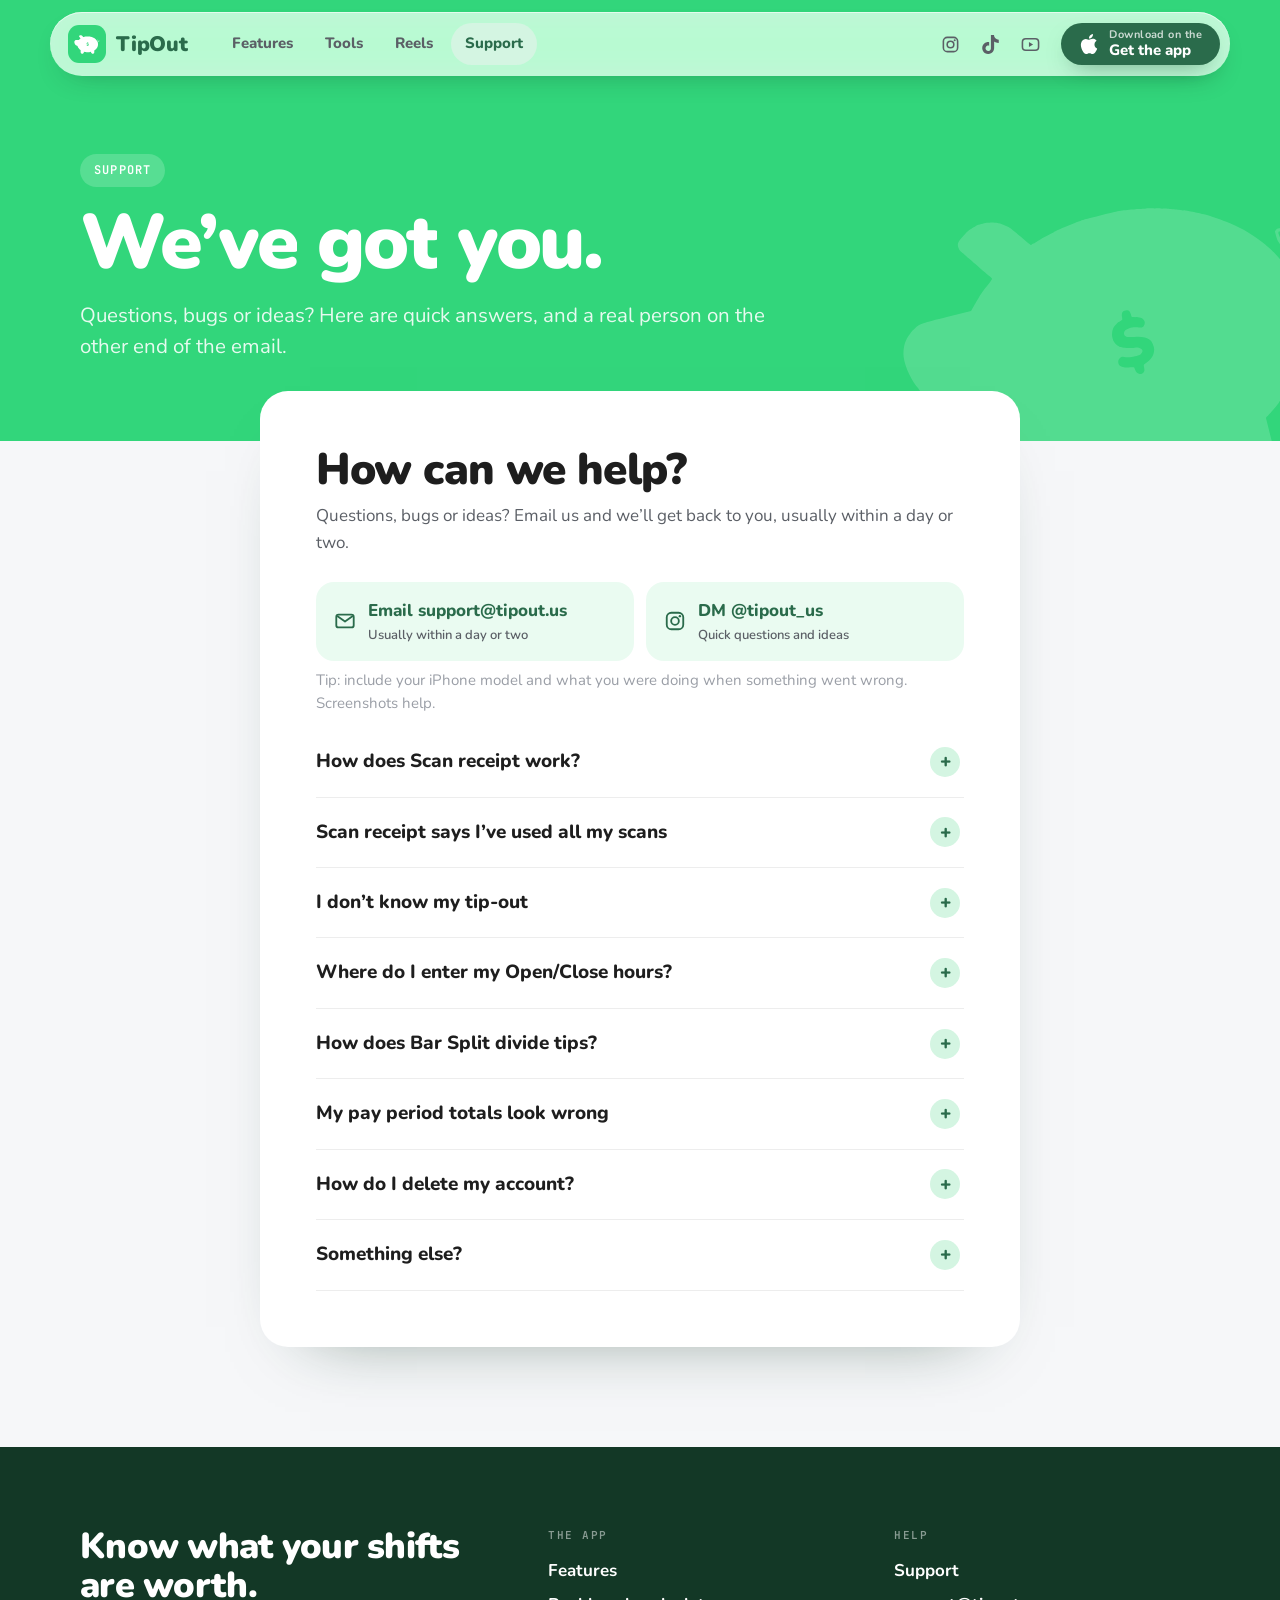
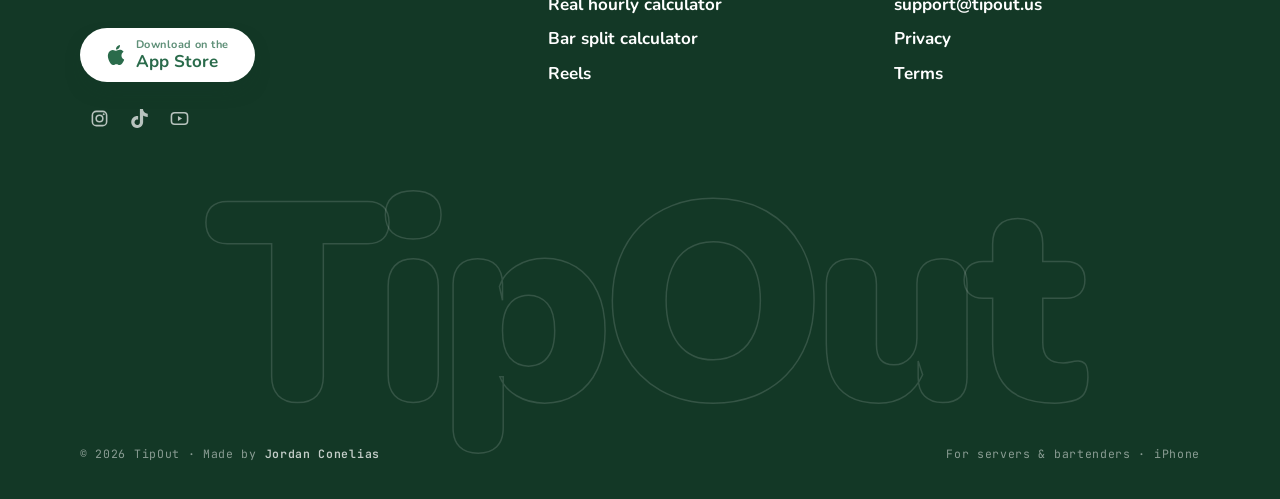
<file: support/index.html>
<!doctype html>
<html lang="en">
<head>
<meta charset="utf-8">
<meta name="viewport" content="width=device-width, initial-scale=1, viewport-fit=cover">
<meta name="theme-color" content="#32D67B">
<title>Support · TipOut</title>
<meta name="description" content="Help with TipOut: contact support and answers to common questions.">
<link rel="canonical" href="https://tipout.us/support/">
<meta name="apple-itunes-app" content="app-id=6817116243">
<meta property="og:type" content="website">
<meta property="og:site_name" content="TipOut">
<meta property="og:title" content="Support · TipOut">
<meta property="og:description" content="Help with TipOut: contact support and answers to common questions.">
<meta property="og:url" content="https://tipout.us/support/">
<meta property="og:image" content="https://tipout.us/og-image.png">
<meta property="og:image:width" content="1200">
<meta property="og:image:height" content="630">
<meta name="twitter:card" content="summary_large_image">
<link rel="icon" type="image/png" href="/favicon.png">
<link rel="apple-touch-icon" href="/apple-touch-icon.png">
<link rel="preconnect" href="https://fonts.googleapis.com">
<link rel="preconnect" href="https://fonts.gstatic.com" crossorigin>
<link href="https://fonts.googleapis.com/css2?family=JetBrains+Mono:wght@400;600;800&family=Nunito:wght@400;700;800;900&display=swap" rel="stylesheet">
<link rel="stylesheet" href="/assets/site.css?v=9">
</head>
<body>
<a class="sr" href="#main">Skip to content</a>
<header class="nav">
  <a class="brand" href="/" aria-label="TipOut home"><span class="mark"><img src="/pig.svg" alt="" width="26" height="19"></span>TipOut</a>
  <nav class="nav-links" aria-label="Main"><a href="/features/">Features</a><a href="/tools/">Tools</a><a href="/reels/">Reels</a><a href="/support/" aria-current="page">Support</a></nav>
  <div class="nav-right">
    <div class="socials "><a data-social="instagram" href="https://instagram.com/tipout_us" target="_blank" rel="noopener" data-tip="Instagram @tipout_us" aria-label="Instagram @tipout_us"><svg class="i" aria-hidden="true"><use href="/assets/icons.svg#ig"/></svg></a><a data-social="tiktok" data-tip="TikTok" aria-label="TikTok"><svg class="i" aria-hidden="true"><use href="/assets/icons.svg#tt"/></svg></a><a data-social="youtube" data-tip="YouTube" aria-label="YouTube"><svg class="i" aria-hidden="true"><use href="/assets/icons.svg#yt"/></svg></a></div>
    <a class="btn small" data-appstore data-soon-href="/#launch" href="https://apps.apple.com/app/tipout-track-your-tips/id6817116243"><svg class="i" aria-hidden="true"><use href="/assets/icons.svg#apple"/></svg><span class="two"><span class="sub" data-cta-sub data-live="" data-soon=""></span><span data-cta-text data-live="Get the app" data-soon="Coming Oct 26">Get the app</span></span></a>
    <button class="nav-toggle" aria-label="Menu" aria-expanded="false"><span></span><span></span><span></span></button>
  </div>
</header>
<div class="menu on-deep" role="dialog" aria-label="Menu">
  <a class="big" href="/"><small>01</small>Home</a><a class="big" href="/features/"><small>02</small>Features</a><a class="big" href="/tools/"><small>03</small>Tools</a><a class="big" href="/reels/"><small>04</small>Reels</a><a class="big" href="/support/"><small>05</small>Support</a>
  <div class="foot">
    <a class="btn white small" data-appstore data-soon-href="/#launch" href="https://apps.apple.com/app/tipout-track-your-tips/id6817116243"><svg class="i" aria-hidden="true"><use href="/assets/icons.svg#apple"/></svg><span class="two"><span class="sub" data-cta-sub data-live="" data-soon=""></span><span data-cta-text data-live="Get the app" data-soon="Coming Oct 26">Get the app</span></span></a>
    <div class="socials "><a data-social="instagram" href="https://instagram.com/tipout_us" target="_blank" rel="noopener" aria-label="Instagram @tipout_us"><svg class="i" aria-hidden="true"><use href="/assets/icons.svg#ig"/></svg></a><a data-social="tiktok" aria-label="TikTok"><svg class="i" aria-hidden="true"><use href="/assets/icons.svg#tt"/></svg></a><a data-social="youtube" aria-label="YouTube"><svg class="i" aria-hidden="true"><use href="/assets/icons.svg#yt"/></svg></a></div>
  </div>
</div>
<aside class="rail" aria-label="Follow TipOut">
  <div class="socials "><a data-social="instagram" href="https://instagram.com/tipout_us" target="_blank" rel="noopener" data-tip="Instagram @tipout_us" aria-label="Instagram @tipout_us"><svg class="i" aria-hidden="true"><use href="/assets/icons.svg#ig"/></svg></a><a data-social="tiktok" data-tip="TikTok" aria-label="TikTok"><svg class="i" aria-hidden="true"><use href="/assets/icons.svg#tt"/></svg></a><a data-social="youtube" data-tip="YouTube" aria-label="YouTube"><svg class="i" aria-hidden="true"><use href="/assets/icons.svg#yt"/></svg></a></div>
  <a class="handle" href="https://instagram.com/tipout_us" target="_blank" rel="noopener">@tipout_us</a>
</aside>
<div class="status" aria-hidden="true"><i></i>TIPOUT · v1.7.0 · iPHONE</div>
<main id="main">
<section class="page-head on-green">
  <img class="pig-deco" src="/pig.svg" alt="">
  <div class="wrap">
    <p class="chip rv">Support</p>
    <h1 class="h-lg split-words">We’ve got you.</h1>
    <p class="lede rv" style="--d:.3s">Questions, bugs or ideas? Here are quick answers, and a real person on the other end of the email.</p>
  </div>
</section>
<section style="padding-bottom:100px">
  <div class="wrap"><article class="doc">
  <h1>How can we help?</h1>
  <p>Questions, bugs or ideas? Email us and we’ll get back to you, usually within a day or two.</p>
  <div class="help-row"><a href="mailto:support@tipout.us?subject=TipOut%20support"><svg class="i" aria-hidden="true"><use href="/assets/icons.svg#mail"/></svg><span>Email support@tipout.us<small>Usually within a day or two</small></span></a><a href="https://instagram.com/tipout_us" target="_blank" rel="noopener" data-social="instagram"><svg class="i" aria-hidden="true"><use href="/assets/icons.svg#ig"/></svg><span>DM @tipout_us<small>Quick questions and ideas</small></span></a></div>
  <p class="faint">Tip: include your iPhone model and what you were doing when something went wrong. Screenshots help.</p>

  <div class="faq"><details><summary>How does Scan receipt work?</summary><p>Tap + and choose Scan receipt, then hold your phone over your checkout. The camera takes the photo by itself once it’s steady (the shutter button works too). TipOut’s AI reads the printed checkout, or the Shift Review on a Toast tablet or phone, and shows every number on one page. Tap any number to pick the right line or type it; TipOut remembers your checkout after that. Then add any cash tips and tap Log Shift. Photos are never stored by TipOut.</p></details><details><summary>Scan receipt says I’ve used all my scans</summary><p>Free accounts get 10 receipt scans a month and TipOut Pro gets 200. Scans reset each month, and one-time scan packs add more right away (Settings → Get TipOut Pro). You can always enter a shift by hand with Manual entry.</p></details><details><summary>I don’t know my tip-out</summary><p>Open Settings and tap I don’t know my tip-out, then scan the top and bottom of a checkout. TipOut finds the tip-out line, divides it by net sales and saves that % as your usual tip-out. Server and Trainer share one tip-out; Bartender has its own. You can also do this while setting up the app.</p></details><details><summary>Where do I enter my Open/Close hours?</summary><p>Turn on Open/Close hours in Settings → Logging. Then This Paycheck shows an Enter time card button for each week: type the hours on your time card and TipOut adds the extra hours to your paycheck at your Open/Close rate.</p></details><details><summary>How does Bar Split divide tips?</summary><p>It pools card and cash tips, subtracts the tip-out, and splits the rest by the hours each bartender worked. Tip-out comes out of card and cash in proportion, and everyone’s card and cash amounts add up exactly to the pool.</p></details><details><summary>My pay period totals look wrong</summary><p>Check Settings → Pay schedule. TipOut groups shifts by how often you’re paid (weekly, every 2 weeks or twice a month) and the date a period started.</p></details><details><summary>How do I delete my account?</summary><p>In the app, open Settings and tap Delete account. This permanently deletes your account and every shift you’ve logged.</p></details><details><summary>Something else?</summary><p>Email <a href="mailto:support@tipout.us">support@tipout.us</a>. For privacy questions, see the <a href="/privacy/">Privacy Policy</a>.</p></details></div></article></div>
</section>
</main>
<footer class="footer on-deep">
  <div class="wrap">
    <div class="top">
      <div>
        <p class="tagline">Know what your shifts are worth.</p>
        <a class="btn white" data-appstore data-soon-href="/#launch" href="https://apps.apple.com/app/tipout-track-your-tips/id6817116243"><svg class="i" aria-hidden="true"><use href="/assets/icons.svg#apple"/></svg><span class="two"><span class="sub" data-cta-sub data-live="Download on the" data-soon="Coming to the App Store">Download on the</span><span data-cta-text data-live="App Store" data-soon="Monday, Oct 26">App Store</span></span></a>
        <div class="mt-s"><div class="socials "><a data-social="instagram" href="https://instagram.com/tipout_us" target="_blank" rel="noopener" data-tip="Instagram @tipout_us" aria-label="Instagram @tipout_us"><svg class="i" aria-hidden="true"><use href="/assets/icons.svg#ig"/></svg></a><a data-social="tiktok" data-tip="TikTok" aria-label="TikTok"><svg class="i" aria-hidden="true"><use href="/assets/icons.svg#tt"/></svg></a><a data-social="youtube" data-tip="YouTube" aria-label="YouTube"><svg class="i" aria-hidden="true"><use href="/assets/icons.svg#yt"/></svg></a></div></div>
      </div>
      <div>
        <h4>The app</h4>
        <ul>
          <li><a href="/features/">Features</a></li>
          <li><a href="/tools/#real-hourly">Real hourly calculator</a></li>
          <li><a href="/tools/#bar-split">Bar split calculator</a></li>
          <li><a href="/reels/">Reels</a></li>
        </ul>
      </div>
      <div>
        <h4>Help</h4>
        <ul>
          <li><a href="/support/">Support</a></li>
          <li><a href="mailto:support@tipout.us">support@tipout.us</a></li>
          <li><a href="/privacy/">Privacy</a></li>
          <li><a href="/terms/">Terms</a></li>
        </ul>
      </div>
    </div>
    <div class="word" aria-hidden="true">TipOut</div>
    <div class="base">
      <span>© 2026 TipOut · Made by <a href="https://conelias.com" target="_blank" rel="noopener">Jordan Conelias</a></span>
      <span>For servers &amp; bartenders · iPhone</span>
    </div>
  </div>
</footer>
<script src="/assets/site.js?v=9"></script>
</body>
</html>
</file>
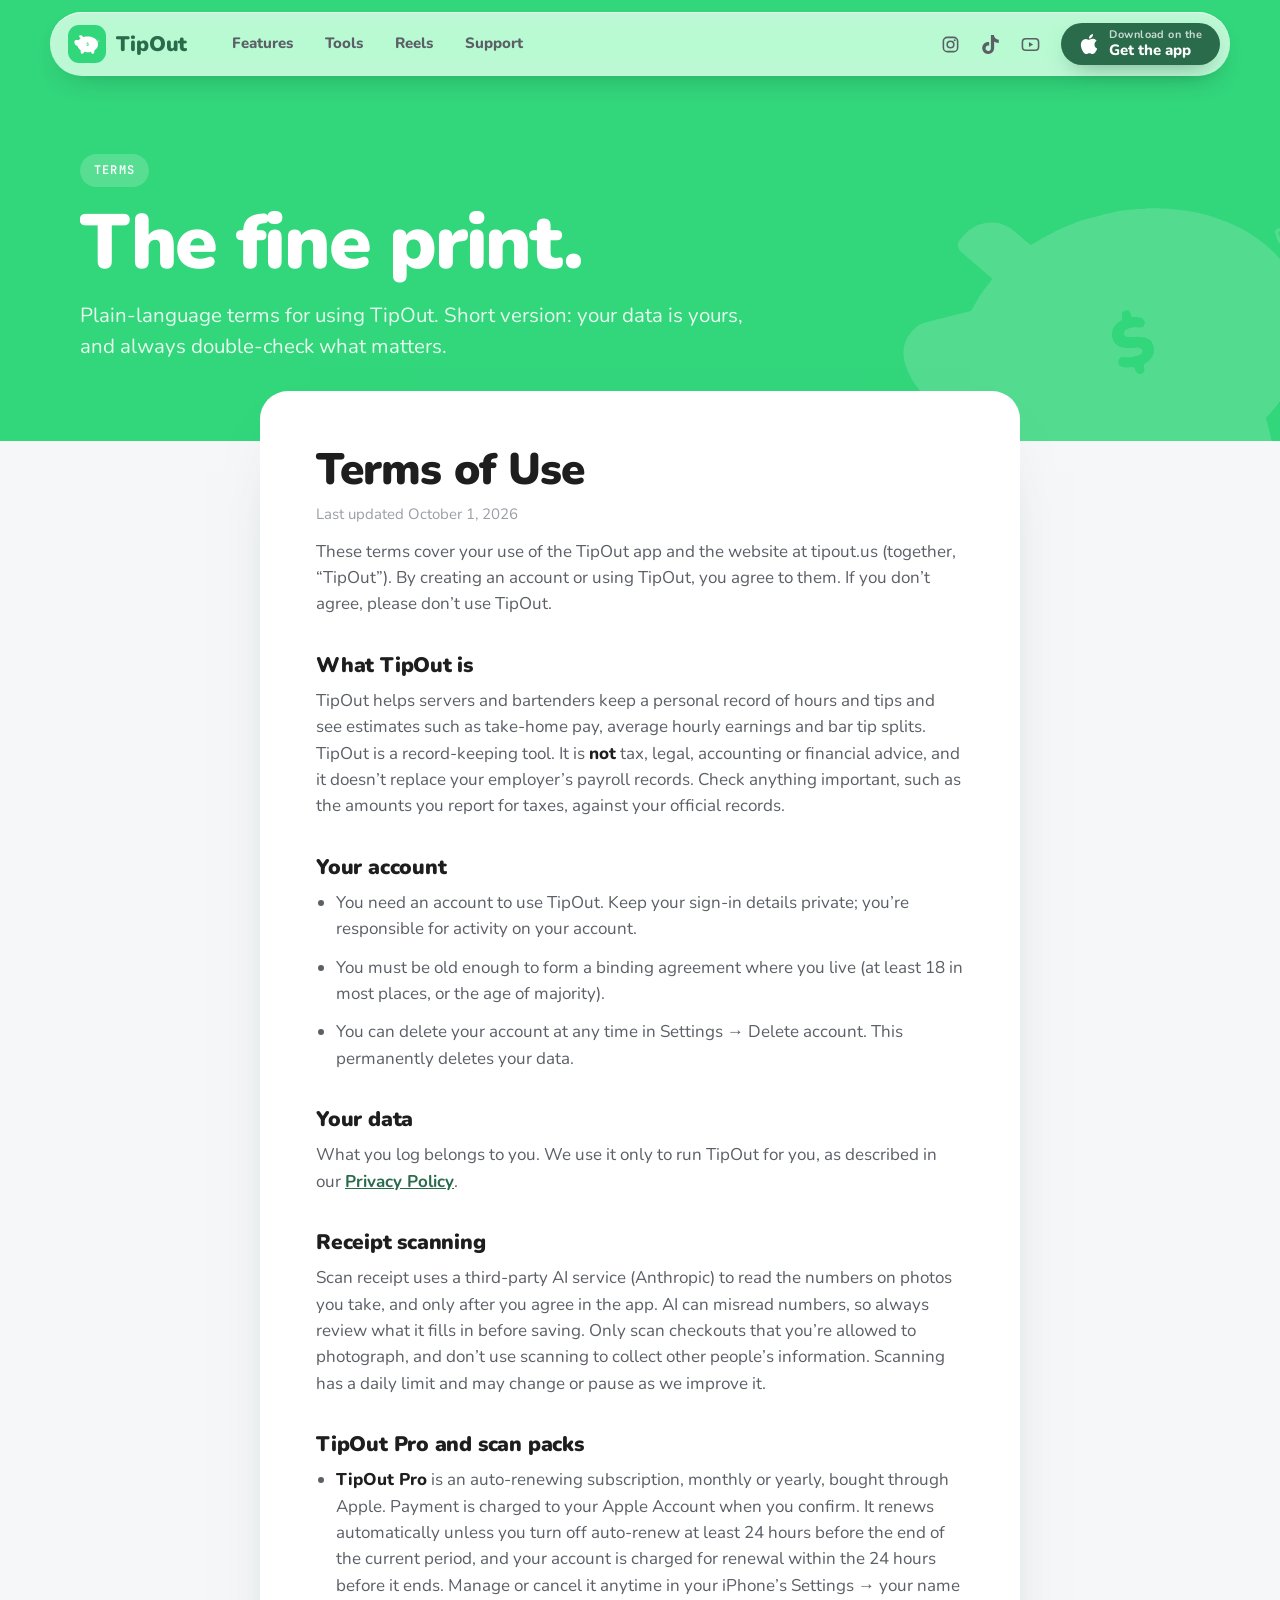
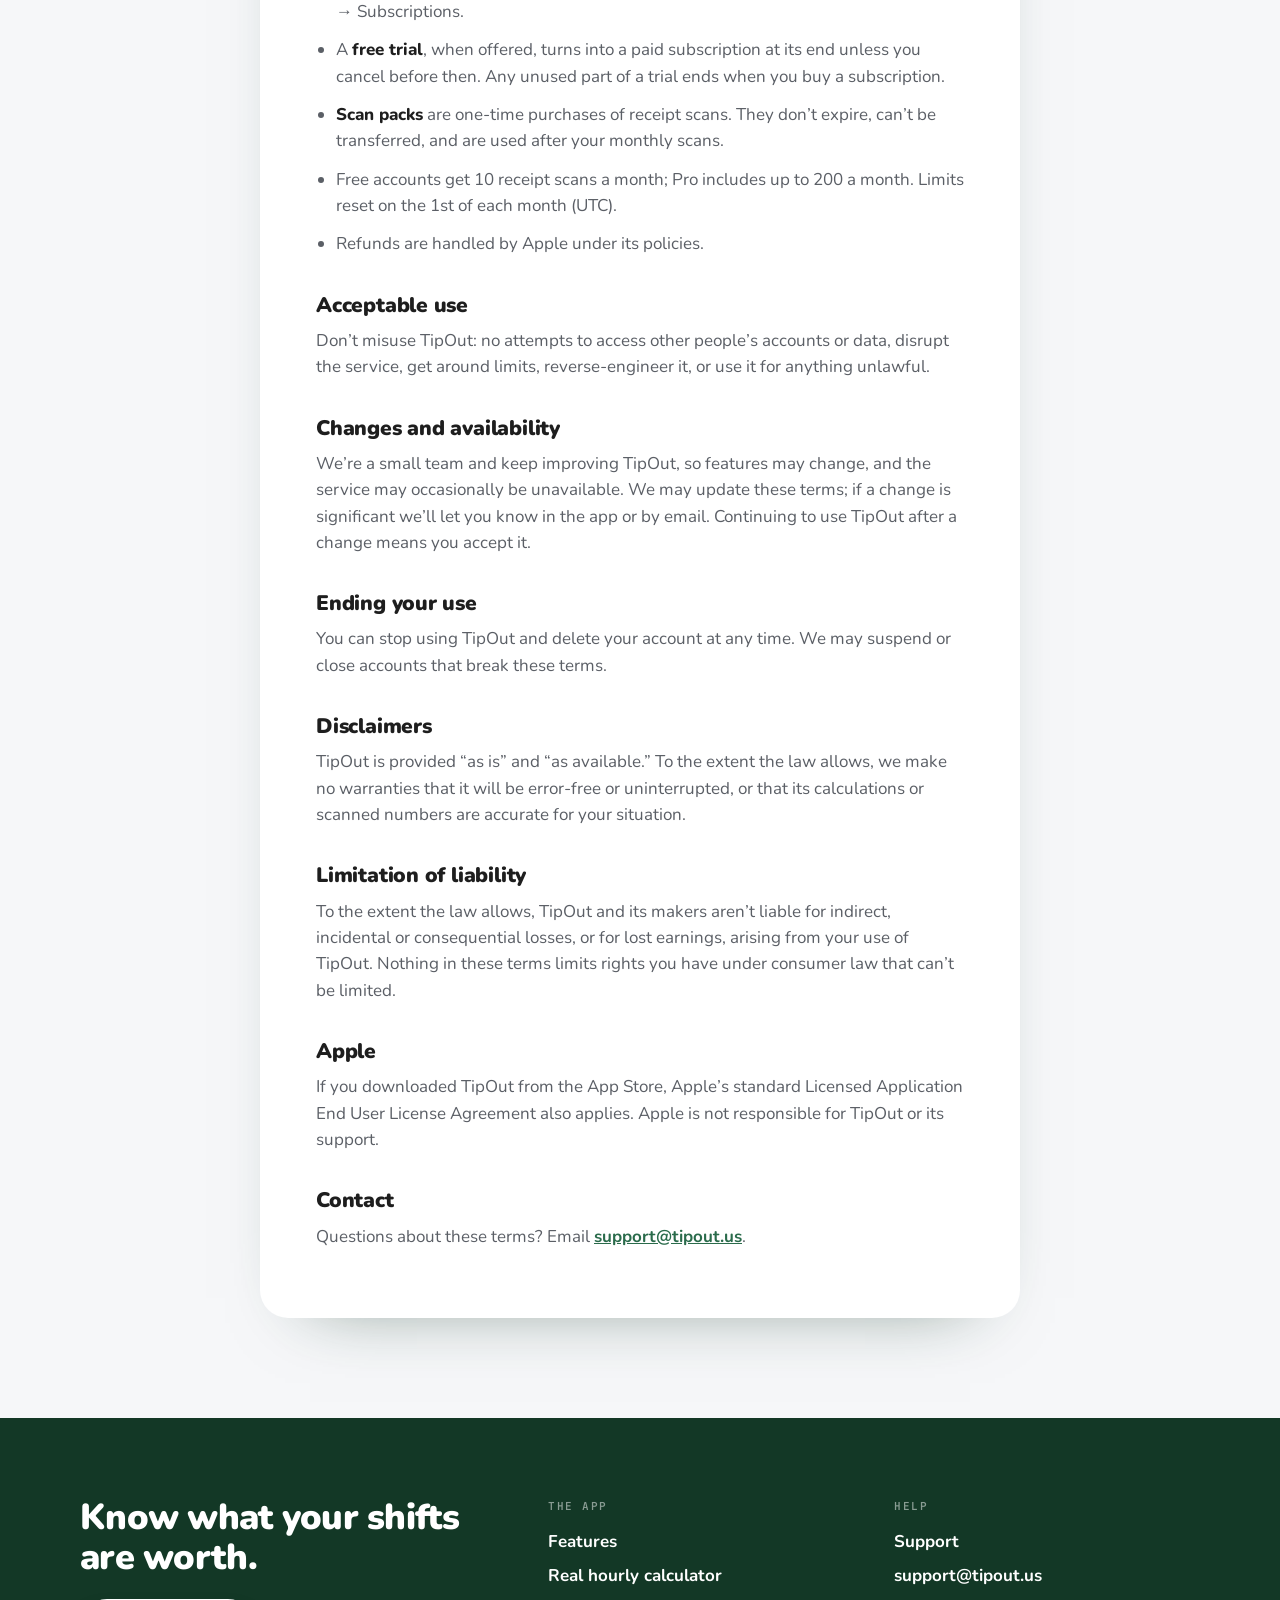
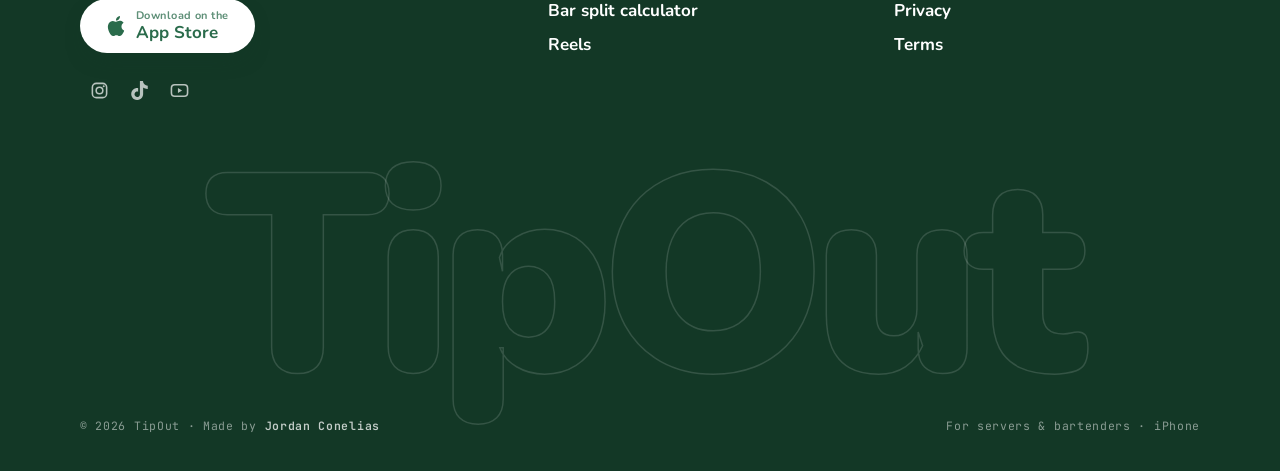
<file: terms/index.html>
<!doctype html>
<html lang="en">
<head>
<meta charset="utf-8">
<meta name="viewport" content="width=device-width, initial-scale=1, viewport-fit=cover">
<meta name="theme-color" content="#32D67B">
<title>Terms of Use · TipOut</title>
<meta name="description" content="The terms for using the TipOut app and tipout.us.">
<link rel="canonical" href="https://tipout.us/terms/">
<meta name="apple-itunes-app" content="app-id=6817116243">
<meta property="og:type" content="website">
<meta property="og:site_name" content="TipOut">
<meta property="og:title" content="Terms of Use · TipOut">
<meta property="og:description" content="The terms for using the TipOut app and tipout.us.">
<meta property="og:url" content="https://tipout.us/terms/">
<meta property="og:image" content="https://tipout.us/og-image.png">
<meta property="og:image:width" content="1200">
<meta property="og:image:height" content="630">
<meta name="twitter:card" content="summary_large_image">
<link rel="icon" type="image/png" href="/favicon.png">
<link rel="apple-touch-icon" href="/apple-touch-icon.png">
<link rel="preconnect" href="https://fonts.googleapis.com">
<link rel="preconnect" href="https://fonts.gstatic.com" crossorigin>
<link href="https://fonts.googleapis.com/css2?family=JetBrains+Mono:wght@400;600;800&family=Nunito:wght@400;700;800;900&display=swap" rel="stylesheet">
<link rel="stylesheet" href="/assets/site.css?v=9">
</head>
<body>
<a class="sr" href="#main">Skip to content</a>
<header class="nav">
  <a class="brand" href="/" aria-label="TipOut home"><span class="mark"><img src="/pig.svg" alt="" width="26" height="19"></span>TipOut</a>
  <nav class="nav-links" aria-label="Main"><a href="/features/">Features</a><a href="/tools/">Tools</a><a href="/reels/">Reels</a><a href="/support/">Support</a></nav>
  <div class="nav-right">
    <div class="socials "><a data-social="instagram" href="https://instagram.com/tipout_us" target="_blank" rel="noopener" data-tip="Instagram @tipout_us" aria-label="Instagram @tipout_us"><svg class="i" aria-hidden="true"><use href="/assets/icons.svg#ig"/></svg></a><a data-social="tiktok" data-tip="TikTok" aria-label="TikTok"><svg class="i" aria-hidden="true"><use href="/assets/icons.svg#tt"/></svg></a><a data-social="youtube" data-tip="YouTube" aria-label="YouTube"><svg class="i" aria-hidden="true"><use href="/assets/icons.svg#yt"/></svg></a></div>
    <a class="btn small" data-appstore data-soon-href="/#launch" href="https://apps.apple.com/app/tipout-track-your-tips/id6817116243"><svg class="i" aria-hidden="true"><use href="/assets/icons.svg#apple"/></svg><span class="two"><span class="sub" data-cta-sub data-live="" data-soon=""></span><span data-cta-text data-live="Get the app" data-soon="Coming Oct 26">Get the app</span></span></a>
    <button class="nav-toggle" aria-label="Menu" aria-expanded="false"><span></span><span></span><span></span></button>
  </div>
</header>
<div class="menu on-deep" role="dialog" aria-label="Menu">
  <a class="big" href="/"><small>01</small>Home</a><a class="big" href="/features/"><small>02</small>Features</a><a class="big" href="/tools/"><small>03</small>Tools</a><a class="big" href="/reels/"><small>04</small>Reels</a><a class="big" href="/support/"><small>05</small>Support</a>
  <div class="foot">
    <a class="btn white small" data-appstore data-soon-href="/#launch" href="https://apps.apple.com/app/tipout-track-your-tips/id6817116243"><svg class="i" aria-hidden="true"><use href="/assets/icons.svg#apple"/></svg><span class="two"><span class="sub" data-cta-sub data-live="" data-soon=""></span><span data-cta-text data-live="Get the app" data-soon="Coming Oct 26">Get the app</span></span></a>
    <div class="socials "><a data-social="instagram" href="https://instagram.com/tipout_us" target="_blank" rel="noopener" aria-label="Instagram @tipout_us"><svg class="i" aria-hidden="true"><use href="/assets/icons.svg#ig"/></svg></a><a data-social="tiktok" aria-label="TikTok"><svg class="i" aria-hidden="true"><use href="/assets/icons.svg#tt"/></svg></a><a data-social="youtube" aria-label="YouTube"><svg class="i" aria-hidden="true"><use href="/assets/icons.svg#yt"/></svg></a></div>
  </div>
</div>
<aside class="rail" aria-label="Follow TipOut">
  <div class="socials "><a data-social="instagram" href="https://instagram.com/tipout_us" target="_blank" rel="noopener" data-tip="Instagram @tipout_us" aria-label="Instagram @tipout_us"><svg class="i" aria-hidden="true"><use href="/assets/icons.svg#ig"/></svg></a><a data-social="tiktok" data-tip="TikTok" aria-label="TikTok"><svg class="i" aria-hidden="true"><use href="/assets/icons.svg#tt"/></svg></a><a data-social="youtube" data-tip="YouTube" aria-label="YouTube"><svg class="i" aria-hidden="true"><use href="/assets/icons.svg#yt"/></svg></a></div>
  <a class="handle" href="https://instagram.com/tipout_us" target="_blank" rel="noopener">@tipout_us</a>
</aside>
<div class="status" aria-hidden="true"><i></i>TIPOUT · v1.7.0 · iPHONE</div>
<main id="main">
<section class="page-head on-green">
  <img class="pig-deco" src="/pig.svg" alt="">
  <div class="wrap">
    <p class="chip rv">Terms</p>
    <h1 class="h-lg split-words">The fine print.</h1>
    <p class="lede rv" style="--d:.3s">Plain-language terms for using TipOut. Short version: your data is yours, and always double-check what matters.</p>
  </div>
</section>
<section style="padding-bottom:100px">
  <div class="wrap"><article class="doc">
  <h1>Terms of Use</h1>
  <p class="faint">Last updated October 1, 2026</p>

  <p>These terms cover your use of the TipOut app and the website at tipout.us (together, “TipOut”). By creating an account or using TipOut, you agree to them. If you don’t agree, please don’t use TipOut.</p>

  <h2>What TipOut is</h2>
  <p>TipOut helps servers and bartenders keep a personal record of hours and tips and see estimates such as take-home pay, average hourly earnings and bar tip splits. TipOut is a record-keeping tool. It is <strong>not</strong> tax, legal, accounting or financial advice, and it doesn’t replace your employer’s payroll records. Check anything important, such as the amounts you report for taxes, against your official records.</p>

  <h2>Your account</h2>
  <ul>
    <li>You need an account to use TipOut. Keep your sign-in details private; you’re responsible for activity on your account.</li>
    <li>You must be old enough to form a binding agreement where you live (at least 18 in most places, or the age of majority).</li>
    <li>You can delete your account at any time in Settings → Delete account. This permanently deletes your data.</li>
  </ul>

  <h2>Your data</h2>
  <p>What you log belongs to you. We use it only to run TipOut for you, as described in our <a href="/privacy/">Privacy Policy</a>.</p>

  <h2>Receipt scanning</h2>
  <p>Scan receipt uses a third-party AI service (Anthropic) to read the numbers on photos you take, and only after you agree in the app. AI can misread numbers, so always review what it fills in before saving. Only scan checkouts that you’re allowed to photograph, and don’t use scanning to collect other people’s information. Scanning has a daily limit and may change or pause as we improve it.</p>

  <h2>TipOut Pro and scan packs</h2>
  <ul>
    <li><strong>TipOut Pro</strong> is an auto-renewing subscription, monthly or yearly, bought through Apple. Payment is charged to your Apple Account when you confirm. It renews automatically unless you turn off auto-renew at least 24 hours before the end of the current period, and your account is charged for renewal within the 24 hours before it ends. Manage or cancel it anytime in your iPhone’s Settings → your name → Subscriptions.</li>
    <li>A <strong>free trial</strong>, when offered, turns into a paid subscription at its end unless you cancel before then. Any unused part of a trial ends when you buy a subscription.</li>
    <li><strong>Scan packs</strong> are one-time purchases of receipt scans. They don’t expire, can’t be transferred, and are used after your monthly scans.</li>
    <li>Free accounts get 10 receipt scans a month; Pro includes up to 200 a month. Limits reset on the 1st of each month (UTC).</li>
    <li>Refunds are handled by Apple under its policies.</li>
  </ul>

  <h2>Acceptable use</h2>
  <p>Don’t misuse TipOut: no attempts to access other people’s accounts or data, disrupt the service, get around limits, reverse-engineer it, or use it for anything unlawful.</p>

  <h2>Changes and availability</h2>
  <p>We’re a small team and keep improving TipOut, so features may change, and the service may occasionally be unavailable. We may update these terms; if a change is significant we’ll let you know in the app or by email. Continuing to use TipOut after a change means you accept it.</p>

  <h2>Ending your use</h2>
  <p>You can stop using TipOut and delete your account at any time. We may suspend or close accounts that break these terms.</p>

  <h2>Disclaimers</h2>
  <p>TipOut is provided “as is” and “as available.” To the extent the law allows, we make no warranties that it will be error-free or uninterrupted, or that its calculations or scanned numbers are accurate for your situation.</p>

  <h2>Limitation of liability</h2>
  <p>To the extent the law allows, TipOut and its makers aren’t liable for indirect, incidental or consequential losses, or for lost earnings, arising from your use of TipOut. Nothing in these terms limits rights you have under consumer law that can’t be limited.</p>

  <h2>Apple</h2>
  <p>If you downloaded TipOut from the App Store, Apple’s standard Licensed Application End User License Agreement also applies. Apple is not responsible for TipOut or its support.</p>

  <h2>Contact</h2>
  <p>Questions about these terms? Email <a href="mailto:support@tipout.us">support@tipout.us</a>.</p>
</article></div>
</section>
</main>
<footer class="footer on-deep">
  <div class="wrap">
    <div class="top">
      <div>
        <p class="tagline">Know what your shifts are worth.</p>
        <a class="btn white" data-appstore data-soon-href="/#launch" href="https://apps.apple.com/app/tipout-track-your-tips/id6817116243"><svg class="i" aria-hidden="true"><use href="/assets/icons.svg#apple"/></svg><span class="two"><span class="sub" data-cta-sub data-live="Download on the" data-soon="Coming to the App Store">Download on the</span><span data-cta-text data-live="App Store" data-soon="Monday, Oct 26">App Store</span></span></a>
        <div class="mt-s"><div class="socials "><a data-social="instagram" href="https://instagram.com/tipout_us" target="_blank" rel="noopener" data-tip="Instagram @tipout_us" aria-label="Instagram @tipout_us"><svg class="i" aria-hidden="true"><use href="/assets/icons.svg#ig"/></svg></a><a data-social="tiktok" data-tip="TikTok" aria-label="TikTok"><svg class="i" aria-hidden="true"><use href="/assets/icons.svg#tt"/></svg></a><a data-social="youtube" data-tip="YouTube" aria-label="YouTube"><svg class="i" aria-hidden="true"><use href="/assets/icons.svg#yt"/></svg></a></div></div>
      </div>
      <div>
        <h4>The app</h4>
        <ul>
          <li><a href="/features/">Features</a></li>
          <li><a href="/tools/#real-hourly">Real hourly calculator</a></li>
          <li><a href="/tools/#bar-split">Bar split calculator</a></li>
          <li><a href="/reels/">Reels</a></li>
        </ul>
      </div>
      <div>
        <h4>Help</h4>
        <ul>
          <li><a href="/support/">Support</a></li>
          <li><a href="mailto:support@tipout.us">support@tipout.us</a></li>
          <li><a href="/privacy/">Privacy</a></li>
          <li><a href="/terms/">Terms</a></li>
        </ul>
      </div>
    </div>
    <div class="word" aria-hidden="true">TipOut</div>
    <div class="base">
      <span>© 2026 TipOut · Made by <a href="https://conelias.com" target="_blank" rel="noopener">Jordan Conelias</a></span>
      <span>For servers &amp; bartenders · iPhone</span>
    </div>
  </div>
</footer>
<script src="/assets/site.js?v=9"></script>
</body>
</html>
</file>
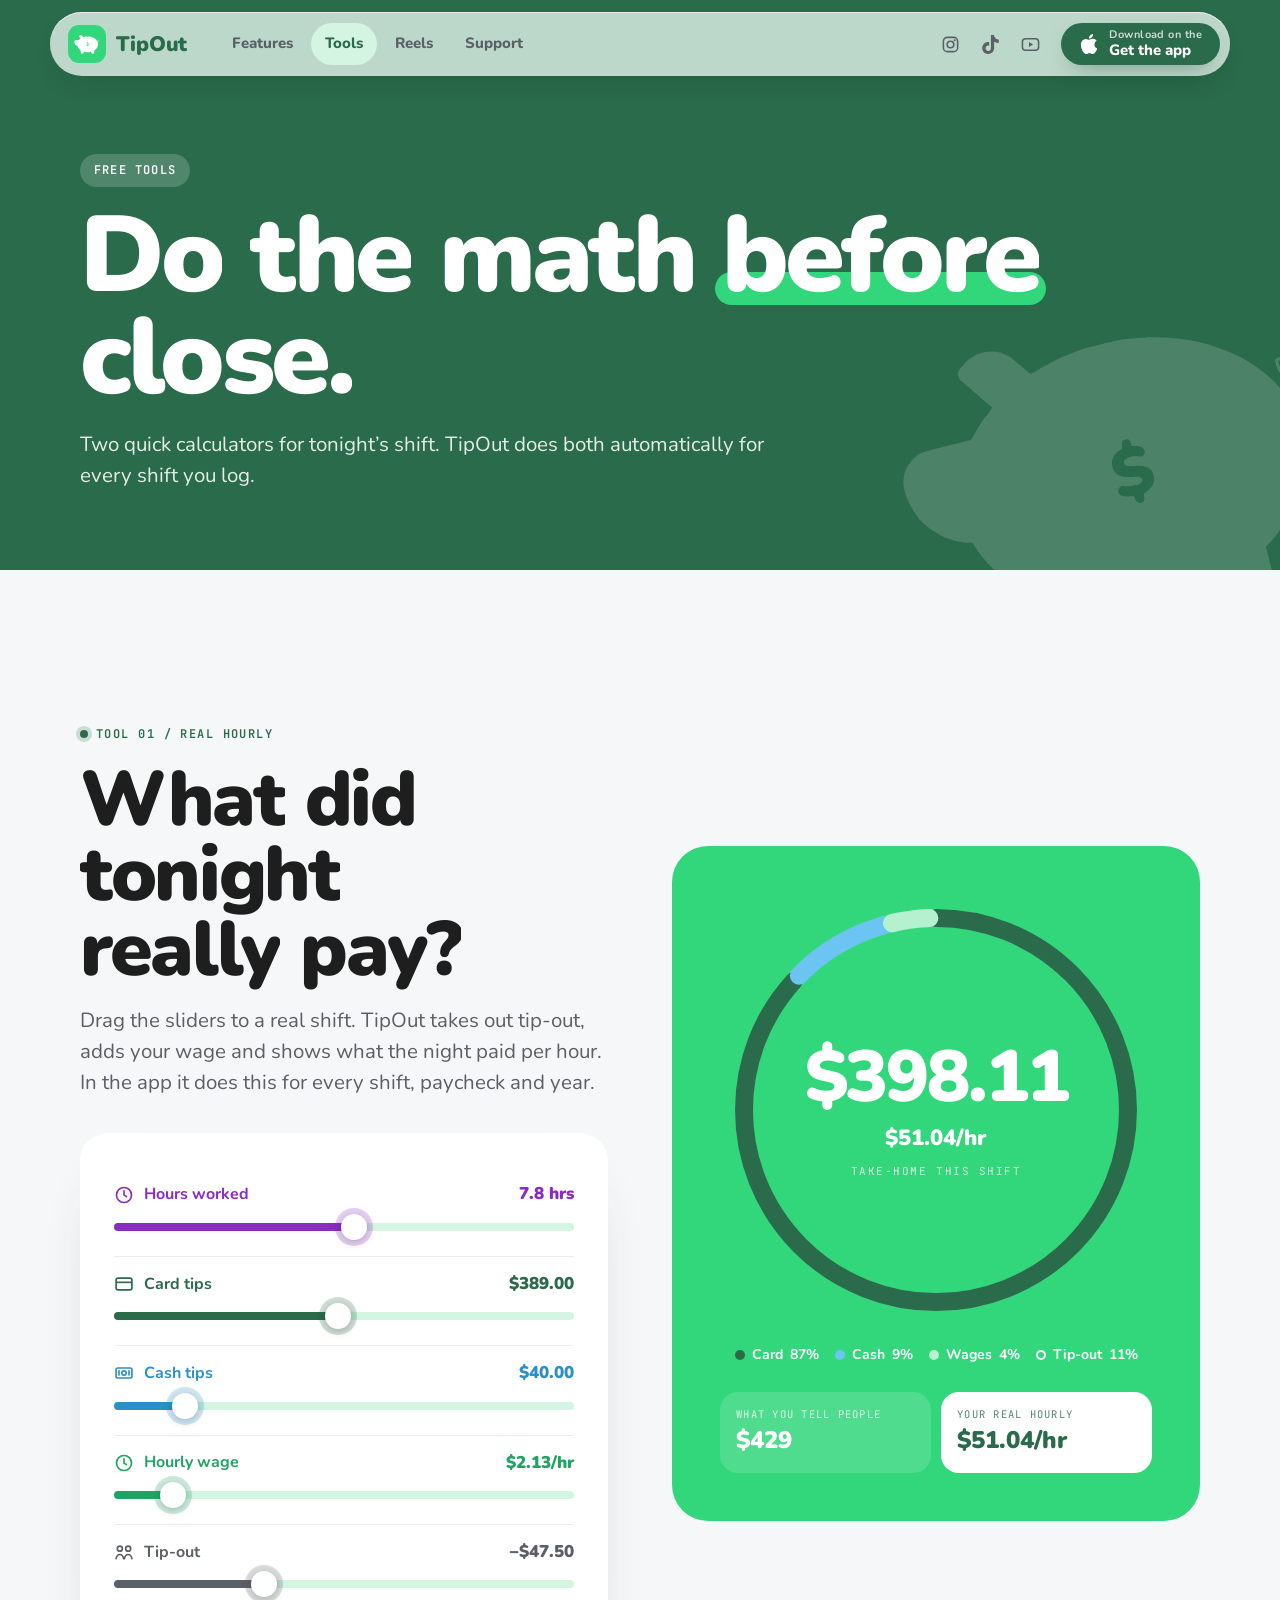
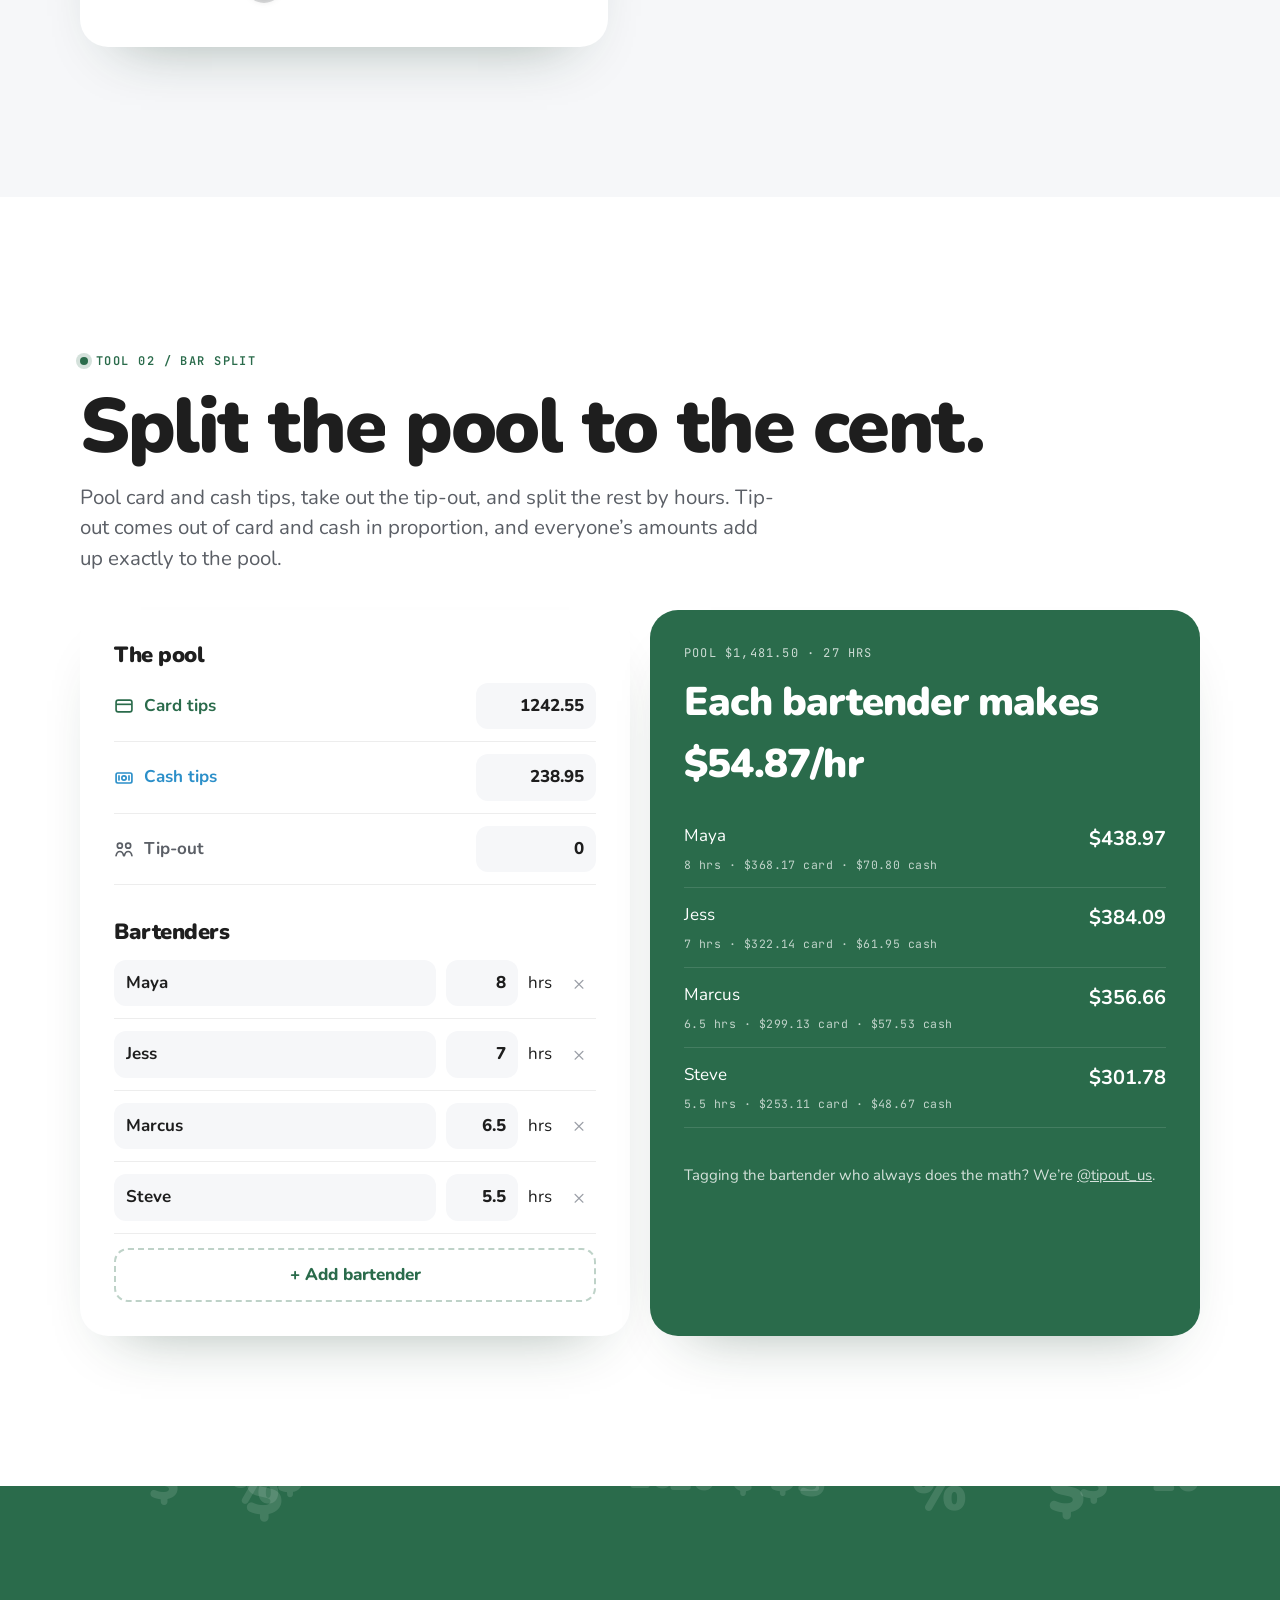
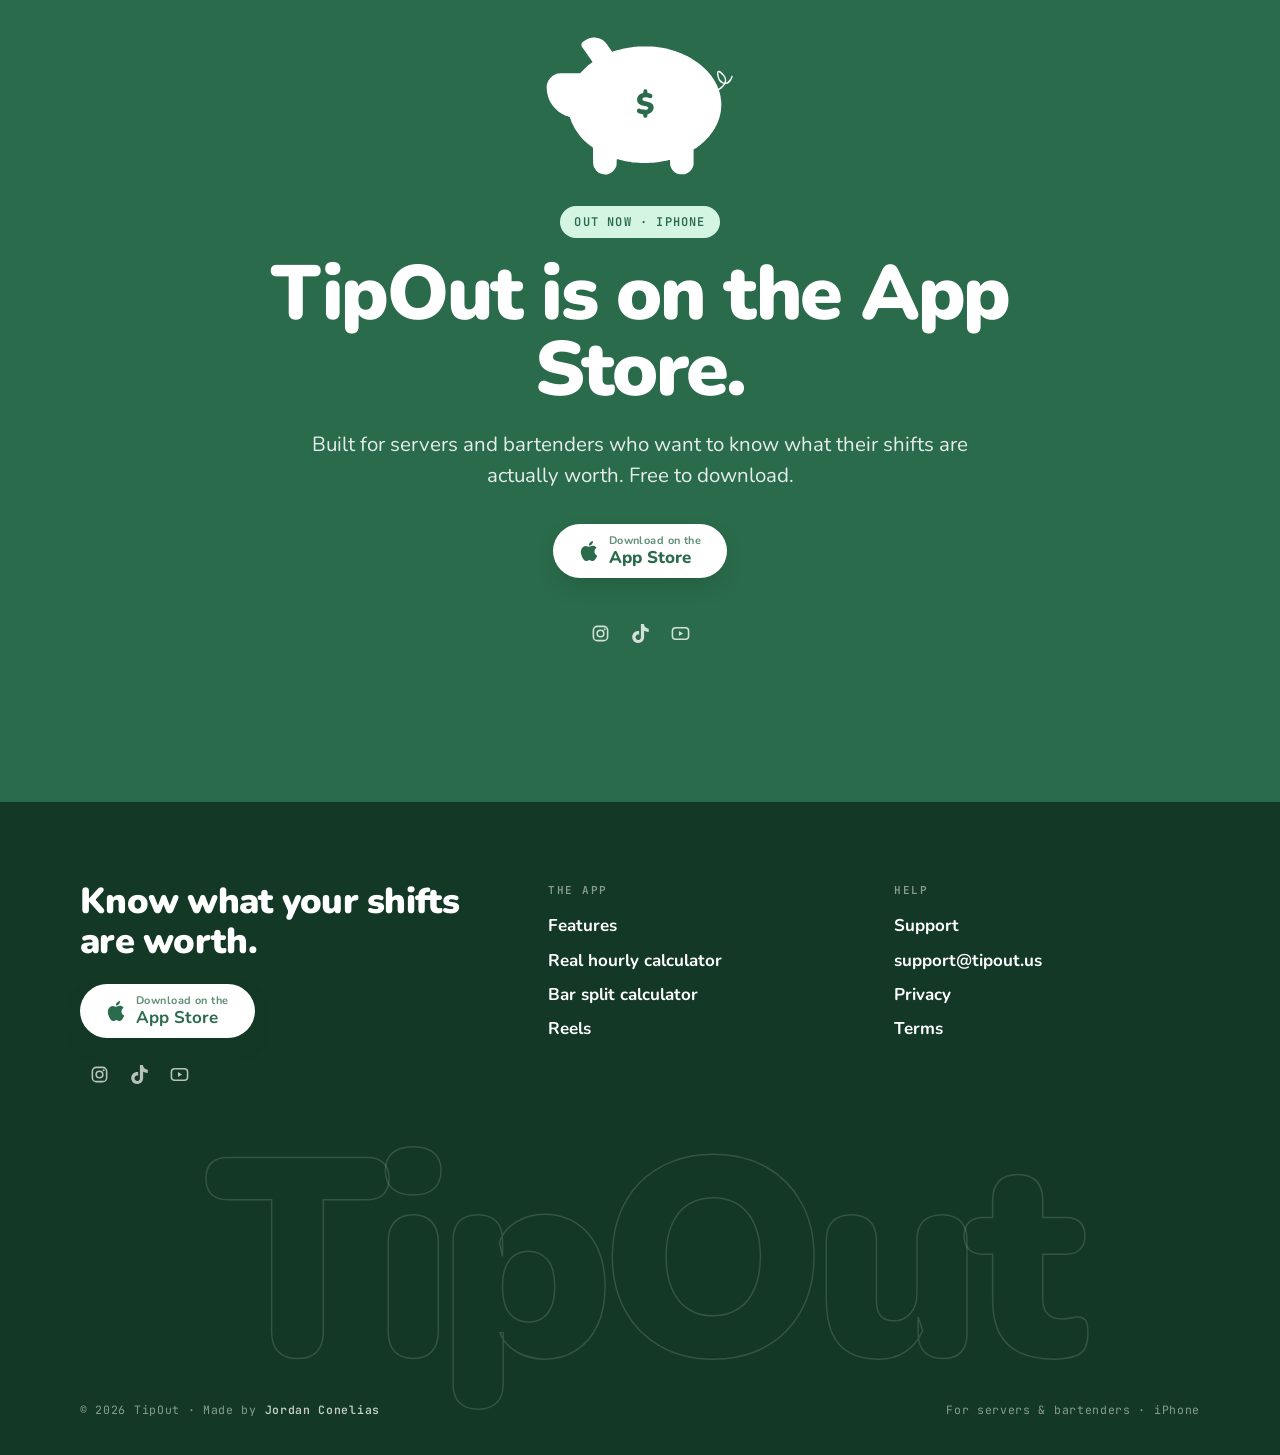
<file: tools/index.html>
<!doctype html>
<html lang="en">
<head>
<meta charset="utf-8">
<meta name="viewport" content="width=device-width, initial-scale=1, viewport-fit=cover">
<meta name="theme-color" content="#32D67B">
<title>Tip calculators · TipOut</title>
<meta name="description" content="Free tip calculators for servers and bartenders: find your real hourly, and split a bar tip pool by hours to the cent.">
<link rel="canonical" href="https://tipout.us/tools/">
<meta name="apple-itunes-app" content="app-id=6817116243">
<meta property="og:type" content="website">
<meta property="og:site_name" content="TipOut">
<meta property="og:title" content="Tip calculators · TipOut">
<meta property="og:description" content="Free tip calculators for servers and bartenders: find your real hourly, and split a bar tip pool by hours to the cent.">
<meta property="og:url" content="https://tipout.us/tools/">
<meta property="og:image" content="https://tipout.us/og-image.png">
<meta property="og:image:width" content="1200">
<meta property="og:image:height" content="630">
<meta name="twitter:card" content="summary_large_image">
<link rel="icon" type="image/png" href="/favicon.png">
<link rel="apple-touch-icon" href="/apple-touch-icon.png">
<link rel="preconnect" href="https://fonts.googleapis.com">
<link rel="preconnect" href="https://fonts.gstatic.com" crossorigin>
<link href="https://fonts.googleapis.com/css2?family=JetBrains+Mono:wght@400;600;800&family=Nunito:wght@400;700;800;900&display=swap" rel="stylesheet">
<link rel="stylesheet" href="/assets/site.css?v=9">
</head>
<body>
<a class="sr" href="#main">Skip to content</a>
<header class="nav">
  <a class="brand" href="/" aria-label="TipOut home"><span class="mark"><img src="/pig.svg" alt="" width="26" height="19"></span>TipOut</a>
  <nav class="nav-links" aria-label="Main"><a href="/features/">Features</a><a href="/tools/" aria-current="page">Tools</a><a href="/reels/">Reels</a><a href="/support/">Support</a></nav>
  <div class="nav-right">
    <div class="socials "><a data-social="instagram" href="https://instagram.com/tipout_us" target="_blank" rel="noopener" data-tip="Instagram @tipout_us" aria-label="Instagram @tipout_us"><svg class="i" aria-hidden="true"><use href="/assets/icons.svg#ig"/></svg></a><a data-social="tiktok" data-tip="TikTok" aria-label="TikTok"><svg class="i" aria-hidden="true"><use href="/assets/icons.svg#tt"/></svg></a><a data-social="youtube" data-tip="YouTube" aria-label="YouTube"><svg class="i" aria-hidden="true"><use href="/assets/icons.svg#yt"/></svg></a></div>
    <a class="btn small" data-appstore data-soon-href="/#launch" href="https://apps.apple.com/app/tipout-track-your-tips/id6817116243"><svg class="i" aria-hidden="true"><use href="/assets/icons.svg#apple"/></svg><span class="two"><span class="sub" data-cta-sub data-live="" data-soon=""></span><span data-cta-text data-live="Get the app" data-soon="Coming Oct 26">Get the app</span></span></a>
    <button class="nav-toggle" aria-label="Menu" aria-expanded="false"><span></span><span></span><span></span></button>
  </div>
</header>
<div class="menu on-deep" role="dialog" aria-label="Menu">
  <a class="big" href="/"><small>01</small>Home</a><a class="big" href="/features/"><small>02</small>Features</a><a class="big" href="/tools/"><small>03</small>Tools</a><a class="big" href="/reels/"><small>04</small>Reels</a><a class="big" href="/support/"><small>05</small>Support</a>
  <div class="foot">
    <a class="btn white small" data-appstore data-soon-href="/#launch" href="https://apps.apple.com/app/tipout-track-your-tips/id6817116243"><svg class="i" aria-hidden="true"><use href="/assets/icons.svg#apple"/></svg><span class="two"><span class="sub" data-cta-sub data-live="" data-soon=""></span><span data-cta-text data-live="Get the app" data-soon="Coming Oct 26">Get the app</span></span></a>
    <div class="socials "><a data-social="instagram" href="https://instagram.com/tipout_us" target="_blank" rel="noopener" aria-label="Instagram @tipout_us"><svg class="i" aria-hidden="true"><use href="/assets/icons.svg#ig"/></svg></a><a data-social="tiktok" aria-label="TikTok"><svg class="i" aria-hidden="true"><use href="/assets/icons.svg#tt"/></svg></a><a data-social="youtube" aria-label="YouTube"><svg class="i" aria-hidden="true"><use href="/assets/icons.svg#yt"/></svg></a></div>
  </div>
</div>
<aside class="rail" aria-label="Follow TipOut">
  <div class="socials "><a data-social="instagram" href="https://instagram.com/tipout_us" target="_blank" rel="noopener" data-tip="Instagram @tipout_us" aria-label="Instagram @tipout_us"><svg class="i" aria-hidden="true"><use href="/assets/icons.svg#ig"/></svg></a><a data-social="tiktok" data-tip="TikTok" aria-label="TikTok"><svg class="i" aria-hidden="true"><use href="/assets/icons.svg#tt"/></svg></a><a data-social="youtube" data-tip="YouTube" aria-label="YouTube"><svg class="i" aria-hidden="true"><use href="/assets/icons.svg#yt"/></svg></a></div>
  <a class="handle" href="https://instagram.com/tipout_us" target="_blank" rel="noopener">@tipout_us</a>
</aside>
<div class="status" aria-hidden="true"><i></i>TIPOUT · v1.7.0 · iPHONE</div>
<main id="main">
<section class="page-head on-deep">
  <img class="pig-deco" src="/pig.svg" alt="">
  <div class="wrap">
    <p class="chip rv">Free tools</p>
    <h1 class="h-xl split-words">Do the math <span class="hl">before</span> close.</h1>
    <p class="lede rv" style="--d:.3s">Two quick calculators for tonight’s shift. TipOut does both automatically for every shift you log.</p>
  </div>
</section>
<section class="pad" id="real-hourly">
  <div class="wrap"><div class="calc" data-hourly>
  <div>
    <p class="tag kicker rv"><span class="dot"></span>Tool 01 / Real hourly</p>
    <h2 class="h-lg split-words">What did tonight <br>really pay?</h2>
    <p class="lede mt-s rv">Drag the sliders to a real shift. TipOut takes out tip-out, adds your wage and shows what the night paid per hour. In the app it does this for every shift, paycheck and year.</p>
    <div class="calc-card mt-m rv">
      <div class="field f-hours"><label for="t-hours"><svg class="i" aria-hidden="true"><use href="/assets/icons.svg#clock"/></svg>Hours worked</label><output data-out="hours"></output><input type="range" id="t-hours" name="hours" min="1" max="14" step="0.1" value="7.8"></div>
      <div class="field f-card"><label for="t-card"><svg class="i" aria-hidden="true"><use href="/assets/icons.svg#card"/></svg>Card tips</label><output data-out="card"></output><input type="range" id="t-card" name="card" min="0" max="800" step="1" value="389"></div>
      <div class="field f-cash"><label for="t-cash"><svg class="i" aria-hidden="true"><use href="/assets/icons.svg#cash"/></svg>Cash tips</label><output data-out="cash"></output><input type="range" id="t-cash" name="cash" min="0" max="300" step="1" value="40"></div>
      <div class="field f-wage"><label for="t-wage"><svg class="i" aria-hidden="true"><use href="/assets/icons.svg#clock"/></svg>Hourly wage</label><output data-out="wage"></output><input type="range" id="t-wage" name="wage" min="0" max="20" step="0.01" value="2.13"></div>
      <div class="field f-out"><label for="t-tipout"><svg class="i" aria-hidden="true"><use href="/assets/icons.svg#split"/></svg>Tip-out</label><output data-out="tipout"></output><input type="range" id="t-tipout" name="tipout" min="0" max="150" step="0.5" value="47.5"></div>
    </div>
  </div>
  <div class="on-green rv" style="border-radius:36px;padding:clamp(24px,4vw,48px)">
    <div class="ring-wrap">
      <svg viewBox="0 0 360 360" aria-hidden="true">
        <circle cx="180" cy="180" r="160" stroke="rgba(255,255,255,.18)"/>
        <circle data-seg="card" cx="180" cy="180" r="160" stroke="#2A6B4B" stroke-linecap="round"/>
        <circle data-seg="cash" cx="180" cy="180" r="160" stroke="#6CC4F2" stroke-linecap="round"/>
        <circle data-seg="wage" cx="180" cy="180" r="160" stroke="#B5F0CF" stroke-linecap="round"/>
      </svg>
      <div class="ring-center" aria-live="polite">
        <div class="big" data-out="take">$0</div>
        <div class="hr" data-out="hourly">$0/hr</div>
        <div class="cap">take-home this shift</div>
      </div>
    </div>
    <div class="legend">
      <span><i style="--c:#2A6B4B"></i>Card <b data-pct="card"></b></span>
      <span><i style="--c:#6CC4F2"></i>Cash <b data-pct="cash"></b></span>
      <span><i style="--c:#B5F0CF"></i>Wages <b data-pct="wage"></b></span>
      <span><i class="o"></i>Tip-out <b data-pct="tipout"></b></span>
    </div>
    <div class="vs">
      <div><small>What you tell people</small><b data-out="tips"></b></div>
      <div class="yes"><small>Your real hourly</small><b data-out="hourly"></b></div>
    </div>
  </div>
</div></div>
</section>
<section class="on-white pad" id="bar-split">
  <div class="wrap">
    <p class="tag kicker rv"><span class="dot"></span>Tool 02 / Bar split</p>
    <h2 class="h-lg split-words" style="max-width:12em">Split the pool to the cent.</h2>
    <p class="lede mt-s rv">Pool card and cash tips, take out the tip-out, and split the rest by hours. Tip-out comes out of card and cash in proportion, and everyone’s amounts add up exactly to the pool.</p>
    <div class="split-tool mt-m" data-barsplit>
      <div class="calc-card rv">
        <h3>The pool</h3>
        <div class="inp f-card"><label for="bs-card"><svg class="i" aria-hidden="true"><use href="/assets/icons.svg#card"/></svg>Card tips</label><input id="bs-card" inputmode="decimal" value="1242.55" data-k="card"></div>
        <div class="inp f-cash"><label for="bs-cash"><svg class="i" aria-hidden="true"><use href="/assets/icons.svg#cash"/></svg>Cash tips</label><input id="bs-cash" inputmode="decimal" value="238.95" data-k="cash"></div>
        <div class="inp f-out"><label for="bs-out"><svg class="i" aria-hidden="true"><use href="/assets/icons.svg#split"/></svg>Tip-out</label><input id="bs-out" inputmode="decimal" value="0" data-k="tipout"></div>
        <h3 class="mt-m">Bartenders</h3>
        <div data-people></div>
        <button class="add" type="button" data-addp>+ Add bartender</button>
      </div>
      <div class="calc-card rv" style="--d:.1s" aria-live="polite">
        <p class="pool-sum" data-pool></p>
        <p class="each" data-each></p>
        <div data-results></div>
        <p class="mt-m" style="opacity:.8;font-size:15px">Tagging the bartender who always does the math? We’re <a href="https://instagram.com/tipout_us" target="_blank" rel="noopener" data-social="instagram" style="color:#fff">@tipout_us</a>.</p>
      </div>
    </div>
  </div>
</section>
<section class="launch on-deep pad" id="launch">
  <div class="coins" aria-hidden="true"></div>
  <div class="wrap">
    <img class="pig-big" src="/pig.svg" alt="" width="190" height="140">
    <p class="chip mint" data-soon-only hidden>Launch day · Mon, Oct 26</p>
    <p class="chip mint" data-live-only>Out now · iPhone</p>
    <h2 class="h-lg mt-s" data-soon-only hidden>TipOut lands on the App Store Monday.</h2>
    <h2 class="h-lg mt-s" data-live-only>TipOut is on the App Store.</h2>
    <p class="lede">Built for servers and bartenders who want to know what their shifts are actually worth. Free to download.</p>
    <div class="countdown" data-soon-only hidden aria-label="Time until launch">
      <div><b data-d>0</b><small>days</small></div><div><b data-h>00</b><small>hrs</small></div><div><b data-m>00</b><small>min</small></div><div><b data-s>00</b><small>sec</small></div>
    </div>
    <a class="btn white" data-appstore data-soon-href="https://instagram.com/tipout_us" href="https://apps.apple.com/app/tipout-track-your-tips/id6817116243"><svg class="i" aria-hidden="true"><use href="/assets/icons.svg#apple"/></svg><span class="two"><span class="sub" data-cta-sub data-live="Download on the" data-soon="Get pinged on launch day">Download on the</span><span data-cta-text data-live="App Store" data-soon="Follow @tipout_us">App Store</span></span></a>
    <div class="mt-m"><div class="socials "><a data-social="instagram" href="https://instagram.com/tipout_us" target="_blank" rel="noopener" data-tip="Instagram @tipout_us" aria-label="Instagram @tipout_us"><svg class="i" aria-hidden="true"><use href="/assets/icons.svg#ig"/></svg></a><a data-social="tiktok" data-tip="TikTok" aria-label="TikTok"><svg class="i" aria-hidden="true"><use href="/assets/icons.svg#tt"/></svg></a><a data-social="youtube" data-tip="YouTube" aria-label="YouTube"><svg class="i" aria-hidden="true"><use href="/assets/icons.svg#yt"/></svg></a></div></div>
  </div>
</section>
</main>
<footer class="footer on-deep">
  <div class="wrap">
    <div class="top">
      <div>
        <p class="tagline">Know what your shifts are worth.</p>
        <a class="btn white" data-appstore data-soon-href="/#launch" href="https://apps.apple.com/app/tipout-track-your-tips/id6817116243"><svg class="i" aria-hidden="true"><use href="/assets/icons.svg#apple"/></svg><span class="two"><span class="sub" data-cta-sub data-live="Download on the" data-soon="Coming to the App Store">Download on the</span><span data-cta-text data-live="App Store" data-soon="Monday, Oct 26">App Store</span></span></a>
        <div class="mt-s"><div class="socials "><a data-social="instagram" href="https://instagram.com/tipout_us" target="_blank" rel="noopener" data-tip="Instagram @tipout_us" aria-label="Instagram @tipout_us"><svg class="i" aria-hidden="true"><use href="/assets/icons.svg#ig"/></svg></a><a data-social="tiktok" data-tip="TikTok" aria-label="TikTok"><svg class="i" aria-hidden="true"><use href="/assets/icons.svg#tt"/></svg></a><a data-social="youtube" data-tip="YouTube" aria-label="YouTube"><svg class="i" aria-hidden="true"><use href="/assets/icons.svg#yt"/></svg></a></div></div>
      </div>
      <div>
        <h4>The app</h4>
        <ul>
          <li><a href="/features/">Features</a></li>
          <li><a href="/tools/#real-hourly">Real hourly calculator</a></li>
          <li><a href="/tools/#bar-split">Bar split calculator</a></li>
          <li><a href="/reels/">Reels</a></li>
        </ul>
      </div>
      <div>
        <h4>Help</h4>
        <ul>
          <li><a href="/support/">Support</a></li>
          <li><a href="mailto:support@tipout.us">support@tipout.us</a></li>
          <li><a href="/privacy/">Privacy</a></li>
          <li><a href="/terms/">Terms</a></li>
        </ul>
      </div>
    </div>
    <div class="word" aria-hidden="true">TipOut</div>
    <div class="base">
      <span>© 2026 TipOut · Made by <a href="https://conelias.com" target="_blank" rel="noopener">Jordan Conelias</a></span>
      <span>For servers &amp; bartenders · iPhone</span>
    </div>
  </div>
</footer>
<script src="/assets/site.js?v=9"></script>
<script src="/assets/tools.js?v=9"></script>
</body>
</html>
</file>
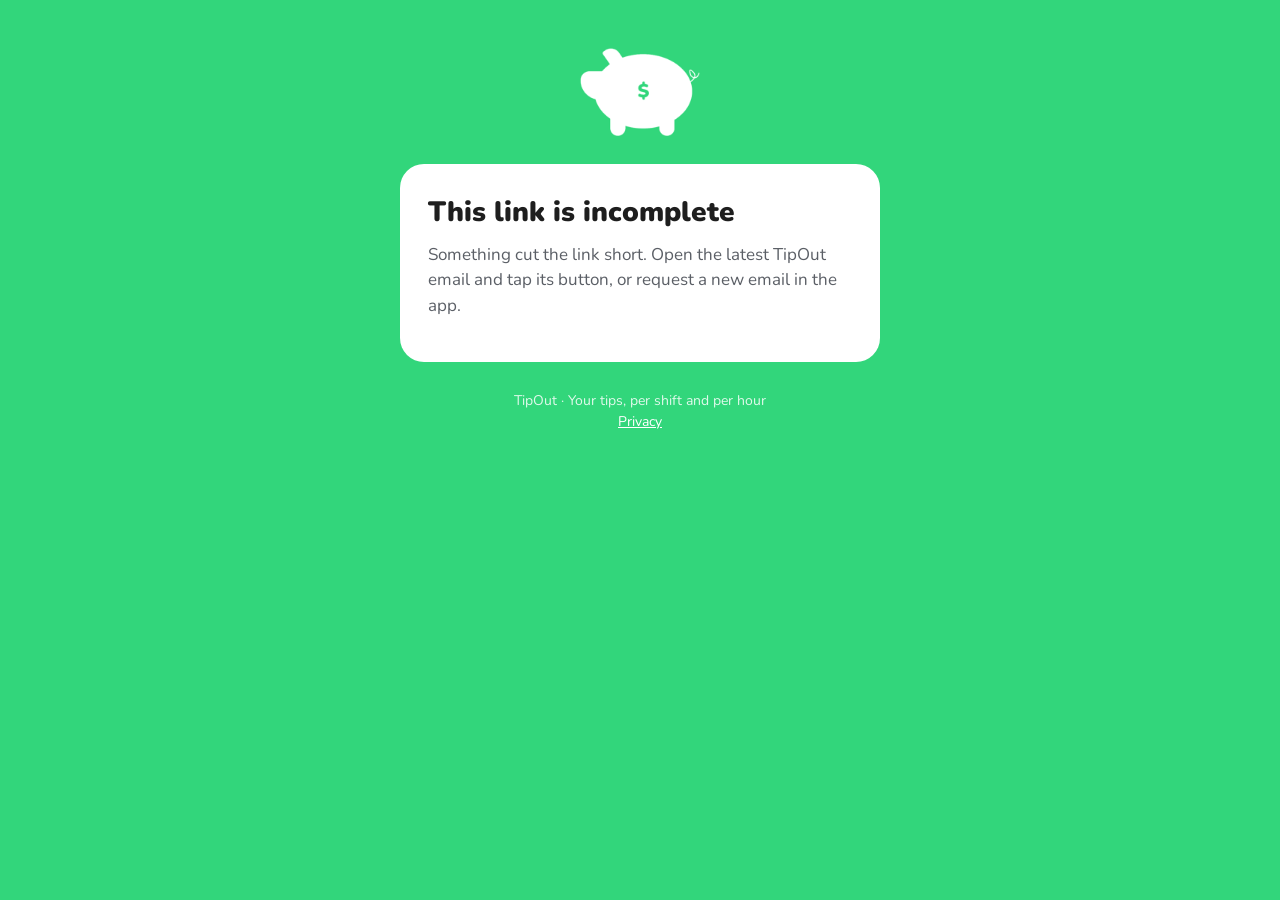
<file: auth/confirm/index.html>
<!doctype html>
<html lang="en">
<head>
<meta charset="utf-8">
<meta name="viewport" content="width=device-width, initial-scale=1, viewport-fit=cover">
<!-- The URL carries a one-time token: never send it anywhere as a referrer, never index it. -->
<meta name="referrer" content="no-referrer">
<meta name="robots" content="noindex">
<meta name="theme-color" content="#32D67B">
<title>TipOut</title>
<link rel="icon" type="image/png" href="/favicon.png">
<link rel="apple-touch-icon" href="/apple-touch-icon.png">
<link rel="preconnect" href="https://fonts.googleapis.com">
<link rel="preconnect" href="https://fonts.gstatic.com" crossorigin>
<link href="https://fonts.googleapis.com/css2?family=Nunito:wght@400;700;800;900&display=swap" rel="stylesheet">
<link rel="stylesheet" href="/style.css">
</head>
<body>
<img class="logo" src="/logo.png" width="120" height="88" alt="TipOut">
<main class="card">
  <h1 id="title">Open TipOut</h1>
  <p id="message">Tap the button to finish in the TipOut app.</p>
  <a id="open" class="button" href="#">Open TipOut</a>
  <p id="desktop" class="note" hidden>Open this email on the iPhone where TipOut is installed, then tap the link there.</p>
  <p id="help" class="faint">Nothing happened? Make sure TipOut is installed on this iPhone. Links work once and expire, so if it’s been a while, request a new one in the app.</p>
</main>
<footer>
  TipOut · Your tips, per shift and per hour<br>
  <a href="/privacy/">Privacy</a>
</footer>
<script>
  (function () {
    // Email links TipOut sends: ?token_hash=…&type=email|recovery. This page never
    // uses the token itself; it hands it to the app, which verifies it.
    var COPY = {
      email: ['Confirm your email', 'Tap the button to confirm your email in the TipOut app.', 'Confirm in TipOut'],
      signup: ['Confirm your email', 'Tap the button to confirm your email in the TipOut app.', 'Confirm in TipOut'],
      email_change: ['Confirm your new email', 'Tap the button to confirm your new email in the TipOut app.', 'Confirm in TipOut'],
      recovery: ['Reset your password', 'Tap the button to choose a new password in the TipOut app.', 'Reset in TipOut']
    };
    var params = new URLSearchParams(window.location.search);
    var token = params.get('token_hash');
    var type = params.get('type');
    var title = document.getElementById('title');
    var message = document.getElementById('message');
    var open = document.getElementById('open');

    if (!token || !COPY[type]) {
      title.textContent = 'This link is incomplete';
      message.textContent = 'Something cut the link short. Open the latest TipOut email and tap its button, or request a new email in the app.';
      open.hidden = true;
      document.getElementById('help').hidden = true;
      return;
    }

    var copy = COPY[type];
    document.title = copy[0] + ' · TipOut';
    title.textContent = copy[0];
    message.textContent = copy[1];
    open.textContent = copy[2];
    open.href = 'tipout://auth-callback?token_hash=' + encodeURIComponent(token) + '&type=' + encodeURIComponent(type);

    // Drop the token from the address bar and history once it's in the button.
    if (window.history && history.replaceState) history.replaceState(null, '', window.location.pathname);

    var iOS = /iPhone|iPad|iPod/.test(navigator.userAgent) || (navigator.platform === 'MacIntel' && navigator.maxTouchPoints > 1);
    if (iOS) {
      // Safari asks "Open in TipOut?" right away; the button stays as a fallback.
      window.location.href = open.href;
    } else {
      document.getElementById('desktop').hidden = false;
    }
  })();
</script>
</body>
</html>
</file>
<file: assets/site.css>
/* TipOut marketing site. Colors are the app's own. */
:root {
  --green: #32D67B;
  --green-2: #23C078;
  --green-soft: #5FE09A;
  --deep: #2A6B4B;
  --deeper: #1E5038;
  --deepest: #133826;
  --mint: #D4F5E2;
  --mint-2: #EAFBF1;
  --cash: #5DB7EA;
  --hours: #8A2BC2;
  --wage: #9BE8BE;
  --ink: #1E1E1E;
  --ink-soft: #5B5F66;
  --ink-faint: #9A9EA6;
  --paper: #F6F7F9;
  --white: #FFFFFF;
  --line: rgba(30, 30, 30, .08);
  --radius: 28px;
  --gutter: clamp(16px, 4vw, 40px);
  --maxw: 1200px;
  --nav-h: 64px;
  --font: 'Nunito', 'Avenir Next', -apple-system, BlinkMacSystemFont, 'Segoe UI', Helvetica, Arial, sans-serif;
  --mono: 'JetBrains Mono', ui-monospace, 'SF Mono', Menlo, Consolas, monospace;
  --ease: cubic-bezier(.2, .8, .2, 1);
  --spring: cubic-bezier(.34, 1.56, .64, 1);
}

* { box-sizing: border-box; }
html { -webkit-text-size-adjust: 100%; scroll-behavior: smooth; scroll-padding-top: 96px; }
@media (prefers-reduced-motion: reduce) { html { scroll-behavior: auto; } }

body {
  margin: 0;
  background: var(--paper);
  color: var(--ink);
  font-family: var(--font);
  font-size: 17px;
  line-height: 1.55;
  overflow-x: hidden;
  -webkit-font-smoothing: antialiased;
}
img, video, canvas, svg { display: block; max-width: 100%; }
a { color: inherit; }
h1, h2, h3 { margin: 0; line-height: 1.05; font-weight: 900; letter-spacing: -.02em; }
p { margin: 0; }
button { font: inherit; color: inherit; }
::selection { background: var(--deep); color: var(--white); }
:focus-visible { outline: 3px solid var(--deep); outline-offset: 3px; border-radius: 8px; }
.on-green :focus-visible, .on-deep :focus-visible { outline-color: var(--white); }
[hidden] { display: none !important; }
.sr { position: absolute; width: 1px; height: 1px; overflow: hidden; clip: rect(0 0 0 0); white-space: nowrap; }
.wrap { width: 100%; max-width: var(--maxw); margin: 0 auto; padding: 0 var(--gutter); }
.i { width: 1em; height: 1em; flex: none; }

/* Mono "OS" labels, a nod to conelias.com */
.tag {
  display: inline-flex; align-items: center; gap: 8px;
  font-family: var(--mono); font-size: 12px; font-weight: 600;
  letter-spacing: .12em; text-transform: uppercase;
}
.tag .dot { width: 8px; height: 8px; border-radius: 50%; background: currentColor; box-shadow: 0 0 0 4px color-mix(in srgb, currentColor 20%, transparent); }
.tag .blink { animation: blink 1.6s steps(2) infinite; }
@keyframes blink { 50% { opacity: .25; } }
.chip {
  display: inline-flex; align-items: center; gap: 8px;
  padding: 7px 14px; border-radius: 999px;
  background: rgba(255,255,255,.18); color: var(--white);
  font-family: var(--mono); font-size: 12px; font-weight: 600; letter-spacing: .1em; text-transform: uppercase;
}
.chip.deep { background: var(--deep); color: var(--white); }
.chip.mint { background: var(--mint); color: var(--deep); }

/* Buttons */
.btn {
  --bg: var(--deep); --fg: var(--white);
  position: relative; display: inline-flex; align-items: center; justify-content: center; gap: 10px;
  min-height: 54px; padding: 0 26px; border: 0; border-radius: 999px;
  background: var(--bg); color: var(--fg);
  font-weight: 800; font-size: 17px; text-decoration: none; white-space: nowrap; cursor: pointer;
  transition: transform .35s var(--spring), box-shadow .3s var(--ease), background .2s;
  box-shadow: 0 10px 24px -12px rgba(19, 56, 38, .55);
}
.btn:hover { transform: translateY(-2px) scale(1.02); box-shadow: 0 16px 30px -14px rgba(19, 56, 38, .7); }
.btn:active { transform: translateY(0) scale(.98); }
.btn .i { width: 20px; height: 20px; }
.btn.white { --bg: var(--white); --fg: var(--deep); }
.btn.ghost { --bg: transparent; --fg: currentColor; box-shadow: inset 0 0 0 2px currentColor; }
.btn.ghost:hover { box-shadow: inset 0 0 0 2px currentColor; }
.btn.small { min-height: 42px; padding: 0 18px; font-size: 15px; }
.btn .sub { display: block; font-size: 11px; font-weight: 700; opacity: .75; letter-spacing: .04em; line-height: 1; margin-bottom: 3px; }
.btn .two { display: flex; flex-direction: column; align-items: flex-start; line-height: 1.05; }
.link-arrow { display: inline-flex; align-items: center; gap: 6px; font-weight: 800; text-decoration: none; }
.link-arrow .i { width: 18px; height: 18px; transition: transform .3s var(--spring); }
.link-arrow:hover .i { transform: translateX(4px); }

/* ---------- Nav ---------- */
.nav {
  position: fixed; z-index: 50; top: 12px; left: 50%; transform: translateX(-50%);
  width: min(calc(100% - 24px), 1180px); height: var(--nav-h);
  display: flex; align-items: center; gap: 12px; padding: 0 10px 0 18px;
  border-radius: 999px;
  background: rgba(255,255,255,.72);
  -webkit-backdrop-filter: saturate(1.6) blur(18px); backdrop-filter: saturate(1.6) blur(18px);
  box-shadow: 0 1px 0 rgba(255,255,255,.6) inset, 0 12px 30px -18px rgba(19,56,38,.45);
  transition: transform .45s var(--ease), background .3s;
}
.nav.hide { transform: translate(-50%, -130%); }
.brand { display: inline-flex; align-items: center; gap: 10px; font-weight: 900; font-size: 21px; text-decoration: none; color: var(--deep); letter-spacing: -.01em; }
.brand .mark { width: 38px; height: 38px; border-radius: 11px; background: var(--green); display: grid; place-items: center; transition: transform .5s var(--spring); }
.brand:hover .mark { transform: rotate(-10deg) scale(1.06); }
.brand .mark img { width: 26px; }
.nav-links { display: flex; gap: 4px; margin-left: 18px; }
.nav-links a {
  position: relative; padding: 9px 14px; border-radius: 999px;
  font-weight: 800; font-size: 15px; text-decoration: none; color: var(--ink-soft);
  transition: color .2s, background .2s;
}
.nav-links a:hover { color: var(--ink); background: rgba(30,30,30,.05); }
.nav-links a[aria-current="page"] { color: var(--deep); background: var(--mint); }
.nav-right { margin-left: auto; display: flex; align-items: center; gap: 6px; }
.nav .socials { margin-right: 6px; }
.nav-toggle { display: none; width: 46px; height: 46px; border: 0; border-radius: 50%; background: var(--mint); color: var(--deep); cursor: pointer; }
.nav-toggle span { display: block; width: 18px; height: 2.5px; margin: 4px auto; border-radius: 2px; background: currentColor; transition: transform .3s var(--ease), opacity .2s; }
.nav-open .nav-toggle span:nth-child(1) { transform: translateY(6.5px) rotate(45deg); }
.nav-open .nav-toggle span:nth-child(2) { opacity: 0; }
.nav-open .nav-toggle span:nth-child(3) { transform: translateY(-6.5px) rotate(-45deg); }

.menu {
  position: fixed; inset: 0; z-index: 45; display: flex; flex-direction: column; justify-content: center;
  padding: 110px var(--gutter) 40px; background: var(--deep); color: var(--white);
  clip-path: circle(0% at calc(100% - 46px) 44px); visibility: hidden;
  transition: clip-path .6s var(--ease), visibility 0s .6s;
}
.nav-open .menu { clip-path: circle(150% at calc(100% - 46px) 44px); visibility: visible; transition: clip-path .7s var(--ease); }
.menu a.big { display: block; font-size: clamp(40px, 12vw, 64px); font-weight: 900; line-height: 1.1; text-decoration: none; letter-spacing: -.02em; }
.menu a.big small { font-family: var(--mono); font-size: 13px; font-weight: 600; opacity: .55; margin-right: 12px; vertical-align: middle; letter-spacing: .1em; }
.menu .foot { margin-top: auto; display: flex; flex-wrap: wrap; align-items: center; justify-content: space-between; gap: 16px; padding-top: 32px; border-top: 1px solid rgba(255,255,255,.15); }
.menu .foot .socials a { color: var(--white); }

@media (max-width: 920px) {
  .nav-links, .nav .socials, .nav .btn { display: none; }
  .nav-toggle { display: block; }
}
@media (min-width: 921px) { .menu { display: none; } }

/* ---------- Socials (quiet by design) ---------- */
.socials { display: inline-flex; align-items: center; gap: 2px; }
.socials a {
  position: relative; display: grid; place-items: center;
  width: 38px; height: 38px; border-radius: 50%;
  color: var(--ink-soft); text-decoration: none;
  transition: color .2s, background .2s, transform .35s var(--spring);
}
.socials a:hover { color: var(--deep); background: rgba(30,30,30,.06); transform: translateY(-2px); }
.socials a .i { width: 19px; height: 19px; }
.socials a.soon { opacity: .45; cursor: default; }
.socials a.soon:hover { transform: none; background: none; }
.socials a[data-tip]::after {
  content: attr(data-tip); position: absolute; bottom: calc(100% + 6px); left: 50%;
  transform: translate(-50%, 4px); padding: 5px 9px; border-radius: 8px;
  background: var(--ink); color: var(--white); white-space: nowrap;
  font-family: var(--mono); font-size: 11px; font-weight: 600; letter-spacing: .04em;
  opacity: 0; pointer-events: none; transition: opacity .2s, transform .2s;
}
.socials a[data-tip]:hover::after, .socials a[data-tip]:focus-visible::after { opacity: 1; transform: translate(-50%, 0); }
.nav .socials a[data-tip]::after { bottom: auto; top: calc(100% + 8px); }
.on-green .socials a, .on-deep .socials a { color: rgba(255,255,255,.8); }
.on-green .socials a:hover, .on-deep .socials a:hover { color: var(--white); background: rgba(255,255,255,.14); }

/* Side rail: a quiet, fixed handle on wide screens */
.rail {
  position: fixed; z-index: 30; left: 18px; bottom: 24px;
  display: flex; flex-direction: column; align-items: center; gap: 6px;
  opacity: 0; transform: translateY(10px); transition: opacity .5s, transform .5s var(--ease);
}
.rail.show { opacity: 1; transform: none; }
.rail .socials { flex-direction: column; padding: 4px; border-radius: 999px; background: rgba(255,255,255,.7); -webkit-backdrop-filter: blur(12px); backdrop-filter: blur(12px); box-shadow: 0 8px 20px -14px rgba(19,56,38,.5); }
.rail .socials a { width: 34px; height: 34px; }
.rail .socials a[data-tip]::after { bottom: auto; left: calc(100% + 8px); top: 50%; transform: translate(-4px, -50%); }
.rail .socials a[data-tip]:hover::after { transform: translate(0, -50%); }
.rail .handle { writing-mode: vertical-rl; transform: rotate(180deg); font-family: var(--mono); font-size: 11px; font-weight: 600; letter-spacing: .14em; color: var(--ink-faint); text-decoration: none; padding: 8px 0; }
.rail .handle:hover { color: var(--deep); }
.rail::before { content: ""; width: 1px; height: 40px; background: var(--line); order: -1; }
@media (max-width: 1279px) { .rail { display: none; } }

/* Status chip, bottom right (desktop) */
.status {
  position: fixed; z-index: 30; right: 18px; bottom: 24px;
  display: flex; align-items: center; gap: 8px; padding: 8px 12px; border-radius: 999px;
  background: rgba(255,255,255,.7); -webkit-backdrop-filter: blur(12px); backdrop-filter: blur(12px);
  font-family: var(--mono); font-size: 11px; font-weight: 600; letter-spacing: .08em; color: var(--ink-soft);
  box-shadow: 0 8px 20px -14px rgba(19,56,38,.5);
  opacity: 0; transform: translateY(10px); transition: opacity .5s, transform .5s var(--ease);
}
.status.show { opacity: 1; transform: none; }
.status i { width: 7px; height: 7px; border-radius: 50%; background: var(--green); box-shadow: 0 0 0 3px rgba(50,214,123,.25); animation: pulse 2s infinite; }
@keyframes pulse { 50% { box-shadow: 0 0 0 6px rgba(50,214,123,0); } }
@media (max-width: 1279px) { .status { display: none; } }

/* ---------- Boot screen ---------- */
.boot {
  position: fixed; inset: 0; z-index: 100; display: grid; place-items: center;
  background: var(--green); color: var(--white); cursor: pointer;
  transition: clip-path .9s var(--ease), visibility 0s .9s;
  clip-path: inset(0 0 0 0);
}
.boot.done { clip-path: inset(0 0 100% 0); visibility: hidden; }
.boot .inner { width: min(360px, 80vw); }
.boot .row { display: flex; justify-content: space-between; font-family: var(--mono); font-size: 12px; letter-spacing: .14em; text-transform: uppercase; opacity: .85; }
.boot .amt { margin: 18px 0 14px; font-size: clamp(48px, 13vw, 76px); font-weight: 900; letter-spacing: -.03em; line-height: 1; font-variant-numeric: tabular-nums; }
.boot .bar { height: 4px; border-radius: 4px; background: rgba(255,255,255,.25); overflow: hidden; }
.boot .bar i { display: block; height: 100%; width: 0; background: var(--white); border-radius: 4px; }
.boot img { width: 64px; margin-bottom: 26px; animation: bob 1.2s ease-in-out infinite; }
@keyframes bob { 50% { transform: translateY(-6px) rotate(-4deg); } }
.js-booting body { overflow: hidden; }

/* ---------- Sections ---------- */
section { position: relative; }
.on-green { background: var(--green); color: var(--white); }
.on-deep { background: var(--deep); color: var(--white); }
.on-white { background: var(--white); }
.pad { padding: clamp(80px, 12vw, 150px) 0; }
.kicker { margin-bottom: 18px; color: var(--deep); }
.on-green .kicker, .on-deep .kicker { color: rgba(255,255,255,.85); }
.h-xl { font-size: clamp(48px, 8.4vw, 116px); line-height: .95; letter-spacing: -.035em; }
.h-lg { font-size: clamp(40px, 6vw, 80px); line-height: .98; letter-spacing: -.03em; }
.h-md { font-size: clamp(30px, 3.6vw, 46px); }
.lede { font-size: clamp(18px, 1.6vw, 21px); line-height: 1.5; color: var(--ink-soft); max-width: 34em; }
.on-green .lede, .on-deep .lede { color: rgba(255,255,255,.88); }
.hl { position: relative; white-space: nowrap; display: inline-block; }
.hl::after { content: ""; position: absolute; left: -.06em; right: -.06em; bottom: .02em; height: .3em; z-index: -1; border-radius: .2em; background: var(--green); transform: scaleX(0); transform-origin: left; transition: transform .9s .3s var(--ease); }
.on-green .hl::after { background: var(--deep); }
.in .hl::after, .hl.in::after { transform: scaleX(1); }
.hl { z-index: 0; }

/* Reveal on scroll */
.rv { opacity: 0; transform: translateY(28px); transition: opacity .9s var(--ease), transform .9s var(--ease); transition-delay: var(--d, 0s); }
.rv.in { opacity: 1; transform: none; }
.split-words .w { display: inline-block; overflow: hidden; vertical-align: top; padding-bottom: .08em; margin-bottom: -.08em; }
.split-words .w > span { display: inline-block; transform: translateY(105%); transition: transform 1s var(--ease); transition-delay: calc(var(--i) * 55ms + var(--d, 0s)); }
.split-words.in .w > span { transform: none; }
@media (prefers-reduced-motion: reduce) {
  .rv, .split-words .w > span { opacity: 1 !important; transform: none !important; transition: none !important; }
}

/* ---------- Hero ---------- */
.hero { min-height: max(720px, 100svh); padding: calc(var(--nav-h) + 70px) 0 60px; overflow: hidden; display: flex; align-items: center; }
.hero .wrap { display: grid; grid-template-columns: 1.05fr 1fr; align-items: center; gap: 24px; }
.hero h1 { margin: 22px 0 22px; }
.hero .lede { margin-bottom: 34px; }
.hero .ctas { display: flex; flex-wrap: wrap; gap: 12px; align-items: center; }
.hero .meta { margin-top: 30px; display: flex; flex-wrap: wrap; gap: 8px 22px; font-family: var(--mono); font-size: 12px; letter-spacing: .08em; text-transform: uppercase; opacity: .85; }
.hero .meta span { display: inline-flex; align-items: center; gap: 8px; }
.hero .meta .i { width: 15px; height: 15px; }
.stage { position: relative; height: min(680px, 78svh); min-height: 520px; touch-action: pan-y; user-select: none; -webkit-user-select: none; }
.stage canvas { position: absolute; inset: -10% -18% -10% -10%; width: 128%; height: 120%; cursor: grab; }
.stage canvas:active { cursor: grabbing; }
.stage .phone { position: absolute; right: 0; bottom: 2%; width: min(290px, 44%); transform: rotate(7deg); z-index: 2; pointer-events: none; }
.stage .hint { position: absolute; left: 0; bottom: 6px; z-index: 3; font-family: var(--mono); font-size: 11px; letter-spacing: .14em; text-transform: uppercase; opacity: .7; display: flex; align-items: center; gap: 8px; }
.stage .hint::before { content: ""; width: 24px; height: 1px; background: currentColor; }
.float-chip {
  position: absolute; z-index: 3; padding: 10px 14px; border-radius: 16px;
  background: var(--white); color: var(--ink); font-weight: 800; font-size: 15px; line-height: 1.2;
  box-shadow: 0 18px 40px -20px rgba(19,56,38,.6);
  animation: drift 6s ease-in-out infinite; animation-delay: var(--d, 0s);
}
.float-chip small { display: block; font-family: var(--mono); font-size: 10px; font-weight: 600; letter-spacing: .1em; text-transform: uppercase; color: var(--ink-faint); }
.float-chip.c1 { left: 6%; top: 14%; }
.float-chip.c2 { left: 22%; bottom: 16%; --d: -2s; }
.float-chip b { color: var(--deep); }
@keyframes drift { 50% { transform: translateY(-10px) rotate(-1.5deg); } }
@media (max-width: 920px) {
  .hero { min-height: 0; padding-top: calc(var(--nav-h) + 56px); }
  .hero .wrap { grid-template-columns: 1fr; }
  .stage { height: 520px; min-height: 0; margin-top: 10px; }
  .stage canvas { inset: -6% -14% -2% -14%; width: 128%; height: 108%; }
  .stage .phone { right: 2%; transform: rotate(6deg); width: min(210px, 50%); }
  .stage .hint { bottom: auto; top: 0; }
  .float-chip.c1 { left: 0; top: 8%; }
  .float-chip.c2 { left: auto; right: 0; bottom: 24%; }
}

/* ---------- Phone frame ---------- */
.phone {
  position: relative; aspect-ratio: 1000 / 2088; border-radius: 16% / 7.7%;
  background: #121212;
  box-shadow: inset 0 0 0 2px #2b2b2b, 0 40px 80px -30px rgba(19,56,38,.65), 0 20px 30px -24px rgba(0,0,0,.45);
}
.phone::before { /* side button */
  content: ""; position: absolute; right: -2.2%; top: 26%; width: 2.2%; height: 11%; border-radius: 0 3px 3px 0; background: #1b1b1b;
}
.phone .screen { position: absolute; left: 3.4%; right: 3.4%; top: 1.63%; bottom: 1.63%; border-radius: 13% / 6%; overflow: hidden; background: #0b0b0b; isolation: isolate; }
.phone .screen img, .phone .screen video { position: absolute; inset: 0; width: 100%; height: 100%; object-fit: cover; }
.phone .screen video { opacity: 0; transition: opacity .5s; }
.phone .screen video.ready { opacity: 1; }
.phone .screen::after { content: ""; position: absolute; inset: 0; border-radius: inherit; box-shadow: inset 0 0 0 2px #0b0b0b; background: linear-gradient(130deg, rgba(255,255,255,.14), transparent 40%); pointer-events: none; }

/* ---------- Ticker ---------- */
.tw { overflow: hidden; padding: 24px 0; margin: -24px 0; position: relative; z-index: 3; }
.ticker { overflow: hidden; background: var(--deep); color: var(--white); padding: 18px 0; transform: rotate(-1.5deg) scale(1.03); margin: -14px 0; z-index: 3; position: relative; box-shadow: 0 20px 40px -30px rgba(0,0,0,.5); }
.ticker .track { display: flex; width: max-content; animation: tick 40s linear infinite; }
.ticker:hover .track { animation-play-state: paused; }
.ticker span { display: inline-flex; align-items: center; gap: 14px; padding: 0 22px; font-weight: 900; font-size: 22px; white-space: nowrap; }
.ticker span em { font-style: normal; font-family: var(--mono); font-size: 12px; font-weight: 600; letter-spacing: .12em; text-transform: uppercase; opacity: .65; }
.ticker span::after { content: "✦"; margin-left: 22px; color: var(--green); font-size: 16px; }
@keyframes tick { to { transform: translateX(-50%); } }
@media (prefers-reduced-motion: reduce) { .ticker .track { animation: none; } }

/* ---------- Real hourly calculator ---------- */
.calc { display: grid; grid-template-columns: 1fr 1fr; gap: clamp(28px, 5vw, 72px); align-items: center; }
.calc-card { background: var(--white); border-radius: var(--radius); padding: clamp(22px, 3vw, 34px); box-shadow: 0 30px 60px -40px rgba(19,56,38,.45); }
.calc-card h3 { font-size: 22px; margin-bottom: 4px; }
.field { display: grid; grid-template-columns: auto 1fr auto; align-items: center; gap: 4px 12px; padding: 14px 0; border-bottom: 1px solid var(--line); }
.field:last-of-type { border-bottom: 0; }
.field label { display: flex; align-items: center; gap: 10px; font-weight: 700; font-size: 16px; color: var(--c, var(--ink)); }
.field label .i { width: 20px; height: 20px; }
.field output, .field .val { grid-column: 3; font-weight: 900; font-size: 17px; font-variant-numeric: tabular-nums; color: var(--c, var(--ink)); }
.field input[type=range] { grid-column: 1 / -1; }
input[type=range] {
  -webkit-appearance: none; appearance: none; width: 100%; height: 30px; background: transparent; cursor: pointer; margin: 0;
  --p: 50%;
}
input[type=range]::-webkit-slider-runnable-track { height: 8px; border-radius: 8px; background: linear-gradient(to right, var(--c, var(--deep)) var(--p), var(--mint) var(--p)); }
input[type=range]::-moz-range-track { height: 8px; border-radius: 8px; background: var(--mint); }
input[type=range]::-moz-range-progress { height: 8px; border-radius: 8px; background: var(--c, var(--deep)); }
input[type=range]::-webkit-slider-thumb { -webkit-appearance: none; width: 26px; height: 26px; margin-top: -9px; border-radius: 50%; background: var(--white); border: 0; box-shadow: 0 0 0 6px color-mix(in srgb, var(--c, var(--deep)) 22%, transparent), 0 2px 8px rgba(0,0,0,.25); transition: transform .2s var(--spring); }
input[type=range]::-moz-range-thumb { width: 26px; height: 26px; border-radius: 50%; background: var(--white); border: 0; box-shadow: 0 0 0 6px rgba(42,107,75,.2), 0 2px 8px rgba(0,0,0,.25); }
input[type=range]:active::-webkit-slider-thumb { transform: scale(1.15); }
.f-hours { --c: var(--hours); }
.f-card { --c: var(--deep); }
.f-cash { --c: #2B8FC9; }
.f-wage { --c: #1FA463; }
.f-out { --c: var(--ink-soft); }

.ring-wrap { position: relative; width: min(440px, 100%); margin: 0 auto; aspect-ratio: 1; }
.ring-wrap svg { width: 100%; height: 100%; transform: rotate(-90deg); overflow: visible; }
.ring-wrap circle { fill: none; stroke-width: 15; transition: stroke-dasharray .6s var(--ease), stroke-dashoffset .6s var(--ease); }
.ring-center { position: absolute; inset: 0; display: grid; place-content: center; text-align: center; }
.ring-center .big { font-size: clamp(44px, 6vw, 72px); font-weight: 900; letter-spacing: -.03em; line-height: 1; font-variant-numeric: tabular-nums; }
.ring-center .hr { margin-top: 8px; font-weight: 900; font-size: 22px; font-variant-numeric: tabular-nums; }
.ring-center .cap { margin-top: 8px; font-family: var(--mono); font-size: 11px; letter-spacing: .14em; text-transform: uppercase; opacity: .8; }
.legend { display: flex; flex-wrap: wrap; justify-content: center; gap: 6px 16px; margin-top: 18px; font-weight: 700; font-size: 14px; }
.legend span { display: inline-flex; align-items: center; gap: 7px; }
.legend i { width: 10px; height: 10px; border-radius: 50%; background: var(--c); }
.legend i.o { background: none; box-shadow: inset 0 0 0 2px currentColor; }
.vs { margin-top: 26px; display: grid; grid-template-columns: 1fr 1fr; gap: 10px; }
.vs div { padding: 14px 16px; border-radius: 18px; background: rgba(255,255,255,.14); }
.vs small { display: block; font-family: var(--mono); font-size: 10.5px; letter-spacing: .12em; text-transform: uppercase; opacity: .8; }
.vs b { font-size: 24px; font-weight: 900; font-variant-numeric: tabular-nums; }
.vs .yes { background: var(--white); color: var(--deep); }
@media (max-width: 920px) { .calc { grid-template-columns: 1fr; } }

/* ---------- Feature story (sticky phone) ---------- */
.story { margin-top: clamp(40px, 6vw, 80px); display: grid; grid-template-columns: 1fr 1fr; gap: clamp(30px, 6vw, 100px); }
.story-phone { position: sticky; top: calc(50vh - min(320px, 38vh)); height: min(640px, 76vh); display: grid; place-items: center; }
.story-phone .phone { height: 100%; width: auto; transition: transform .7s var(--spring); }
.story-phone .phone.swap { transform: scale(.97) rotate(-1.5deg); }
.story-phone .halo { position: absolute; inset: 8% 4%; border-radius: 50%; background: radial-gradient(closest-side, var(--halo, rgba(50,214,123,.45)), transparent); filter: blur(30px); z-index: -1; transition: background .6s; }
.step { min-height: 74vh; display: flex; flex-direction: column; justify-content: center; padding: 40px 0; opacity: .28; transition: opacity .5s; }
.step.active { opacity: 1; }
.step .num { font-family: var(--mono); font-size: 13px; font-weight: 600; letter-spacing: .14em; color: var(--deep); display: flex; align-items: center; gap: 10px; margin-bottom: 20px; }
.step .num::after { content: ""; flex: 0 0 48px; height: 1px; background: currentColor; opacity: .4; }
.step h3 { font-size: clamp(36px, 4.4vw, 60px); line-height: 1; letter-spacing: -.03em; margin-bottom: 18px; }
.step p { font-size: 19px; color: var(--ink-soft); max-width: 28em; }
.step ul { list-style: none; padding: 0; margin: 22px 0 0; display: grid; gap: 10px; }
.step li { display: flex; gap: 12px; align-items: flex-start; font-weight: 700; }
.step li .i { width: 22px; height: 22px; color: var(--deep); margin-top: 2px; }
.step .mobile-phone { display: none; }
@media (max-width: 920px) {
  .story { grid-template-columns: 1fr; }
  .story-phone { display: none; }
  .step { min-height: 0; opacity: 1; padding: 50px 0; }
  .step .mobile-phone { display: block; width: min(250px, 70vw); margin: 0 auto 34px; }
}

/* ---------- Bento ---------- */
.bento { display: grid; grid-template-columns: repeat(6, 1fr); gap: 16px; }
.tile { position: relative; overflow: hidden; border-radius: var(--radius); padding: 28px; background: var(--white); min-height: 230px; display: flex; flex-direction: column; transition: transform .5s var(--spring); }
.tile:hover { transform: translateY(-4px) rotate(-.4deg); }
.tile h3 { font-size: 24px; margin: auto 0 8px; letter-spacing: -.02em; }
.tile p { color: var(--ink-soft); font-size: 16px; }
.tile .ico { width: 50px; height: 50px; border-radius: 16px; display: grid; place-items: center; background: var(--mint); color: var(--deep); }
.tile .ico .i { width: 26px; height: 26px; }
.tile.g { background: var(--green); color: var(--white); }
.tile.g p { color: rgba(255,255,255,.88); }
.tile.g .ico { background: rgba(255,255,255,.2); color: var(--white); }
.tile.d { background: var(--deep); color: var(--white); }
.tile.d p { color: rgba(255,255,255,.8); }
.tile.d .ico { background: rgba(255,255,255,.12); color: var(--white); }
.t2 { grid-column: span 2; } .t3 { grid-column: span 3; } .t4 { grid-column: span 4; }
.tile .bigstat { font-size: clamp(54px, 6vw, 84px); font-weight: 900; letter-spacing: -.04em; line-height: .9; margin-top: auto; }
.tile .deco { position: absolute; right: -30px; bottom: -40px; width: 200px; opacity: .14; transform: rotate(-12deg); }
@media (max-width: 920px) { .bento { grid-template-columns: 1fr 1fr; } .t2, .t3, .t4 { grid-column: span 1; } .t4.wide-m { grid-column: span 2; } }
@media (max-width: 560px) { .bento { grid-template-columns: 1fr; } .t4.wide-m { grid-column: span 1; } .tile { min-height: 0; } .tile h3 { margin-top: 22px; } .tile .bigstat { margin-top: 14px; } }

/* ---------- Reels ---------- */
.reels-head { display: flex; align-items: flex-end; justify-content: space-between; gap: 20px; flex-wrap: wrap; margin-bottom: 40px; }
.reel-strip { display: flex; gap: 16px; overflow-x: auto; scroll-snap-type: x mandatory; padding: 10px var(--gutter) 30px; margin: 0 calc(var(--gutter) * -1); scrollbar-width: none; }
.reel-strip::-webkit-scrollbar { display: none; }
.reel {
  position: relative; flex: 0 0 auto; width: clamp(200px, 22vw, 260px); aspect-ratio: 9 / 16;
  border-radius: 22px; overflow: hidden; scroll-snap-align: start; background: var(--green);
  cursor: pointer; border: 0; padding: 0; text-align: left;
  box-shadow: 0 24px 40px -30px rgba(19,56,38,.7);
  transition: transform .5s var(--spring);
}
.reel:hover { transform: translateY(-6px) rotate(-1deg); }
.reel img, .reel video { position: absolute; inset: 0; width: 100%; height: 100%; object-fit: cover; }
.reel video { opacity: 0; transition: opacity .3s; }
.reel.playing video { opacity: 1; }
.reel .play { position: absolute; left: 14px; bottom: 14px; z-index: 2; width: 44px; height: 44px; border-radius: 50%; background: rgba(255,255,255,.92); color: var(--deep); display: grid; place-items: center; transition: transform .3s var(--spring), opacity .3s; }
.reel .play .i { width: 18px; height: 18px; margin-left: 2px; }
.reel.playing .play { opacity: 0; transform: scale(.6); }
.reel .lbl { position: absolute; right: 12px; top: 12px; z-index: 2; padding: 5px 9px; border-radius: 999px; background: rgba(19,56,38,.55); color: var(--white); font-family: var(--mono); font-size: 10px; letter-spacing: .1em; text-transform: uppercase; -webkit-backdrop-filter: blur(6px); backdrop-filter: blur(6px); }
.quiet-follow { display: inline-flex; align-items: center; gap: 10px; font-weight: 700; color: var(--ink-soft); text-decoration: none; font-size: 15px; }
.quiet-follow .i { width: 18px; height: 18px; }
.quiet-follow:hover { color: var(--deep); }
.on-green .quiet-follow, .on-deep .quiet-follow { color: rgba(255,255,255,.85); }

.reel-grid { display: grid; grid-template-columns: repeat(auto-fill, minmax(220px, 1fr)); gap: 18px; }
@media (max-width: 560px) { .reel-grid { grid-template-columns: 1fr 1fr; gap: 12px; } .reel-card p { font-size: 13.5px; } }
.reel-grid .reel { width: 100%; }
.reel-card { display: flex; flex-direction: column; gap: 12px; }
.reel-card p { font-size: 15px; color: var(--ink-soft); padding: 0 4px; }
.reel-card b { color: var(--ink); }

/* Lightbox */
.lightbox { position: fixed; inset: 0; z-index: 90; display: grid; place-items: center; background: rgba(13, 38, 26, .82); -webkit-backdrop-filter: blur(10px); backdrop-filter: blur(10px); opacity: 0; visibility: hidden; transition: opacity .3s, visibility 0s .3s; padding: 20px; }
.lightbox.open { opacity: 1; visibility: visible; transition: opacity .3s; }
.lightbox video { height: min(86svh, 820px); width: auto; aspect-ratio: 9 / 16; border-radius: 22px; background: var(--green); transform: scale(.94); transition: transform .4s var(--spring); max-width: 92vw; object-fit: cover; }
.lightbox.open video { transform: none; }
.lightbox .x { position: absolute; top: 18px; right: 18px; width: 46px; height: 46px; border-radius: 50%; border: 0; background: var(--white); color: var(--deep); font-size: 26px; font-weight: 900; cursor: pointer; line-height: 1; }
.lightbox .cap { position: absolute; bottom: 18px; left: 0; right: 0; text-align: center; color: rgba(255,255,255,.85); font-family: var(--mono); font-size: 12px; letter-spacing: .08em; }
.lightbox .cap a { color: var(--white); }

/* ---------- Launch / CTA ---------- */
.launch { overflow: hidden; }
.launch .wrap { position: relative; z-index: 1; text-align: center; display: flex; flex-direction: column; align-items: center; }
.launch .pig-big { width: clamp(120px, 16vw, 190px); margin-bottom: 30px; animation: bob 3s ease-in-out infinite; }
.launch h2 { max-width: 12em; }
.launch .lede { margin: 22px auto 34px; text-align: center; }
.countdown { display: flex; gap: 10px; margin: 0 0 34px; }
.countdown div { min-width: 82px; padding: 14px 10px 10px; border-radius: 18px; background: rgba(255,255,255,.12); }
.countdown b { display: block; font-size: clamp(34px, 5vw, 50px); font-weight: 900; line-height: 1; font-variant-numeric: tabular-nums; }
.countdown small { font-family: var(--mono); font-size: 10.5px; letter-spacing: .14em; text-transform: uppercase; opacity: .7; }
.coins { position: absolute; inset: 0; pointer-events: none; overflow: hidden; }
.coins span { position: absolute; top: -40px; font-weight: 900; color: rgba(255,255,255,.12); animation: fall linear infinite; }
@keyframes fall { to { transform: translateY(120vh) rotate(360deg); } }

/* ---------- Footer ---------- */
.footer { background: var(--deepest); color: rgba(255,255,255,.8); padding: 80px 0 36px; overflow: hidden; position: relative; }
.footer .top { display: grid; grid-template-columns: 1.4fr 1fr 1fr; gap: 40px; }
.footer h4 { margin: 0 0 14px; font-family: var(--mono); font-size: 11px; letter-spacing: .14em; text-transform: uppercase; color: rgba(255,255,255,.5); font-weight: 600; }
.footer ul { list-style: none; padding: 0; margin: 0; display: grid; gap: 8px; }
.footer a { color: var(--white); text-decoration: none; font-weight: 700; }
.footer a:hover { color: var(--green); }
.footer a.btn, .footer a.btn:hover { color: var(--fg); }
.footer .tagline { font-size: clamp(26px, 3vw, 36px); font-weight: 900; color: var(--white); line-height: 1.1; letter-spacing: -.02em; max-width: 11em; margin-bottom: 22px; }
.footer .socials a { color: rgba(255,255,255,.7); }
.footer .socials a:hover { color: var(--white); background: rgba(255,255,255,.1); }
.footer .word { margin: 60px 0 0; font-size: clamp(90px, 22vw, 330px); font-weight: 900; line-height: .78; letter-spacing: -.05em; color: transparent; -webkit-text-stroke: 1.5px rgba(255,255,255,.14); white-space: nowrap; user-select: none; text-align: center; }
.footer .word span { display: inline-block; transition: color .4s, transform .5s var(--spring); }
.footer .word span:hover { color: var(--green); -webkit-text-stroke-color: var(--green); transform: translateY(-.06em) rotate(-3deg); }
.footer .base { margin-top: 28px; display: flex; flex-wrap: wrap; justify-content: space-between; gap: 12px; font-family: var(--mono); font-size: 11.5px; letter-spacing: .06em; color: rgba(255,255,255,.5); }
.footer .base a { font-weight: 600; color: rgba(255,255,255,.75); }
@media (max-width: 760px) { .footer .top { grid-template-columns: 1fr 1fr; } .footer .top > :first-child { grid-column: 1 / -1; } }

/* ---------- Page header (inner pages) ---------- */
.page-head { padding: calc(var(--nav-h) + 90px) 0 80px; overflow: hidden; }
.page-head h1 { margin: 18px 0 20px; }
.page-head .pig-deco { position: absolute; right: -60px; bottom: -70px; width: clamp(240px, 34vw, 480px); opacity: .16; transform: rotate(-14deg); pointer-events: none; }

/* ---------- Doc pages (support / privacy / terms) ---------- */
.doc { max-width: 760px; margin: -50px auto 0; position: relative; z-index: 2; background: var(--white); border-radius: var(--radius); padding: clamp(26px, 5vw, 56px); box-shadow: 0 30px 70px -50px rgba(19,56,38,.6); }
.doc h1 { font-size: clamp(32px, 4vw, 44px); margin-bottom: 10px; }
.doc h2 { font-size: 21px; margin: 34px 0 10px; letter-spacing: -.01em; line-height: 1.25; }
.doc p, .doc li { color: var(--ink-soft); margin: 0 0 12px; }
.doc ul { padding-left: 20px; margin: 0 0 12px; }
.doc strong { color: var(--ink); font-weight: 800; }
.doc a { color: var(--deep); font-weight: 700; }
.doc .faint { color: var(--ink-faint); font-size: 15px; }
.doc .btn { color: var(--white); margin: 18px 0 10px; }
.faq details { border-bottom: 1px solid var(--line); }
.faq summary { list-style: none; cursor: pointer; padding: 20px 40px 20px 0; position: relative; font-weight: 800; font-size: 19px; color: var(--ink); }
.faq summary::-webkit-details-marker { display: none; }
.faq summary::after { content: "+"; position: absolute; right: 4px; top: 50%; transform: translateY(-50%); width: 30px; height: 30px; border-radius: 50%; background: var(--mint); color: var(--deep); display: grid; place-items: center; font-weight: 900; transition: transform .35s var(--spring); }
.faq details[open] summary::after { transform: translateY(-50%) rotate(45deg); }
.faq details p { padding-bottom: 18px; }
.help-row { display: grid; grid-template-columns: 1fr 1fr; gap: 12px; margin: 26px 0 8px; }
.help-row a { display: flex; align-items: center; gap: 12px; padding: 16px 18px; border-radius: 18px; background: var(--mint-2); color: var(--deep); text-decoration: none; font-weight: 800; transition: transform .35s var(--spring), background .2s; }
.help-row a:hover { transform: translateY(-2px); background: var(--mint); }
.help-row a .i { width: 22px; height: 22px; }
.help-row small { display: block; font-weight: 600; color: var(--ink-soft); font-size: 13px; }
@media (max-width: 560px) { .help-row { grid-template-columns: 1fr; } }

/* ---------- Tools page ---------- */
.split-tool { display: grid; grid-template-columns: 1fr 1fr; gap: 20px; }
.split-tool > * { min-width: 0; }
.split-tool .calc-card + .calc-card { background: var(--deep); color: var(--white); }
.inp { display: flex; align-items: center; gap: 10px; padding: 12px 0; border-bottom: 1px solid var(--line); }
.inp label { flex: 1; font-weight: 700; display: flex; align-items: center; gap: 10px; color: var(--c, var(--ink)); }
.inp label .i { width: 20px; height: 20px; }
.inp input { min-width: 0; width: 120px; padding: 10px 12px; border: 0; border-radius: 12px; background: var(--paper); font: inherit; font-weight: 800; text-align: right; color: var(--ink); font-variant-numeric: tabular-nums; }
.inp input:focus { outline: 2px solid var(--green); }
.inp input.name { width: auto; flex: 1; text-align: left; font-weight: 700; }
.inp input.hrs { width: 72px; }
@media (max-width: 480px) { .inp input { width: 104px; } .inp label { font-size: 15px; } }
.inp .x { width: 34px; height: 34px; border-radius: 50%; border: 0; background: transparent; color: var(--ink-faint); cursor: pointer; font-size: 20px; }
.inp .x:hover { background: var(--paper); color: var(--ink); }
.add { margin-top: 14px; border: 2px dashed rgba(42,107,75,.3); background: transparent; color: var(--deep); border-radius: 14px; padding: 12px; width: 100%; font-weight: 800; cursor: pointer; }
.add:hover { background: var(--mint-2); }
.result-row { display: grid; grid-template-columns: 1fr auto; gap: 2px 12px; padding: 14px 0; border-bottom: 1px solid rgba(255,255,255,.12); }
.result-row b { font-size: 20px; font-variant-numeric: tabular-nums; }
.result-row small { grid-column: 1 / -1; font-family: var(--mono); font-size: 11.5px; letter-spacing: .04em; opacity: .7; }
.pool-sum { margin-bottom: 8px; font-family: var(--mono); font-size: 12px; letter-spacing: .1em; text-transform: uppercase; opacity: .75; }
.each { font-size: clamp(30px, 3.4vw, 40px); font-weight: 900; letter-spacing: -.02em; margin-bottom: 14px; }
@media (max-width: 920px) { .split-tool { grid-template-columns: 1fr; } }

/* Utility */
.center { text-align: center; }
.mt-s { margin-top: 18px; } .mt-m { margin-top: 36px; } .mt-l { margin-top: 64px; }
.grid-2 { display: grid; grid-template-columns: 1fr 1fr; gap: clamp(30px, 6vw, 80px); align-items: center; }
@media (max-width: 920px) { .grid-2 { grid-template-columns: 1fr; } }
.note-pill { display: inline-flex; gap: 8px; align-items: center; padding: 10px 16px; border-radius: 999px; background: var(--mint); color: var(--deep); font-weight: 700; font-size: 14px; }

/* Marquee of pig glyphs used as a section divider */
.wave { display: block; width: 100%; height: 60px; color: var(--green); }

/* v1.7: NEW / PRO tags on feature steps */
.step .num .badge { font-size: 11px; letter-spacing: .12em; padding: 3px 9px 2px; border-radius: 999px; line-height: 1.4; }
.step .num .badge.new { background: var(--green); color: var(--deepest); }
.step .num .badge.pro { background: var(--deep); color: var(--white); }
</file>
<file: style.css>
:root {
  --green: #32D67B;
  --green-deep: #2A6B4B;
  --green-deep-pressed: #235A3F;
  --green-key: #D4F5E2;
  --white: #FFFFFF;
  --surface: #F6F7F9;
  --ink: #1E1E1E;
  --ink-soft: #5B5F66;
  --ink-faint: #9A9EA6;
  --on-green-soft: rgba(255, 255, 255, 0.85);
  --radius-card: 24px;
  --gutter: 16px;
}

* { box-sizing: border-box; }

html { -webkit-text-size-adjust: 100%; }

body {
  margin: 0;
  min-height: 100vh;
  min-height: 100dvh;
  background: var(--green);
  color: var(--ink);
  font-family: 'Nunito', 'Avenir Next', -apple-system, BlinkMacSystemFont, 'Segoe UI', Helvetica, Arial, sans-serif;
  font-size: 17px;
  line-height: 1.5;
  display: flex;
  flex-direction: column;
  align-items: center;
  padding: max(40px, env(safe-area-inset-top)) var(--gutter) max(32px, env(safe-area-inset-bottom));
}

.logo { display: block; width: 120px; height: auto; margin: 8px auto 28px; }

main.card {
  width: 100%;
  max-width: 480px;
  background: var(--white);
  border-radius: var(--radius-card);
  padding: 32px 28px;
}

main.card.wide { max-width: 680px; }

h1 { margin: 0 0 12px; font-size: 28px; line-height: 1.2; font-weight: 900; }
h2 { margin: 28px 0 8px; font-size: 19px; line-height: 1.3; font-weight: 800; }
p, li { margin: 0 0 12px; color: var(--ink-soft); }
ul { padding-left: 20px; margin: 0 0 12px; }
strong { color: var(--ink); font-weight: 800; }
.faint { color: var(--ink-faint); font-size: 15px; }

.button {
  display: block;
  width: 100%;
  margin: 24px 0 8px;
  padding: 16px 24px;
  border: 0;
  border-radius: 999px;
  background: var(--green-deep);
  color: var(--white);
  font: inherit;
  font-size: 17px;
  font-weight: 800;
  text-align: center;
  text-decoration: none;
  cursor: pointer;
}
.button:active { background: var(--green-deep-pressed); }

.note {
  margin-top: 16px;
  padding: 14px 16px;
  border-radius: 16px;
  background: var(--green-key);
  color: var(--green-deep);
  font-size: 15px;
}

footer {
  margin-top: 28px;
  text-align: center;
  font-size: 14px;
  color: var(--on-green-soft);
}
footer a { color: var(--white); }

[hidden] { display: none !important; }
</file>
